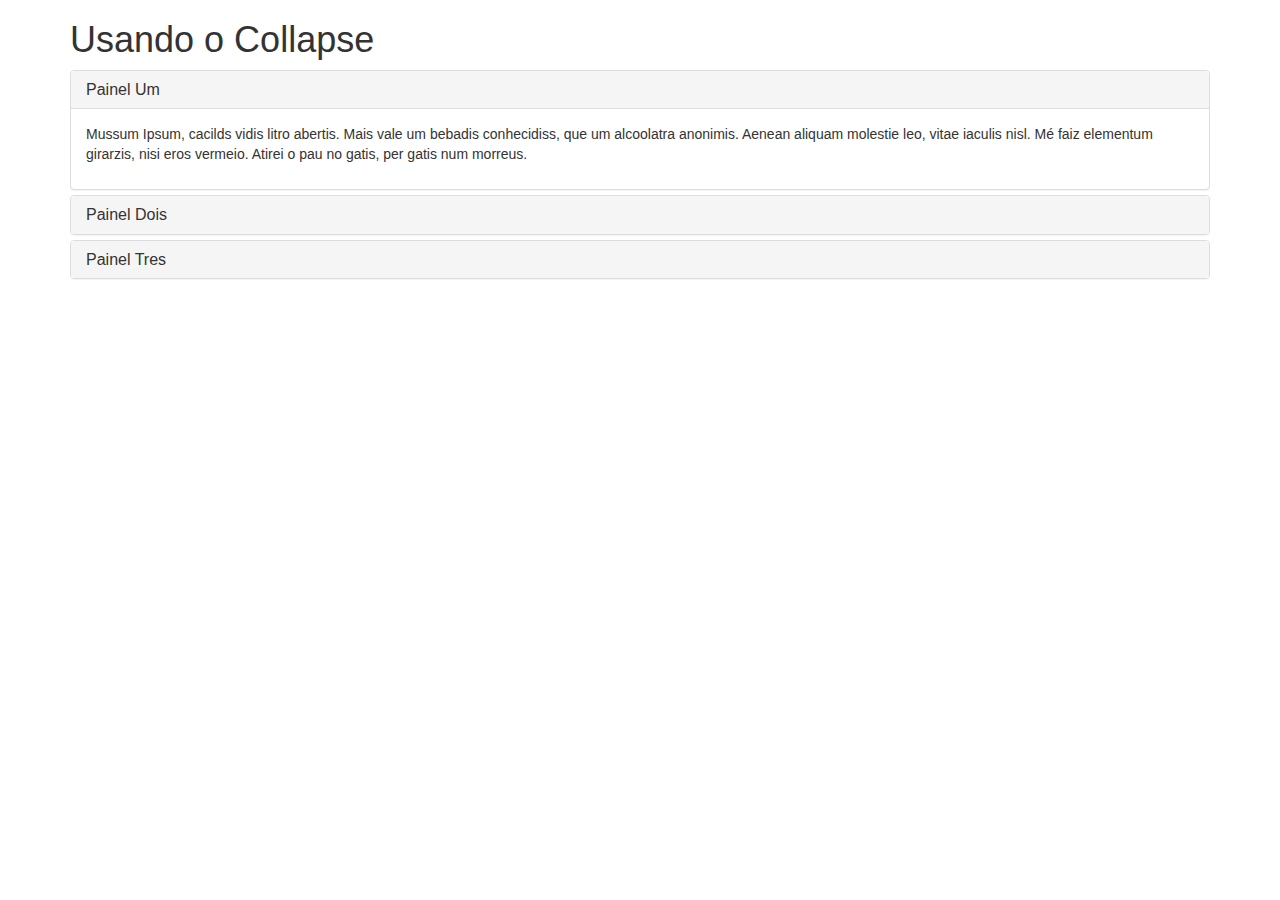
<file: collapse/index.html>
<!DOCTYPE html>
<html>
<head>
	<meta charset="utf-8">
	<meta name="viewport" content="width=device-width, initial-scale=1">
	<title>tabs</title>
	<link rel="stylesheet" href="https://maxcdn.bootstrapcdn.com/bootstrap/3.3.7/css/bootstrap.min.css" integrity="sha384-BVYiiSIFeK1dGmJRAkycuHAHRg32OmUcww7on3RYdg4Va+PmSTsz/K68vbdEjh4u" crossorigin="anonymous">
</head>
<body>

	<div class="container">
		<h1>Usando o Collapse</h1>

		<div class="panel-group" id="accordion">
			<div class="panel panel-default">	
				<div class="panel-heading">
					<h4 class="panel-title">
						<a href="#painelUm" data-toggle="collapse" data-parent="#accordion">Painel Um</a>
					</h4>
				</div>

				<div  class="panel-collapse collapse in" id="painelUm">
					<div class="panel-body">
						<p>
						Mussum Ipsum, cacilds vidis litro abertis. Mais vale um bebadis conhecidiss, que um alcoolatra anonimis. Aenean aliquam molestie leo, vitae iaculis nisl. Mé faiz elementum girarzis, nisi eros vermeio. Atirei o pau no gatis, per gatis num morreus.
						</p>
					</div>
				</div>	
			</div>

			<div class="panel panel-default">	
				<div class="panel-heading">
					<h4 class="panel-title">
						<a href="#painelDois" data-toggle="collapse" data-parent="#accordion">Painel Dois</a>
					</h4>
				</div>

				<div  class="panel-collapse collapse" id="painelDois">
					<div class="panel-body">
						<p>
						PAINEL DOIS - Mussum Ipsum, cacilds vidis litro abertis. Mais vale um bebadis conhecidiss, que um alcoolatra anonimis. Aenean aliquam molestie leo, vitae iaculis nisl. Mé faiz elementum girarzis, nisi eros vermeio. Atirei o pau no gatis, per gatis num morreus.
						</p>
					</div>
				</div>	
			</div>

			<div class="panel panel-default">	
				<div class="panel-heading">
					<h4 class="panel-title">
						<a href="#painelTres" data-toggle="collapse" data-parent="#accordion">Painel Tres</a>
					</h4>
				</div>

				<div  class="panel-collapse collapse" id="painelTres">
					<div class="panel-body">
						<p>
						PAINEL TRÊS - Mussum Ipsum, cacilds vidis litro abertis. Mais vale um bebadis conhecidiss, que um alcoolatra anonimis. Aenean aliquam molestie leo, vitae iaculis nisl. Mé faiz elementum girarzis, nisi eros vermeio. Atirei o pau no gatis, per gatis num morreus.
						</p>
					</div>
				</div>	
			</div>
		</div>

		

		
		

		
	</div>
	<script src="https://code.jquery.com/jquery-3.5.1.min.js"></script>
	<script src="../js/bootstrap.min.js"></script>
</body>
</html>
</file>
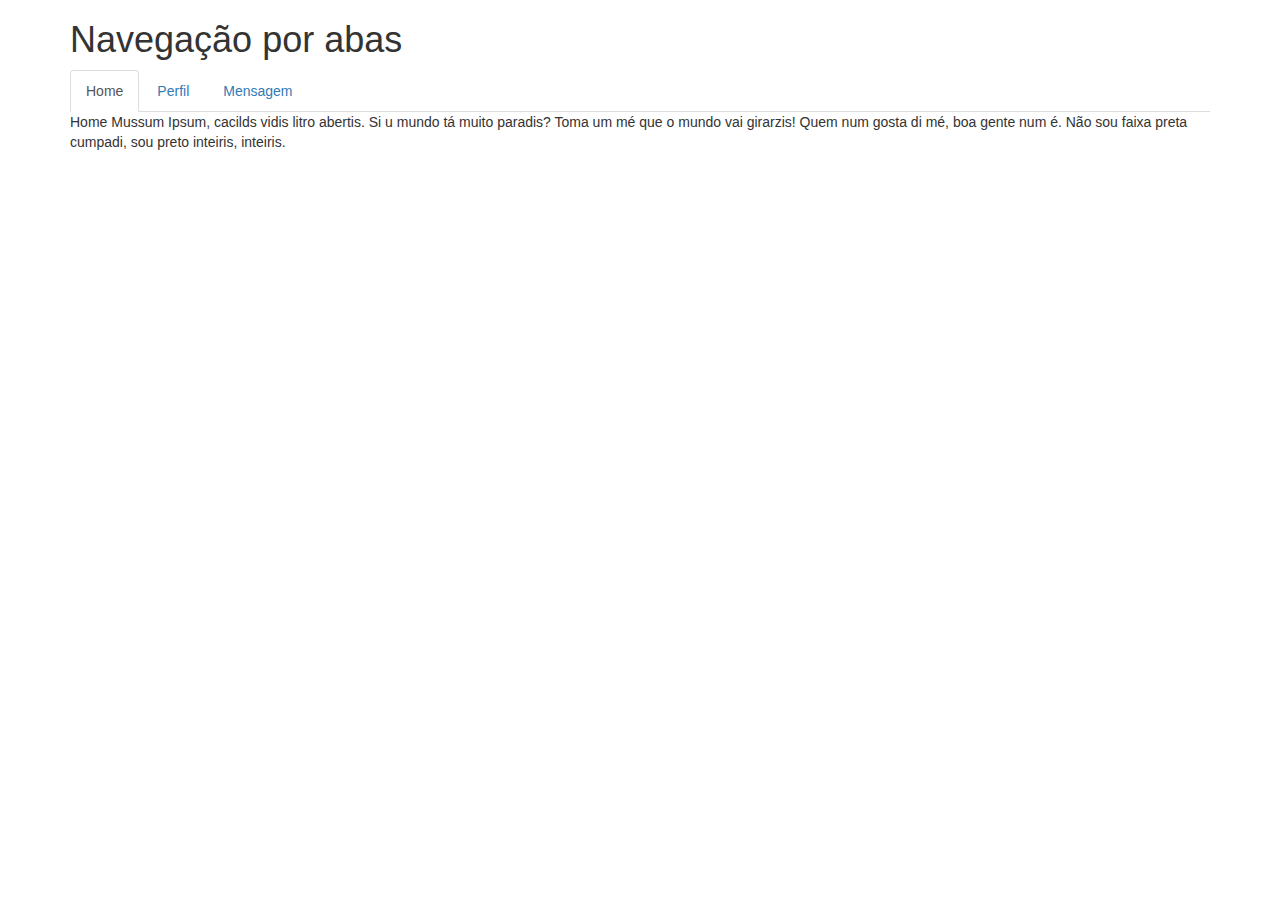
<file: nav-tabs/index.html>
<!DOCTYPE html>
<html>
<head>
	<meta charset="utf-8">
	<meta name="viewport" content="width=device-width, initial-scale=1">
	<title>tabs</title>
	<link rel="stylesheet" href="https://maxcdn.bootstrapcdn.com/bootstrap/3.3.7/css/bootstrap.min.css" integrity="sha384-BVYiiSIFeK1dGmJRAkycuHAHRg32OmUcww7on3RYdg4Va+PmSTsz/K68vbdEjh4u" crossorigin="anonymous">
</head>
<body>

	<div class="container">
		<h1>Navegação por abas</h1>

		<div class="navegacao-abas">
      <ul class="nav nav-tabs">
        <li class="active"><a href="#home" data-toggle="tab">Home</a></li>
        <li><a href="#perfil" data-toggle="tab">Perfil</a></li>
        <li><a href="#mensagem" data-toggle="tab">Mensagem</a></li>
      </ul>

			<div class="tab-content">
        <div class="tab-pane fade in active" id="home">
          Home Mussum Ipsum, cacilds vidis litro abertis. Si u mundo tá muito paradis? Toma um mé que o mundo vai girarzis! Quem num gosta di mé, boa gente num é. Não sou faixa preta cumpadi, sou preto inteiris, inteiris.
        </div>

        <div class="tab-pane fade" id="perfil">
          Perfil Mussum Ipsum, cacilds vidis litro abertis. Si u mundo tá muito paradis? Toma um mé que o mundo vai girarzis! Quem num gosta di mé, boa gente num é. Não sou faixa preta cumpadi, sou preto inteiris, inteiris.
        </div>

        <div class="tab-pane fade" id="mensagem">
          Mensagem Mussum Ipsum, cacilds vidis litro abertis. Si u mundo tá muito paradis? Toma um mé que o mundo vai girarzis! Quem num gosta di mé, boa gente num é. Não sou faixa preta cumpadi, sou preto inteiris, inteiris.
        </div>
      </div>
		</div>
	</div>
	<script src="https://code.jquery.com/jquery-3.5.1.min.js"></script>
	<script src="../js/bootstrap.min.js"></script>
</body>
</html>
</file>
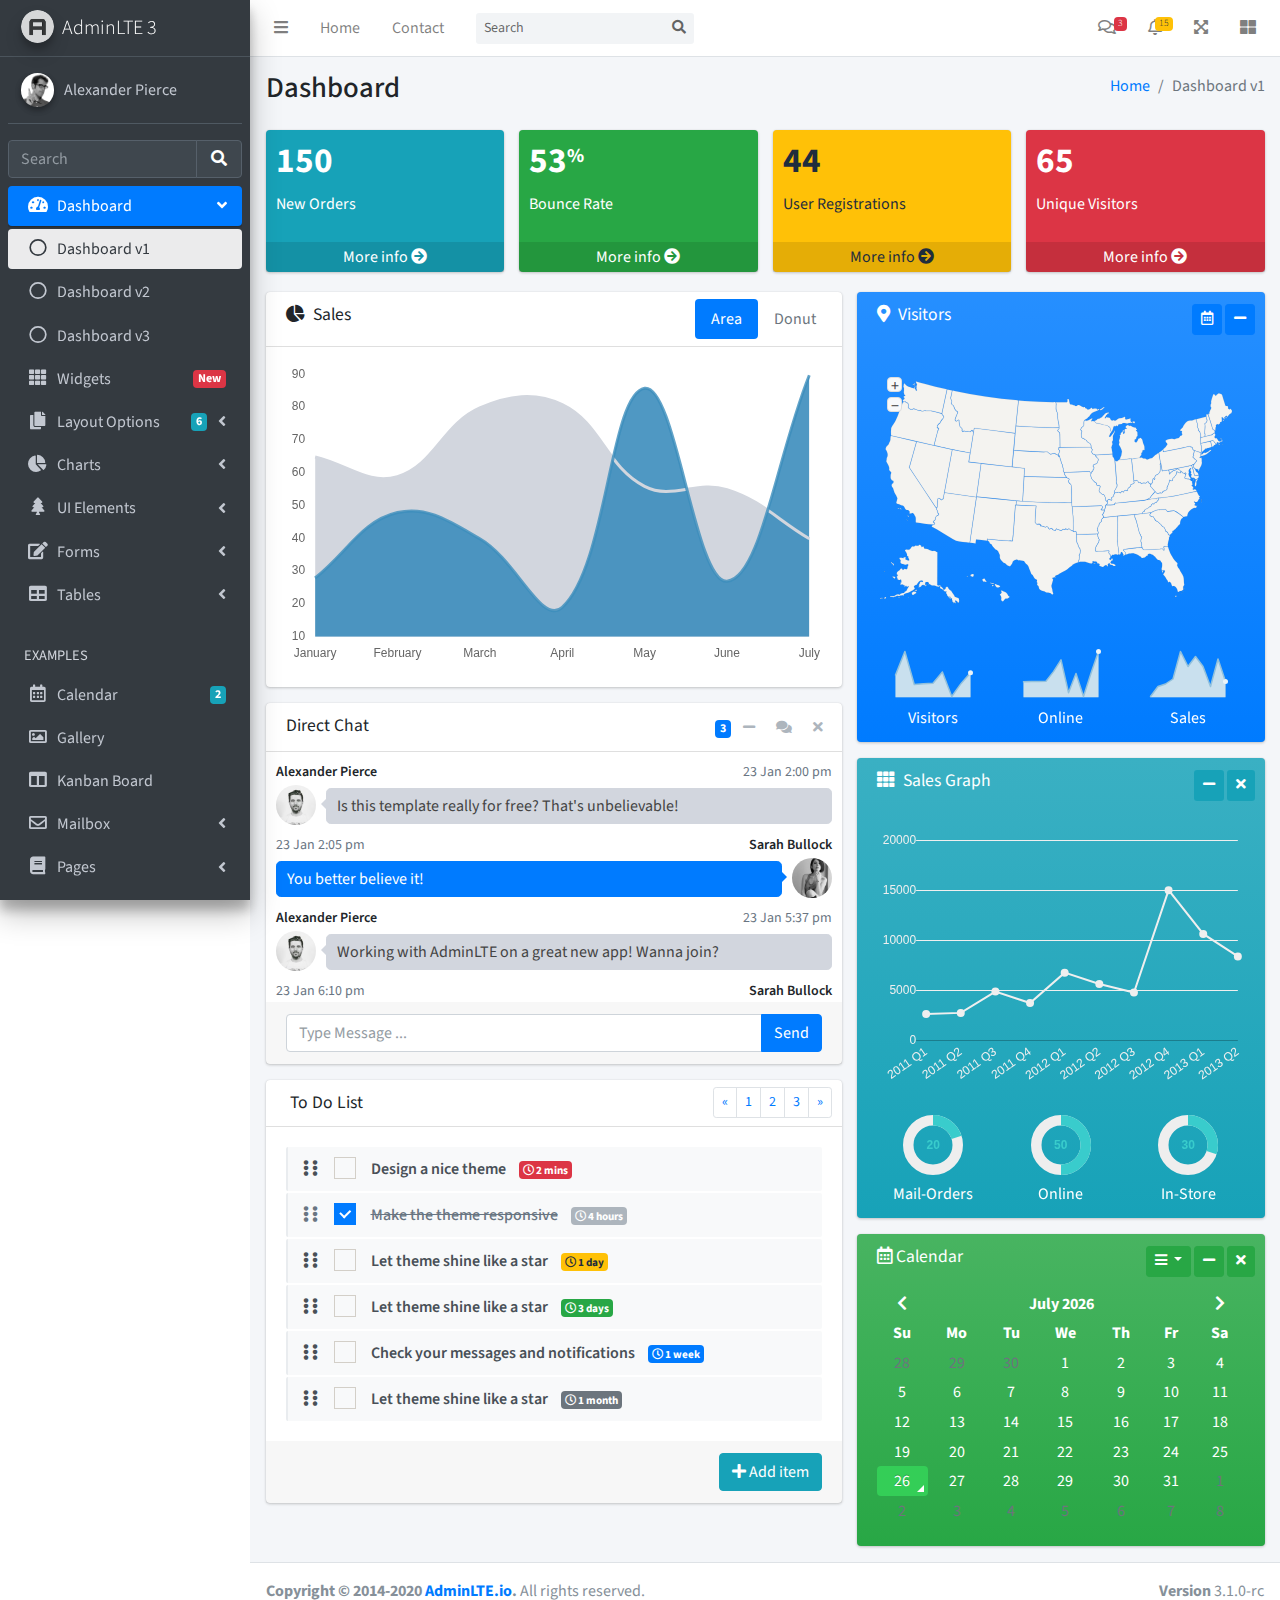
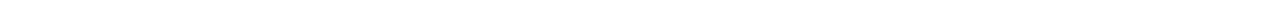
<file: almsaeed-studio/AdminLTE-3.1.0-rc/index.html>
<!DOCTYPE html>
<html lang="en">
<head>
  <meta charset="utf-8">
  <meta name="viewport" content="width=device-width, initial-scale=1">
  <title>AdminLTE 3 | Dashboard</title>

  <!-- Google Font: Source Sans Pro -->
  <link rel="stylesheet" href="https://fonts.googleapis.com/css?family=Source+Sans+Pro:300,400,400i,700&display=fallback">
  <!-- Font Awesome -->
  <link rel="stylesheet" href="plugins/fontawesome-free/css/all.min.css">
  <!-- Ionicons -->
  <link rel="stylesheet" href="https://code.ionicframework.com/ionicons/2.0.1/css/ionicons.min.css">
  <!-- Tempusdominus Bootstrap 4 -->
  <link rel="stylesheet" href="plugins/tempusdominus-bootstrap-4/css/tempusdominus-bootstrap-4.min.css">
  <!-- iCheck -->
  <link rel="stylesheet" href="plugins/icheck-bootstrap/icheck-bootstrap.min.css">
  <!-- JQVMap -->
  <link rel="stylesheet" href="plugins/jqvmap/jqvmap.min.css">
  <!-- Theme style -->
  <link rel="stylesheet" href="dist/css/adminlte.min.css">
  <!-- overlayScrollbars -->
  <link rel="stylesheet" href="plugins/overlayScrollbars/css/OverlayScrollbars.min.css">
  <!-- Daterange picker -->
  <link rel="stylesheet" href="plugins/daterangepicker/daterangepicker.css">
  <!-- summernote -->
  <link rel="stylesheet" href="plugins/summernote/summernote-bs4.min.css">
</head>
<body class="hold-transition sidebar-mini layout-fixed">
<div class="wrapper">

  <!-- Navbar -->
  <nav class="main-header navbar navbar-expand navbar-white navbar-light">
    <!-- Left navbar links -->
    <ul class="navbar-nav">
      <li class="nav-item">
        <a class="nav-link" data-widget="pushmenu" href="#" role="button"><i class="fas fa-bars"></i></a>
      </li>
      <li class="nav-item d-none d-sm-inline-block">
        <a href="index3.html" class="nav-link">Home</a>
      </li>
      <li class="nav-item d-none d-sm-inline-block">
        <a href="#" class="nav-link">Contact</a>
      </li>
    </ul>

    <!-- SEARCH FORM -->
    <form class="form-inline ml-3">
      <div class="input-group input-group-sm">
        <input class="form-control form-control-navbar" type="search" placeholder="Search" aria-label="Search">
        <div class="input-group-append">
          <button class="btn btn-navbar" type="submit">
            <i class="fas fa-search"></i>
          </button>
        </div>
      </div>
    </form>

    <!-- Right navbar links -->
    <ul class="navbar-nav ml-auto">
      <!-- Messages Dropdown Menu -->
      <li class="nav-item dropdown">
        <a class="nav-link" data-toggle="dropdown" href="#">
          <i class="far fa-comments"></i>
          <span class="badge badge-danger navbar-badge">3</span>
        </a>
        <div class="dropdown-menu dropdown-menu-lg dropdown-menu-right">
          <a href="#" class="dropdown-item">
            <!-- Message Start -->
            <div class="media">
              <img src="dist/img/user1-128x128.jpg" alt="User Avatar" class="img-size-50 mr-3 img-circle">
              <div class="media-body">
                <h3 class="dropdown-item-title">
                  Brad Diesel
                  <span class="float-right text-sm text-danger"><i class="fas fa-star"></i></span>
                </h3>
                <p class="text-sm">Call me whenever you can...</p>
                <p class="text-sm text-muted"><i class="far fa-clock mr-1"></i> 4 Hours Ago</p>
              </div>
            </div>
            <!-- Message End -->
          </a>
          <div class="dropdown-divider"></div>
          <a href="#" class="dropdown-item">
            <!-- Message Start -->
            <div class="media">
              <img src="dist/img/user8-128x128.jpg" alt="User Avatar" class="img-size-50 img-circle mr-3">
              <div class="media-body">
                <h3 class="dropdown-item-title">
                  John Pierce
                  <span class="float-right text-sm text-muted"><i class="fas fa-star"></i></span>
                </h3>
                <p class="text-sm">I got your message bro</p>
                <p class="text-sm text-muted"><i class="far fa-clock mr-1"></i> 4 Hours Ago</p>
              </div>
            </div>
            <!-- Message End -->
          </a>
          <div class="dropdown-divider"></div>
          <a href="#" class="dropdown-item">
            <!-- Message Start -->
            <div class="media">
              <img src="dist/img/user3-128x128.jpg" alt="User Avatar" class="img-size-50 img-circle mr-3">
              <div class="media-body">
                <h3 class="dropdown-item-title">
                  Nora Silvester
                  <span class="float-right text-sm text-warning"><i class="fas fa-star"></i></span>
                </h3>
                <p class="text-sm">The subject goes here</p>
                <p class="text-sm text-muted"><i class="far fa-clock mr-1"></i> 4 Hours Ago</p>
              </div>
            </div>
            <!-- Message End -->
          </a>
          <div class="dropdown-divider"></div>
          <a href="#" class="dropdown-item dropdown-footer">See All Messages</a>
        </div>
      </li>
      <!-- Notifications Dropdown Menu -->
      <li class="nav-item dropdown">
        <a class="nav-link" data-toggle="dropdown" href="#">
          <i class="far fa-bell"></i>
          <span class="badge badge-warning navbar-badge">15</span>
        </a>
        <div class="dropdown-menu dropdown-menu-lg dropdown-menu-right">
          <span class="dropdown-item dropdown-header">15 Notifications</span>
          <div class="dropdown-divider"></div>
          <a href="#" class="dropdown-item">
            <i class="fas fa-envelope mr-2"></i> 4 new messages
            <span class="float-right text-muted text-sm">3 mins</span>
          </a>
          <div class="dropdown-divider"></div>
          <a href="#" class="dropdown-item">
            <i class="fas fa-users mr-2"></i> 8 friend requests
            <span class="float-right text-muted text-sm">12 hours</span>
          </a>
          <div class="dropdown-divider"></div>
          <a href="#" class="dropdown-item">
            <i class="fas fa-file mr-2"></i> 3 new reports
            <span class="float-right text-muted text-sm">2 days</span>
          </a>
          <div class="dropdown-divider"></div>
          <a href="#" class="dropdown-item dropdown-footer">See All Notifications</a>
        </div>
      </li>
      <li class="nav-item">
        <a class="nav-link" data-widget="fullscreen" href="#" role="button">
          <i class="fas fa-expand-arrows-alt"></i>
        </a>
      </li>
      <li class="nav-item">
        <a class="nav-link" data-widget="control-sidebar" data-slide="true" href="#" role="button">
          <i class="fas fa-th-large"></i>
        </a>
      </li>
    </ul>
  </nav>
  <!-- /.navbar -->

  <!-- Main Sidebar Container -->
  <aside class="main-sidebar sidebar-dark-primary elevation-4">
    <!-- Brand Logo -->
    <a href="index3.html" class="brand-link">
      <img src="dist/img/AdminLTELogo.png" alt="AdminLTE Logo" class="brand-image img-circle elevation-3" style="opacity: .8">
      <span class="brand-text font-weight-light">AdminLTE 3</span>
    </a>

    <!-- Sidebar -->
    <div class="sidebar">
      <!-- Sidebar user panel (optional) -->
      <div class="user-panel mt-3 pb-3 mb-3 d-flex">
        <div class="image">
          <img src="dist/img/user2-160x160.jpg" class="img-circle elevation-2" alt="User Image">
        </div>
        <div class="info">
          <a href="#" class="d-block">Alexander Pierce</a>
        </div>
      </div>

      <!-- SidebarSearch Form -->
      <div class="form-inline">
        <div class="input-group" data-widget="sidebar-search">
          <input class="form-control form-control-sidebar" type="search" placeholder="Search" aria-label="Search">
          <div class="input-group-append">
            <button class="btn btn-sidebar">
              <i class="fas fa-search fa-fw"></i>
            </button>
          </div>
        </div>
      </div>

      <!-- Sidebar Menu -->
      <nav class="mt-2">
        <ul class="nav nav-pills nav-sidebar flex-column" data-widget="treeview" role="menu" data-accordion="false">
          <!-- Add icons to the links using the .nav-icon class
               with font-awesome or any other icon font library -->
          <li class="nav-item menu-open">
            <a href="#" class="nav-link active">
              <i class="nav-icon fas fa-tachometer-alt"></i>
              <p>
                Dashboard
                <i class="right fas fa-angle-left"></i>
              </p>
            </a>
            <ul class="nav nav-treeview">
              <li class="nav-item">
                <a href="./index.html" class="nav-link active">
                  <i class="far fa-circle nav-icon"></i>
                  <p>Dashboard v1</p>
                </a>
              </li>
              <li class="nav-item">
                <a href="./index2.html" class="nav-link">
                  <i class="far fa-circle nav-icon"></i>
                  <p>Dashboard v2</p>
                </a>
              </li>
              <li class="nav-item">
                <a href="./index3.html" class="nav-link">
                  <i class="far fa-circle nav-icon"></i>
                  <p>Dashboard v3</p>
                </a>
              </li>
            </ul>
          </li>
          <li class="nav-item">
            <a href="pages/widgets.html" class="nav-link">
              <i class="nav-icon fas fa-th"></i>
              <p>
                Widgets
                <span class="right badge badge-danger">New</span>
              </p>
            </a>
          </li>
          <li class="nav-item">
            <a href="#" class="nav-link">
              <i class="nav-icon fas fa-copy"></i>
              <p>
                Layout Options
                <i class="fas fa-angle-left right"></i>
                <span class="badge badge-info right">6</span>
              </p>
            </a>
            <ul class="nav nav-treeview">
              <li class="nav-item">
                <a href="pages/layout/top-nav.html" class="nav-link">
                  <i class="far fa-circle nav-icon"></i>
                  <p>Top Navigation</p>
                </a>
              </li>
              <li class="nav-item">
                <a href="pages/layout/top-nav-sidebar.html" class="nav-link">
                  <i class="far fa-circle nav-icon"></i>
                  <p>Top Navigation + Sidebar</p>
                </a>
              </li>
              <li class="nav-item">
                <a href="pages/layout/boxed.html" class="nav-link">
                  <i class="far fa-circle nav-icon"></i>
                  <p>Boxed</p>
                </a>
              </li>
              <li class="nav-item">
                <a href="pages/layout/fixed-sidebar.html" class="nav-link">
                  <i class="far fa-circle nav-icon"></i>
                  <p>Fixed Sidebar</p>
                </a>
              </li>
              <li class="nav-item">
                <a href="pages/layout/fixed-sidebar-custom.html" class="nav-link">
                  <i class="far fa-circle nav-icon"></i>
                  <p>Fixed Sidebar <small>+ Custom Area</small></p>
                </a>
              </li>
              <li class="nav-item">
                <a href="pages/layout/fixed-topnav.html" class="nav-link">
                  <i class="far fa-circle nav-icon"></i>
                  <p>Fixed Navbar</p>
                </a>
              </li>
              <li class="nav-item">
                <a href="pages/layout/fixed-footer.html" class="nav-link">
                  <i class="far fa-circle nav-icon"></i>
                  <p>Fixed Footer</p>
                </a>
              </li>
              <li class="nav-item">
                <a href="pages/layout/collapsed-sidebar.html" class="nav-link">
                  <i class="far fa-circle nav-icon"></i>
                  <p>Collapsed Sidebar</p>
                </a>
              </li>
            </ul>
          </li>
          <li class="nav-item">
            <a href="#" class="nav-link">
              <i class="nav-icon fas fa-chart-pie"></i>
              <p>
                Charts
                <i class="right fas fa-angle-left"></i>
              </p>
            </a>
            <ul class="nav nav-treeview">
              <li class="nav-item">
                <a href="pages/charts/chartjs.html" class="nav-link">
                  <i class="far fa-circle nav-icon"></i>
                  <p>ChartJS</p>
                </a>
              </li>
              <li class="nav-item">
                <a href="pages/charts/flot.html" class="nav-link">
                  <i class="far fa-circle nav-icon"></i>
                  <p>Flot</p>
                </a>
              </li>
              <li class="nav-item">
                <a href="pages/charts/inline.html" class="nav-link">
                  <i class="far fa-circle nav-icon"></i>
                  <p>Inline</p>
                </a>
              </li>
              <li class="nav-item">
                <a href="pages/charts/uplot.html" class="nav-link">
                  <i class="far fa-circle nav-icon"></i>
                  <p>uPlot</p>
                </a>
              </li>
            </ul>
          </li>
          <li class="nav-item">
            <a href="#" class="nav-link">
              <i class="nav-icon fas fa-tree"></i>
              <p>
                UI Elements
                <i class="fas fa-angle-left right"></i>
              </p>
            </a>
            <ul class="nav nav-treeview">
              <li class="nav-item">
                <a href="pages/UI/general.html" class="nav-link">
                  <i class="far fa-circle nav-icon"></i>
                  <p>General</p>
                </a>
              </li>
              <li class="nav-item">
                <a href="pages/UI/icons.html" class="nav-link">
                  <i class="far fa-circle nav-icon"></i>
                  <p>Icons</p>
                </a>
              </li>
              <li class="nav-item">
                <a href="pages/UI/buttons.html" class="nav-link">
                  <i class="far fa-circle nav-icon"></i>
                  <p>Buttons</p>
                </a>
              </li>
              <li class="nav-item">
                <a href="pages/UI/sliders.html" class="nav-link">
                  <i class="far fa-circle nav-icon"></i>
                  <p>Sliders</p>
                </a>
              </li>
              <li class="nav-item">
                <a href="pages/UI/modals.html" class="nav-link">
                  <i class="far fa-circle nav-icon"></i>
                  <p>Modals & Alerts</p>
                </a>
              </li>
              <li class="nav-item">
                <a href="pages/UI/navbar.html" class="nav-link">
                  <i class="far fa-circle nav-icon"></i>
                  <p>Navbar & Tabs</p>
                </a>
              </li>
              <li class="nav-item">
                <a href="pages/UI/timeline.html" class="nav-link">
                  <i class="far fa-circle nav-icon"></i>
                  <p>Timeline</p>
                </a>
              </li>
              <li class="nav-item">
                <a href="pages/UI/ribbons.html" class="nav-link">
                  <i class="far fa-circle nav-icon"></i>
                  <p>Ribbons</p>
                </a>
              </li>
            </ul>
          </li>
          <li class="nav-item">
            <a href="#" class="nav-link">
              <i class="nav-icon fas fa-edit"></i>
              <p>
                Forms
                <i class="fas fa-angle-left right"></i>
              </p>
            </a>
            <ul class="nav nav-treeview">
              <li class="nav-item">
                <a href="pages/forms/general.html" class="nav-link">
                  <i class="far fa-circle nav-icon"></i>
                  <p>General Elements</p>
                </a>
              </li>
              <li class="nav-item">
                <a href="pages/forms/advanced.html" class="nav-link">
                  <i class="far fa-circle nav-icon"></i>
                  <p>Advanced Elements</p>
                </a>
              </li>
              <li class="nav-item">
                <a href="pages/forms/editors.html" class="nav-link">
                  <i class="far fa-circle nav-icon"></i>
                  <p>Editors</p>
                </a>
              </li>
              <li class="nav-item">
                <a href="pages/forms/validation.html" class="nav-link">
                  <i class="far fa-circle nav-icon"></i>
                  <p>Validation</p>
                </a>
              </li>
            </ul>
          </li>
          <li class="nav-item">
            <a href="#" class="nav-link">
              <i class="nav-icon fas fa-table"></i>
              <p>
                Tables
                <i class="fas fa-angle-left right"></i>
              </p>
            </a>
            <ul class="nav nav-treeview">
              <li class="nav-item">
                <a href="pages/tables/simple.html" class="nav-link">
                  <i class="far fa-circle nav-icon"></i>
                  <p>Simple Tables</p>
                </a>
              </li>
              <li class="nav-item">
                <a href="pages/tables/data.html" class="nav-link">
                  <i class="far fa-circle nav-icon"></i>
                  <p>DataTables</p>
                </a>
              </li>
              <li class="nav-item">
                <a href="pages/tables/jsgrid.html" class="nav-link">
                  <i class="far fa-circle nav-icon"></i>
                  <p>jsGrid</p>
                </a>
              </li>
            </ul>
          </li>
          <li class="nav-header">EXAMPLES</li>
          <li class="nav-item">
            <a href="pages/calendar.html" class="nav-link">
              <i class="nav-icon far fa-calendar-alt"></i>
              <p>
                Calendar
                <span class="badge badge-info right">2</span>
              </p>
            </a>
          </li>
          <li class="nav-item">
            <a href="pages/gallery.html" class="nav-link">
              <i class="nav-icon far fa-image"></i>
              <p>
                Gallery
              </p>
            </a>
          </li>
          <li class="nav-item">
            <a href="pages/kanban.html" class="nav-link">
              <i class="nav-icon fas fa-columns"></i>
              <p>
                Kanban Board
              </p>
            </a>
          </li>
          <li class="nav-item">
            <a href="#" class="nav-link">
              <i class="nav-icon far fa-envelope"></i>
              <p>
                Mailbox
                <i class="fas fa-angle-left right"></i>
              </p>
            </a>
            <ul class="nav nav-treeview">
              <li class="nav-item">
                <a href="pages/mailbox/mailbox.html" class="nav-link">
                  <i class="far fa-circle nav-icon"></i>
                  <p>Inbox</p>
                </a>
              </li>
              <li class="nav-item">
                <a href="pages/mailbox/compose.html" class="nav-link">
                  <i class="far fa-circle nav-icon"></i>
                  <p>Compose</p>
                </a>
              </li>
              <li class="nav-item">
                <a href="pages/mailbox/read-mail.html" class="nav-link">
                  <i class="far fa-circle nav-icon"></i>
                  <p>Read</p>
                </a>
              </li>
            </ul>
          </li>
          <li class="nav-item">
            <a href="#" class="nav-link">
              <i class="nav-icon fas fa-book"></i>
              <p>
                Pages
                <i class="fas fa-angle-left right"></i>
              </p>
            </a>
            <ul class="nav nav-treeview">
              <li class="nav-item">
                <a href="pages/examples/invoice.html" class="nav-link">
                  <i class="far fa-circle nav-icon"></i>
                  <p>Invoice</p>
                </a>
              </li>
              <li class="nav-item">
                <a href="pages/examples/profile.html" class="nav-link">
                  <i class="far fa-circle nav-icon"></i>
                  <p>Profile</p>
                </a>
              </li>
              <li class="nav-item">
                <a href="pages/examples/e-commerce.html" class="nav-link">
                  <i class="far fa-circle nav-icon"></i>
                  <p>E-commerce</p>
                </a>
              </li>
              <li class="nav-item">
                <a href="pages/examples/projects.html" class="nav-link">
                  <i class="far fa-circle nav-icon"></i>
                  <p>Projects</p>
                </a>
              </li>
              <li class="nav-item">
                <a href="pages/examples/project-add.html" class="nav-link">
                  <i class="far fa-circle nav-icon"></i>
                  <p>Project Add</p>
                </a>
              </li>
              <li class="nav-item">
                <a href="pages/examples/project-edit.html" class="nav-link">
                  <i class="far fa-circle nav-icon"></i>
                  <p>Project Edit</p>
                </a>
              </li>
              <li class="nav-item">
                <a href="pages/examples/project-detail.html" class="nav-link">
                  <i class="far fa-circle nav-icon"></i>
                  <p>Project Detail</p>
                </a>
              </li>
              <li class="nav-item">
                <a href="pages/examples/contacts.html" class="nav-link">
                  <i class="far fa-circle nav-icon"></i>
                  <p>Contacts</p>
                </a>
              </li>
              <li class="nav-item">
                <a href="pages/examples/faq.html" class="nav-link">
                  <i class="far fa-circle nav-icon"></i>
                  <p>FAQ</p>
                </a>
              </li>
              <li class="nav-item">
                <a href="pages/examples/contact-us.html" class="nav-link">
                  <i class="far fa-circle nav-icon"></i>
                  <p>Contact us</p>
                </a>
              </li>
            </ul>
          </li>
          <li class="nav-item">
            <a href="#" class="nav-link">
              <i class="nav-icon far fa-plus-square"></i>
              <p>
                Extras
                <i class="fas fa-angle-left right"></i>
              </p>
            </a>
            <ul class="nav nav-treeview">
              <li class="nav-item">
                <a href="#" class="nav-link">
                  <i class="far fa-circle nav-icon"></i>
                  <p>
                    Login & Register v1
                    <i class="fas fa-angle-left right"></i>
                  </p>
                </a>
                <ul class="nav nav-treeview">
                  <li class="nav-item">
                    <a href="pages/examples/login.html" class="nav-link">
                      <i class="far fa-circle nav-icon"></i>
                      <p>Login v1</p>
                    </a>
                  </li>
                  <li class="nav-item">
                    <a href="pages/examples/register.html" class="nav-link">
                      <i class="far fa-circle nav-icon"></i>
                      <p>Register v1</p>
                    </a>
                  </li>
                  <li class="nav-item">
                    <a href="pages/examples/forgot-password.html" class="nav-link">
                      <i class="far fa-circle nav-icon"></i>
                      <p>Forgot Password v1</p>
                    </a>
                  </li>
                  <li class="nav-item">
                    <a href="pages/examples/recover-password.html" class="nav-link">
                      <i class="far fa-circle nav-icon"></i>
                      <p>Recover Password v1</p>
                    </a>
                  </li>
                </ul>
              </li>
              <li class="nav-item">
                <a href="#" class="nav-link">
                  <i class="far fa-circle nav-icon"></i>
                  <p>
                    Login & Register v2
                    <i class="fas fa-angle-left right"></i>
                  </p>
                </a>
                <ul class="nav nav-treeview">
                  <li class="nav-item">
                    <a href="pages/examples/login-v2.html" class="nav-link">
                      <i class="far fa-circle nav-icon"></i>
                      <p>Login v2</p>
                    </a>
                  </li>
                  <li class="nav-item">
                    <a href="pages/examples/register-v2.html" class="nav-link">
                      <i class="far fa-circle nav-icon"></i>
                      <p>Register v2</p>
                    </a>
                  </li>
                  <li class="nav-item">
                    <a href="pages/examples/forgot-password-v2.html" class="nav-link">
                      <i class="far fa-circle nav-icon"></i>
                      <p>Forgot Password v2</p>
                    </a>
                  </li>
                  <li class="nav-item">
                    <a href="pages/examples/recover-password-v2.html" class="nav-link">
                      <i class="far fa-circle nav-icon"></i>
                      <p>Recover Password v2</p>
                    </a>
                  </li>
                </ul>
              </li>
              <li class="nav-item">
                <a href="pages/examples/lockscreen.html" class="nav-link">
                  <i class="far fa-circle nav-icon"></i>
                  <p>Lockscreen</p>
                </a>
              </li>
              <li class="nav-item">
                <a href="pages/examples/legacy-user-menu.html" class="nav-link">
                  <i class="far fa-circle nav-icon"></i>
                  <p>Legacy User Menu</p>
                </a>
              </li>
              <li class="nav-item">
                <a href="pages/examples/language-menu.html" class="nav-link">
                  <i class="far fa-circle nav-icon"></i>
                  <p>Language Menu</p>
                </a>
              </li>
              <li class="nav-item">
                <a href="pages/examples/404.html" class="nav-link">
                  <i class="far fa-circle nav-icon"></i>
                  <p>Error 404</p>
                </a>
              </li>
              <li class="nav-item">
                <a href="pages/examples/500.html" class="nav-link">
                  <i class="far fa-circle nav-icon"></i>
                  <p>Error 500</p>
                </a>
              </li>
              <li class="nav-item">
                <a href="pages/examples/pace.html" class="nav-link">
                  <i class="far fa-circle nav-icon"></i>
                  <p>Pace</p>
                </a>
              </li>
              <li class="nav-item">
                <a href="pages/examples/blank.html" class="nav-link">
                  <i class="far fa-circle nav-icon"></i>
                  <p>Blank Page</p>
                </a>
              </li>
              <li class="nav-item">
                <a href="starter.html" class="nav-link">
                  <i class="far fa-circle nav-icon"></i>
                  <p>Starter Page</p>
                </a>
              </li>
            </ul>
          </li>
          <li class="nav-item">
            <a href="#" class="nav-link">
              <i class="nav-icon fas fa-search"></i>
              <p>
                Search
                <i class="fas fa-angle-left right"></i>
              </p>
            </a>
            <ul class="nav nav-treeview">
              <li class="nav-item">
                <a href="pages/search/simple.html" class="nav-link">
                  <i class="far fa-circle nav-icon"></i>
                  <p>Simple Search</p>
                </a>
              </li>
              <li class="nav-item">
                <a href="pages/search/enhanced.html" class="nav-link">
                  <i class="far fa-circle nav-icon"></i>
                  <p>Enhanced</p>
                </a>
              </li>
            </ul>
          </li>
          <li class="nav-header">MISCELLANEOUS</li>
          <li class="nav-item">
            <a href="iframe.html" class="nav-link">
              <i class="nav-icon fas fa-ellipsis-h"></i>
              <p>Tabbed IFrame Plugin</p>
            </a>
          </li>
          <li class="nav-item">
            <a href="https://adminlte.io/docs/3.1/" class="nav-link">
              <i class="nav-icon fas fa-file"></i>
              <p>Documentation</p>
            </a>
          </li>
          <li class="nav-header">MULTI LEVEL EXAMPLE</li>
          <li class="nav-item">
            <a href="#" class="nav-link">
              <i class="fas fa-circle nav-icon"></i>
              <p>Level 1</p>
            </a>
          </li>
          <li class="nav-item">
            <a href="#" class="nav-link">
              <i class="nav-icon fas fa-circle"></i>
              <p>
                Level 1
                <i class="right fas fa-angle-left"></i>
              </p>
            </a>
            <ul class="nav nav-treeview">
              <li class="nav-item">
                <a href="#" class="nav-link">
                  <i class="far fa-circle nav-icon"></i>
                  <p>Level 2</p>
                </a>
              </li>
              <li class="nav-item">
                <a href="#" class="nav-link">
                  <i class="far fa-circle nav-icon"></i>
                  <p>
                    Level 2
                    <i class="right fas fa-angle-left"></i>
                  </p>
                </a>
                <ul class="nav nav-treeview">
                  <li class="nav-item">
                    <a href="#" class="nav-link">
                      <i class="far fa-dot-circle nav-icon"></i>
                      <p>Level 3</p>
                    </a>
                  </li>
                  <li class="nav-item">
                    <a href="#" class="nav-link">
                      <i class="far fa-dot-circle nav-icon"></i>
                      <p>Level 3</p>
                    </a>
                  </li>
                  <li class="nav-item">
                    <a href="#" class="nav-link">
                      <i class="far fa-dot-circle nav-icon"></i>
                      <p>Level 3</p>
                    </a>
                  </li>
                </ul>
              </li>
              <li class="nav-item">
                <a href="#" class="nav-link">
                  <i class="far fa-circle nav-icon"></i>
                  <p>Level 2</p>
                </a>
              </li>
            </ul>
          </li>
          <li class="nav-item">
            <a href="#" class="nav-link">
              <i class="fas fa-circle nav-icon"></i>
              <p>Level 1</p>
            </a>
          </li>
          <li class="nav-header">LABELS</li>
          <li class="nav-item">
            <a href="#" class="nav-link">
              <i class="nav-icon far fa-circle text-danger"></i>
              <p class="text">Important</p>
            </a>
          </li>
          <li class="nav-item">
            <a href="#" class="nav-link">
              <i class="nav-icon far fa-circle text-warning"></i>
              <p>Warning</p>
            </a>
          </li>
          <li class="nav-item">
            <a href="#" class="nav-link">
              <i class="nav-icon far fa-circle text-info"></i>
              <p>Informational</p>
            </a>
          </li>
        </ul>
      </nav>
      <!-- /.sidebar-menu -->
    </div>
    <!-- /.sidebar -->
  </aside>

  <!-- Content Wrapper. Contains page content -->
  <div class="content-wrapper">
    <!-- Content Header (Page header) -->
    <div class="content-header">
      <div class="container-fluid">
        <div class="row mb-2">
          <div class="col-sm-6">
            <h1 class="m-0">Dashboard</h1>
          </div><!-- /.col -->
          <div class="col-sm-6">
            <ol class="breadcrumb float-sm-right">
              <li class="breadcrumb-item"><a href="#">Home</a></li>
              <li class="breadcrumb-item active">Dashboard v1</li>
            </ol>
          </div><!-- /.col -->
        </div><!-- /.row -->
      </div><!-- /.container-fluid -->
    </div>
    <!-- /.content-header -->

    <!-- Main content -->
    <section class="content">
      <div class="container-fluid">
        <!-- Small boxes (Stat box) -->
        <div class="row">
          <div class="col-lg-3 col-6">
            <!-- small box -->
            <div class="small-box bg-info">
              <div class="inner">
                <h3>150</h3>

                <p>New Orders</p>
              </div>
              <div class="icon">
                <i class="ion ion-bag"></i>
              </div>
              <a href="#" class="small-box-footer">More info <i class="fas fa-arrow-circle-right"></i></a>
            </div>
          </div>
          <!-- ./col -->
          <div class="col-lg-3 col-6">
            <!-- small box -->
            <div class="small-box bg-success">
              <div class="inner">
                <h3>53<sup style="font-size: 20px">%</sup></h3>

                <p>Bounce Rate</p>
              </div>
              <div class="icon">
                <i class="ion ion-stats-bars"></i>
              </div>
              <a href="#" class="small-box-footer">More info <i class="fas fa-arrow-circle-right"></i></a>
            </div>
          </div>
          <!-- ./col -->
          <div class="col-lg-3 col-6">
            <!-- small box -->
            <div class="small-box bg-warning">
              <div class="inner">
                <h3>44</h3>

                <p>User Registrations</p>
              </div>
              <div class="icon">
                <i class="ion ion-person-add"></i>
              </div>
              <a href="#" class="small-box-footer">More info <i class="fas fa-arrow-circle-right"></i></a>
            </div>
          </div>
          <!-- ./col -->
          <div class="col-lg-3 col-6">
            <!-- small box -->
            <div class="small-box bg-danger">
              <div class="inner">
                <h3>65</h3>

                <p>Unique Visitors</p>
              </div>
              <div class="icon">
                <i class="ion ion-pie-graph"></i>
              </div>
              <a href="#" class="small-box-footer">More info <i class="fas fa-arrow-circle-right"></i></a>
            </div>
          </div>
          <!-- ./col -->
        </div>
        <!-- /.row -->
        <!-- Main row -->
        <div class="row">
          <!-- Left col -->
          <section class="col-lg-7 connectedSortable">
            <!-- Custom tabs (Charts with tabs)-->
            <div class="card">
              <div class="card-header">
                <h3 class="card-title">
                  <i class="fas fa-chart-pie mr-1"></i>
                  Sales
                </h3>
                <div class="card-tools">
                  <ul class="nav nav-pills ml-auto">
                    <li class="nav-item">
                      <a class="nav-link active" href="#revenue-chart" data-toggle="tab">Area</a>
                    </li>
                    <li class="nav-item">
                      <a class="nav-link" href="#sales-chart" data-toggle="tab">Donut</a>
                    </li>
                  </ul>
                </div>
              </div><!-- /.card-header -->
              <div class="card-body">
                <div class="tab-content p-0">
                  <!-- Morris chart - Sales -->
                  <div class="chart tab-pane active" id="revenue-chart"
                       style="position: relative; height: 300px;">
                      <canvas id="revenue-chart-canvas" height="300" style="height: 300px;"></canvas>
                   </div>
                  <div class="chart tab-pane" id="sales-chart" style="position: relative; height: 300px;">
                    <canvas id="sales-chart-canvas" height="300" style="height: 300px;"></canvas>
                  </div>
                </div>
              </div><!-- /.card-body -->
            </div>
            <!-- /.card -->

            <!-- DIRECT CHAT -->
            <div class="card direct-chat direct-chat-primary">
              <div class="card-header">
                <h3 class="card-title">Direct Chat</h3>

                <div class="card-tools">
                  <span title="3 New Messages" class="badge badge-primary">3</span>
                  <button type="button" class="btn btn-tool" data-card-widget="collapse">
                    <i class="fas fa-minus"></i>
                  </button>
                  <button type="button" class="btn btn-tool" title="Contacts" data-widget="chat-pane-toggle">
                    <i class="fas fa-comments"></i>
                  </button>
                  <button type="button" class="btn btn-tool" data-card-widget="remove">
                    <i class="fas fa-times"></i>
                  </button>
                </div>
              </div>
              <!-- /.card-header -->
              <div class="card-body">
                <!-- Conversations are loaded here -->
                <div class="direct-chat-messages">
                  <!-- Message. Default to the left -->
                  <div class="direct-chat-msg">
                    <div class="direct-chat-infos clearfix">
                      <span class="direct-chat-name float-left">Alexander Pierce</span>
                      <span class="direct-chat-timestamp float-right">23 Jan 2:00 pm</span>
                    </div>
                    <!-- /.direct-chat-infos -->
                    <img class="direct-chat-img" src="dist/img/user1-128x128.jpg" alt="message user image">
                    <!-- /.direct-chat-img -->
                    <div class="direct-chat-text">
                      Is this template really for free? That's unbelievable!
                    </div>
                    <!-- /.direct-chat-text -->
                  </div>
                  <!-- /.direct-chat-msg -->

                  <!-- Message to the right -->
                  <div class="direct-chat-msg right">
                    <div class="direct-chat-infos clearfix">
                      <span class="direct-chat-name float-right">Sarah Bullock</span>
                      <span class="direct-chat-timestamp float-left">23 Jan 2:05 pm</span>
                    </div>
                    <!-- /.direct-chat-infos -->
                    <img class="direct-chat-img" src="dist/img/user3-128x128.jpg" alt="message user image">
                    <!-- /.direct-chat-img -->
                    <div class="direct-chat-text">
                      You better believe it!
                    </div>
                    <!-- /.direct-chat-text -->
                  </div>
                  <!-- /.direct-chat-msg -->

                  <!-- Message. Default to the left -->
                  <div class="direct-chat-msg">
                    <div class="direct-chat-infos clearfix">
                      <span class="direct-chat-name float-left">Alexander Pierce</span>
                      <span class="direct-chat-timestamp float-right">23 Jan 5:37 pm</span>
                    </div>
                    <!-- /.direct-chat-infos -->
                    <img class="direct-chat-img" src="dist/img/user1-128x128.jpg" alt="message user image">
                    <!-- /.direct-chat-img -->
                    <div class="direct-chat-text">
                      Working with AdminLTE on a great new app! Wanna join?
                    </div>
                    <!-- /.direct-chat-text -->
                  </div>
                  <!-- /.direct-chat-msg -->

                  <!-- Message to the right -->
                  <div class="direct-chat-msg right">
                    <div class="direct-chat-infos clearfix">
                      <span class="direct-chat-name float-right">Sarah Bullock</span>
                      <span class="direct-chat-timestamp float-left">23 Jan 6:10 pm</span>
                    </div>
                    <!-- /.direct-chat-infos -->
                    <img class="direct-chat-img" src="dist/img/user3-128x128.jpg" alt="message user image">
                    <!-- /.direct-chat-img -->
                    <div class="direct-chat-text">
                      I would love to.
                    </div>
                    <!-- /.direct-chat-text -->
                  </div>
                  <!-- /.direct-chat-msg -->

                </div>
                <!--/.direct-chat-messages-->

                <!-- Contacts are loaded here -->
                <div class="direct-chat-contacts">
                  <ul class="contacts-list">
                    <li>
                      <a href="#">
                        <img class="contacts-list-img" src="dist/img/user1-128x128.jpg" alt="User Avatar">

                        <div class="contacts-list-info">
                          <span class="contacts-list-name">
                            Count Dracula
                            <small class="contacts-list-date float-right">2/28/2015</small>
                          </span>
                          <span class="contacts-list-msg">How have you been? I was...</span>
                        </div>
                        <!-- /.contacts-list-info -->
                      </a>
                    </li>
                    <!-- End Contact Item -->
                    <li>
                      <a href="#">
                        <img class="contacts-list-img" src="dist/img/user7-128x128.jpg" alt="User Avatar">

                        <div class="contacts-list-info">
                          <span class="contacts-list-name">
                            Sarah Doe
                            <small class="contacts-list-date float-right">2/23/2015</small>
                          </span>
                          <span class="contacts-list-msg">I will be waiting for...</span>
                        </div>
                        <!-- /.contacts-list-info -->
                      </a>
                    </li>
                    <!-- End Contact Item -->
                    <li>
                      <a href="#">
                        <img class="contacts-list-img" src="dist/img/user3-128x128.jpg" alt="User Avatar">

                        <div class="contacts-list-info">
                          <span class="contacts-list-name">
                            Nadia Jolie
                            <small class="contacts-list-date float-right">2/20/2015</small>
                          </span>
                          <span class="contacts-list-msg">I'll call you back at...</span>
                        </div>
                        <!-- /.contacts-list-info -->
                      </a>
                    </li>
                    <!-- End Contact Item -->
                    <li>
                      <a href="#">
                        <img class="contacts-list-img" src="dist/img/user5-128x128.jpg" alt="User Avatar">

                        <div class="contacts-list-info">
                          <span class="contacts-list-name">
                            Nora S. Vans
                            <small class="contacts-list-date float-right">2/10/2015</small>
                          </span>
                          <span class="contacts-list-msg">Where is your new...</span>
                        </div>
                        <!-- /.contacts-list-info -->
                      </a>
                    </li>
                    <!-- End Contact Item -->
                    <li>
                      <a href="#">
                        <img class="contacts-list-img" src="dist/img/user6-128x128.jpg" alt="User Avatar">

                        <div class="contacts-list-info">
                          <span class="contacts-list-name">
                            John K.
                            <small class="contacts-list-date float-right">1/27/2015</small>
                          </span>
                          <span class="contacts-list-msg">Can I take a look at...</span>
                        </div>
                        <!-- /.contacts-list-info -->
                      </a>
                    </li>
                    <!-- End Contact Item -->
                    <li>
                      <a href="#">
                        <img class="contacts-list-img" src="dist/img/user8-128x128.jpg" alt="User Avatar">

                        <div class="contacts-list-info">
                          <span class="contacts-list-name">
                            Kenneth M.
                            <small class="contacts-list-date float-right">1/4/2015</small>
                          </span>
                          <span class="contacts-list-msg">Never mind I found...</span>
                        </div>
                        <!-- /.contacts-list-info -->
                      </a>
                    </li>
                    <!-- End Contact Item -->
                  </ul>
                  <!-- /.contacts-list -->
                </div>
                <!-- /.direct-chat-pane -->
              </div>
              <!-- /.card-body -->
              <div class="card-footer">
                <form action="#" method="post">
                  <div class="input-group">
                    <input type="text" name="message" placeholder="Type Message ..." class="form-control">
                    <span class="input-group-append">
                      <button type="button" class="btn btn-primary">Send</button>
                    </span>
                  </div>
                </form>
              </div>
              <!-- /.card-footer-->
            </div>
            <!--/.direct-chat -->

            <!-- TO DO List -->
            <div class="card">
              <div class="card-header">
                <h3 class="card-title">
                  <i class="ion ion-clipboard mr-1"></i>
                  To Do List
                </h3>

                <div class="card-tools">
                  <ul class="pagination pagination-sm">
                    <li class="page-item"><a href="#" class="page-link">&laquo;</a></li>
                    <li class="page-item"><a href="#" class="page-link">1</a></li>
                    <li class="page-item"><a href="#" class="page-link">2</a></li>
                    <li class="page-item"><a href="#" class="page-link">3</a></li>
                    <li class="page-item"><a href="#" class="page-link">&raquo;</a></li>
                  </ul>
                </div>
              </div>
              <!-- /.card-header -->
              <div class="card-body">
                <ul class="todo-list" data-widget="todo-list">
                  <li>
                    <!-- drag handle -->
                    <span class="handle">
                      <i class="fas fa-ellipsis-v"></i>
                      <i class="fas fa-ellipsis-v"></i>
                    </span>
                    <!-- checkbox -->
                    <div  class="icheck-primary d-inline ml-2">
                      <input type="checkbox" value="" name="todo1" id="todoCheck1">
                      <label for="todoCheck1"></label>
                    </div>
                    <!-- todo text -->
                    <span class="text">Design a nice theme</span>
                    <!-- Emphasis label -->
                    <small class="badge badge-danger"><i class="far fa-clock"></i> 2 mins</small>
                    <!-- General tools such as edit or delete-->
                    <div class="tools">
                      <i class="fas fa-edit"></i>
                      <i class="fas fa-trash-o"></i>
                    </div>
                  </li>
                  <li>
                    <span class="handle">
                      <i class="fas fa-ellipsis-v"></i>
                      <i class="fas fa-ellipsis-v"></i>
                    </span>
                    <div  class="icheck-primary d-inline ml-2">
                      <input type="checkbox" value="" name="todo2" id="todoCheck2" checked>
                      <label for="todoCheck2"></label>
                    </div>
                    <span class="text">Make the theme responsive</span>
                    <small class="badge badge-info"><i class="far fa-clock"></i> 4 hours</small>
                    <div class="tools">
                      <i class="fas fa-edit"></i>
                      <i class="fas fa-trash-o"></i>
                    </div>
                  </li>
                  <li>
                    <span class="handle">
                      <i class="fas fa-ellipsis-v"></i>
                      <i class="fas fa-ellipsis-v"></i>
                    </span>
                    <div  class="icheck-primary d-inline ml-2">
                      <input type="checkbox" value="" name="todo3" id="todoCheck3">
                      <label for="todoCheck3"></label>
                    </div>
                    <span class="text">Let theme shine like a star</span>
                    <small class="badge badge-warning"><i class="far fa-clock"></i> 1 day</small>
                    <div class="tools">
                      <i class="fas fa-edit"></i>
                      <i class="fas fa-trash-o"></i>
                    </div>
                  </li>
                  <li>
                    <span class="handle">
                      <i class="fas fa-ellipsis-v"></i>
                      <i class="fas fa-ellipsis-v"></i>
                    </span>
                    <div  class="icheck-primary d-inline ml-2">
                      <input type="checkbox" value="" name="todo4" id="todoCheck4">
                      <label for="todoCheck4"></label>
                    </div>
                    <span class="text">Let theme shine like a star</span>
                    <small class="badge badge-success"><i class="far fa-clock"></i> 3 days</small>
                    <div class="tools">
                      <i class="fas fa-edit"></i>
                      <i class="fas fa-trash-o"></i>
                    </div>
                  </li>
                  <li>
                    <span class="handle">
                      <i class="fas fa-ellipsis-v"></i>
                      <i class="fas fa-ellipsis-v"></i>
                    </span>
                    <div  class="icheck-primary d-inline ml-2">
                      <input type="checkbox" value="" name="todo5" id="todoCheck5">
                      <label for="todoCheck5"></label>
                    </div>
                    <span class="text">Check your messages and notifications</span>
                    <small class="badge badge-primary"><i class="far fa-clock"></i> 1 week</small>
                    <div class="tools">
                      <i class="fas fa-edit"></i>
                      <i class="fas fa-trash-o"></i>
                    </div>
                  </li>
                  <li>
                    <span class="handle">
                      <i class="fas fa-ellipsis-v"></i>
                      <i class="fas fa-ellipsis-v"></i>
                    </span>
                    <div  class="icheck-primary d-inline ml-2">
                      <input type="checkbox" value="" name="todo6" id="todoCheck6">
                      <label for="todoCheck6"></label>
                    </div>
                    <span class="text">Let theme shine like a star</span>
                    <small class="badge badge-secondary"><i class="far fa-clock"></i> 1 month</small>
                    <div class="tools">
                      <i class="fas fa-edit"></i>
                      <i class="fas fa-trash-o"></i>
                    </div>
                  </li>
                </ul>
              </div>
              <!-- /.card-body -->
              <div class="card-footer clearfix">
                <button type="button" class="btn btn-info float-right"><i class="fas fa-plus"></i> Add item</button>
              </div>
            </div>
            <!-- /.card -->
          </section>
          <!-- /.Left col -->
          <!-- right col (We are only adding the ID to make the widgets sortable)-->
          <section class="col-lg-5 connectedSortable">

            <!-- Map card -->
            <div class="card bg-gradient-primary">
              <div class="card-header border-0">
                <h3 class="card-title">
                  <i class="fas fa-map-marker-alt mr-1"></i>
                  Visitors
                </h3>
                <!-- card tools -->
                <div class="card-tools">
                  <button type="button" class="btn btn-primary btn-sm daterange" title="Date range">
                    <i class="far fa-calendar-alt"></i>
                  </button>
                  <button type="button" class="btn btn-primary btn-sm" data-card-widget="collapse" title="Collapse">
                    <i class="fas fa-minus"></i>
                  </button>
                </div>
                <!-- /.card-tools -->
              </div>
              <div class="card-body">
                <div id="world-map" style="height: 250px; width: 100%;"></div>
              </div>
              <!-- /.card-body-->
              <div class="card-footer bg-transparent">
                <div class="row">
                  <div class="col-4 text-center">
                    <div id="sparkline-1"></div>
                    <div class="text-white">Visitors</div>
                  </div>
                  <!-- ./col -->
                  <div class="col-4 text-center">
                    <div id="sparkline-2"></div>
                    <div class="text-white">Online</div>
                  </div>
                  <!-- ./col -->
                  <div class="col-4 text-center">
                    <div id="sparkline-3"></div>
                    <div class="text-white">Sales</div>
                  </div>
                  <!-- ./col -->
                </div>
                <!-- /.row -->
              </div>
            </div>
            <!-- /.card -->

            <!-- solid sales graph -->
            <div class="card bg-gradient-info">
              <div class="card-header border-0">
                <h3 class="card-title">
                  <i class="fas fa-th mr-1"></i>
                  Sales Graph
                </h3>

                <div class="card-tools">
                  <button type="button" class="btn bg-info btn-sm" data-card-widget="collapse">
                    <i class="fas fa-minus"></i>
                  </button>
                  <button type="button" class="btn bg-info btn-sm" data-card-widget="remove">
                    <i class="fas fa-times"></i>
                  </button>
                </div>
              </div>
              <div class="card-body">
                <canvas class="chart" id="line-chart" style="min-height: 250px; height: 250px; max-height: 250px; max-width: 100%;"></canvas>
              </div>
              <!-- /.card-body -->
              <div class="card-footer bg-transparent">
                <div class="row">
                  <div class="col-4 text-center">
                    <input type="text" class="knob" data-readonly="true" value="20" data-width="60" data-height="60"
                           data-fgColor="#39CCCC">

                    <div class="text-white">Mail-Orders</div>
                  </div>
                  <!-- ./col -->
                  <div class="col-4 text-center">
                    <input type="text" class="knob" data-readonly="true" value="50" data-width="60" data-height="60"
                           data-fgColor="#39CCCC">

                    <div class="text-white">Online</div>
                  </div>
                  <!-- ./col -->
                  <div class="col-4 text-center">
                    <input type="text" class="knob" data-readonly="true" value="30" data-width="60" data-height="60"
                           data-fgColor="#39CCCC">

                    <div class="text-white">In-Store</div>
                  </div>
                  <!-- ./col -->
                </div>
                <!-- /.row -->
              </div>
              <!-- /.card-footer -->
            </div>
            <!-- /.card -->

            <!-- Calendar -->
            <div class="card bg-gradient-success">
              <div class="card-header border-0">

                <h3 class="card-title">
                  <i class="far fa-calendar-alt"></i>
                  Calendar
                </h3>
                <!-- tools card -->
                <div class="card-tools">
                  <!-- button with a dropdown -->
                  <div class="btn-group">
                    <button type="button" class="btn btn-success btn-sm dropdown-toggle" data-toggle="dropdown" data-offset="-52">
                      <i class="fas fa-bars"></i>
                    </button>
                    <div class="dropdown-menu" role="menu">
                      <a href="#" class="dropdown-item">Add new event</a>
                      <a href="#" class="dropdown-item">Clear events</a>
                      <div class="dropdown-divider"></div>
                      <a href="#" class="dropdown-item">View calendar</a>
                    </div>
                  </div>
                  <button type="button" class="btn btn-success btn-sm" data-card-widget="collapse">
                    <i class="fas fa-minus"></i>
                  </button>
                  <button type="button" class="btn btn-success btn-sm" data-card-widget="remove">
                    <i class="fas fa-times"></i>
                  </button>
                </div>
                <!-- /. tools -->
              </div>
              <!-- /.card-header -->
              <div class="card-body pt-0">
                <!--The calendar -->
                <div id="calendar" style="width: 100%"></div>
              </div>
              <!-- /.card-body -->
            </div>
            <!-- /.card -->
          </section>
          <!-- right col -->
        </div>
        <!-- /.row (main row) -->
      </div><!-- /.container-fluid -->
    </section>
    <!-- /.content -->
  </div>
  <!-- /.content-wrapper -->
  <footer class="main-footer">
    <strong>Copyright &copy; 2014-2020 <a href="https://adminlte.io">AdminLTE.io</a>.</strong>
    All rights reserved.
    <div class="float-right d-none d-sm-inline-block">
      <b>Version</b> 3.1.0-rc
    </div>
  </footer>

  <!-- Control Sidebar -->
  <aside class="control-sidebar control-sidebar-dark">
    <!-- Control sidebar content goes here -->
  </aside>
  <!-- /.control-sidebar -->
</div>
<!-- ./wrapper -->

<!-- jQuery -->
<script src="plugins/jquery/jquery.min.js"></script>
<!-- jQuery UI 1.11.4 -->
<script src="plugins/jquery-ui/jquery-ui.min.js"></script>
<!-- Resolve conflict in jQuery UI tooltip with Bootstrap tooltip -->
<script>
  $.widget.bridge('uibutton', $.ui.button)
</script>
<!-- Bootstrap 4 -->
<script src="plugins/bootstrap/js/bootstrap.bundle.min.js"></script>
<!-- ChartJS -->
<script src="plugins/chart.js/Chart.min.js"></script>
<!-- Sparkline -->
<script src="plugins/sparklines/sparkline.js"></script>
<!-- JQVMap -->
<script src="plugins/jqvmap/jquery.vmap.min.js"></script>
<script src="plugins/jqvmap/maps/jquery.vmap.usa.js"></script>
<!-- jQuery Knob Chart -->
<script src="plugins/jquery-knob/jquery.knob.min.js"></script>
<!-- daterangepicker -->
<script src="plugins/moment/moment.min.js"></script>
<script src="plugins/daterangepicker/daterangepicker.js"></script>
<!-- Tempusdominus Bootstrap 4 -->
<script src="plugins/tempusdominus-bootstrap-4/js/tempusdominus-bootstrap-4.min.js"></script>
<!-- Summernote -->
<script src="plugins/summernote/summernote-bs4.min.js"></script>
<!-- overlayScrollbars -->
<script src="plugins/overlayScrollbars/js/jquery.overlayScrollbars.min.js"></script>
<!-- AdminLTE App -->
<script src="dist/js/adminlte.js"></script>
<!-- AdminLTE for demo purposes -->
<script src="dist/js/demo.js"></script>
<!-- AdminLTE dashboard demo (This is only for demo purposes) -->
<script src="dist/js/pages/dashboard.js"></script>
</body>
</html>
</file>
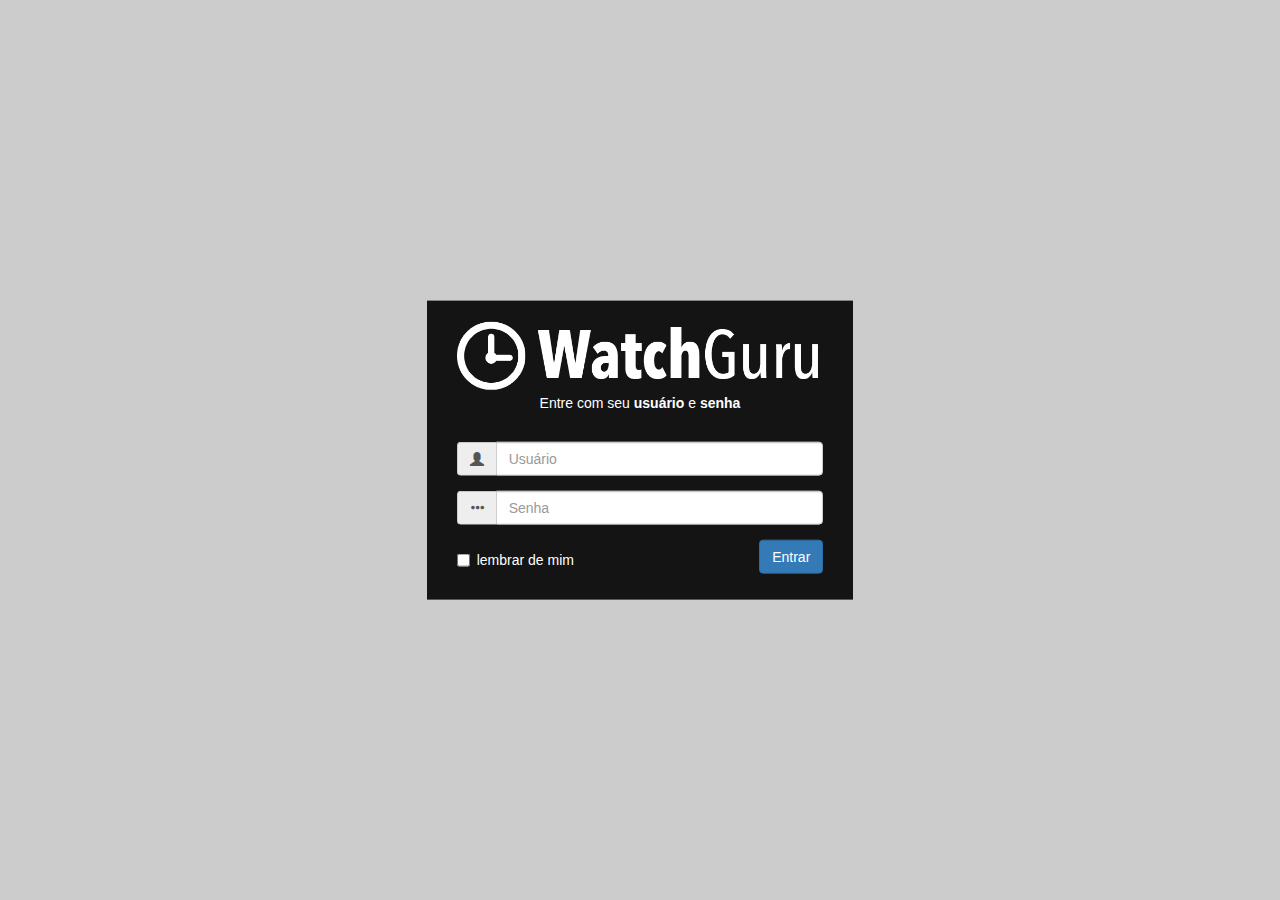
<file: login.html>
<!DOCTYPE html>
<html>
<head>
	<meta charset="utf-8">
	<meta name="viewport" content="width=device-width, initial-scale=1">
	<title>Login</title>
	<link rel="stylesheet" type="text/css" href="css/bootstrap.min.css">
	<link rel="stylesheet" type="text/css" href="css/login.css">
</head>
<body>
	<div class="login-form col-xs-10 col-sm-6 col-md-4 col-xs-offset-1 col-sm-offset-3 col-md-offset-4">

		<head>
			<h1><img class="img-responsive" src="img/watchguru.png"></h1>
			<h2 class="text-center">Entre com seu <b>usuário</b> e <b>senha</b></h2>
			<form>
				<div class="form-group">
					<div class="input-group">
						<div class="input-group-addon">
							<span class="glyphicon glyphicon-user">	
							</span>
						</div>
						<input type="text" name="usuario" class="form-control" placeholder="Usuário">
					</div>
				</div>

				<div class="form-group">
					<div class="input-group">
						<div class="input-group-addon">
							<span class="glyphicon glyphicon-option-horizontal">	
							</span>
						</div>
						<input type="password" name="senha" class="form-control" placeholder="Senha">
					</div>
				</div>

				<footer>
					<div class="checkbox pull-left">
						<label><input type="checkbox" name="lembrar">lembrar de mim</label>
					</div>
					<button type="submit" class="btn btn-primary pull-right">Entrar</button>
					
				</footer>

			</form>
		</head>
		
	</div>

	<script type="text/javascript" src="js/jquery-3.5.1.min.js"></script>
	<script type="text/javascript" src="js/bootstrap.min.js"></script>
</body>
</html>
</file>
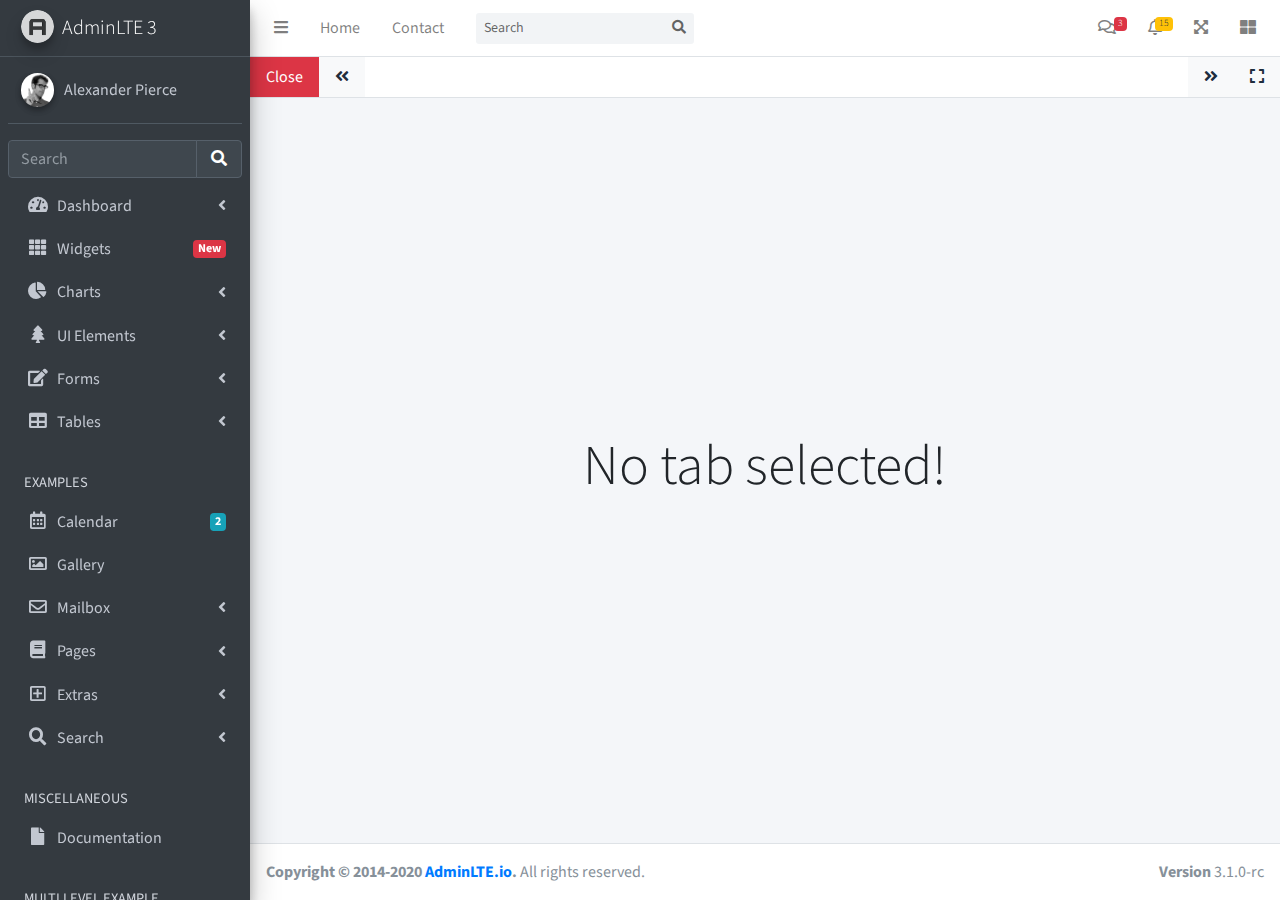
<file: almsaeed-studio/AdminLTE-3.1.0-rc/iframe.html>
<!DOCTYPE html>
<html lang="en">
<head>
  <meta charset="utf-8">
  <meta name="viewport" content="width=device-width, initial-scale=1">
  <title>AdminLTE 3 | Tabbed IFrames</title>

  <!-- Google Font: Source Sans Pro -->
  <link rel="stylesheet" href="https://fonts.googleapis.com/css?family=Source+Sans+Pro:300,400,400i,700&display=fallback">
  <!-- Font Awesome -->
  <link rel="stylesheet" href="plugins/fontawesome-free/css/all.min.css">
  <!-- Theme style -->
  <link rel="stylesheet" href="dist/css/adminlte.min.css">
  <!-- overlayScrollbars -->
  <link rel="stylesheet" href="plugins/overlayScrollbars/css/OverlayScrollbars.min.css">
</head>
<body class="hold-transition sidebar-mini layout-fixed" data-panel-auto-height-mode="height">
<div class="wrapper">

  <!-- Navbar -->
  <nav class="main-header navbar navbar-expand navbar-white navbar-light">
    <!-- Left navbar links -->
    <ul class="navbar-nav">
      <li class="nav-item">
        <a class="nav-link" data-widget="pushmenu" href="#" role="button"><i class="fas fa-bars"></i></a>
      </li>
      <li class="nav-item d-none d-sm-inline-block">
        <a href="index3.html" class="nav-link">Home</a>
      </li>
      <li class="nav-item d-none d-sm-inline-block">
        <a href="#" class="nav-link">Contact</a>
      </li>
    </ul>

    <!-- SEARCH FORM -->
    <form class="form-inline ml-3">
      <div class="input-group input-group-sm">
        <input class="form-control form-control-navbar" type="search" placeholder="Search" aria-label="Search">
        <div class="input-group-append">
          <button class="btn btn-navbar" type="submit">
            <i class="fas fa-search"></i>
          </button>
        </div>
      </div>
    </form>

    <!-- Right navbar links -->
    <ul class="navbar-nav ml-auto">
      <!-- Messages Dropdown Menu -->
      <li class="nav-item dropdown">
        <a class="nav-link" data-toggle="dropdown" href="#">
          <i class="far fa-comments"></i>
          <span class="badge badge-danger navbar-badge">3</span>
        </a>
        <div class="dropdown-menu dropdown-menu-lg dropdown-menu-right">
          <a href="#" class="dropdown-item">
            <!-- Message Start -->
            <div class="media">
              <img src="dist/img/user1-128x128.jpg" alt="User Avatar" class="img-size-50 mr-3 img-circle">
              <div class="media-body">
                <h3 class="dropdown-item-title">
                  Brad Diesel
                  <span class="float-right text-sm text-danger"><i class="fas fa-star"></i></span>
                </h3>
                <p class="text-sm">Call me whenever you can...</p>
                <p class="text-sm text-muted"><i class="far fa-clock mr-1"></i> 4 Hours Ago</p>
              </div>
            </div>
            <!-- Message End -->
          </a>
          <div class="dropdown-divider"></div>
          <a href="#" class="dropdown-item">
            <!-- Message Start -->
            <div class="media">
              <img src="dist/img/user8-128x128.jpg" alt="User Avatar" class="img-size-50 img-circle mr-3">
              <div class="media-body">
                <h3 class="dropdown-item-title">
                  John Pierce
                  <span class="float-right text-sm text-muted"><i class="fas fa-star"></i></span>
                </h3>
                <p class="text-sm">I got your message bro</p>
                <p class="text-sm text-muted"><i class="far fa-clock mr-1"></i> 4 Hours Ago</p>
              </div>
            </div>
            <!-- Message End -->
          </a>
          <div class="dropdown-divider"></div>
          <a href="#" class="dropdown-item">
            <!-- Message Start -->
            <div class="media">
              <img src="dist/img/user3-128x128.jpg" alt="User Avatar" class="img-size-50 img-circle mr-3">
              <div class="media-body">
                <h3 class="dropdown-item-title">
                  Nora Silvester
                  <span class="float-right text-sm text-warning"><i class="fas fa-star"></i></span>
                </h3>
                <p class="text-sm">The subject goes here</p>
                <p class="text-sm text-muted"><i class="far fa-clock mr-1"></i> 4 Hours Ago</p>
              </div>
            </div>
            <!-- Message End -->
          </a>
          <div class="dropdown-divider"></div>
          <a href="#" class="dropdown-item dropdown-footer">See All Messages</a>
        </div>
      </li>
      <!-- Notifications Dropdown Menu -->
      <li class="nav-item dropdown">
        <a class="nav-link" data-toggle="dropdown" href="#">
          <i class="far fa-bell"></i>
          <span class="badge badge-warning navbar-badge">15</span>
        </a>
        <div class="dropdown-menu dropdown-menu-lg dropdown-menu-right">
          <span class="dropdown-item dropdown-header">15 Notifications</span>
          <div class="dropdown-divider"></div>
          <a href="#" class="dropdown-item">
            <i class="fas fa-envelope mr-2"></i> 4 new messages
            <span class="float-right text-muted text-sm">3 mins</span>
          </a>
          <div class="dropdown-divider"></div>
          <a href="#" class="dropdown-item">
            <i class="fas fa-users mr-2"></i> 8 friend requests
            <span class="float-right text-muted text-sm">12 hours</span>
          </a>
          <div class="dropdown-divider"></div>
          <a href="#" class="dropdown-item">
            <i class="fas fa-file mr-2"></i> 3 new reports
            <span class="float-right text-muted text-sm">2 days</span>
          </a>
          <div class="dropdown-divider"></div>
          <a href="#" class="dropdown-item dropdown-footer">See All Notifications</a>
        </div>
      </li>
      <li class="nav-item">
        <a class="nav-link" data-widget="fullscreen" href="#" role="button">
          <i class="fas fa-expand-arrows-alt"></i>
        </a>
      </li>
      <li class="nav-item">
        <a class="nav-link" data-widget="control-sidebar" data-slide="true" href="#" role="button">
          <i class="fas fa-th-large"></i>
        </a>
      </li>
    </ul>
  </nav>
  <!-- /.navbar -->

  <!-- Main Sidebar Container -->
  <aside class="main-sidebar sidebar-dark-primary elevation-4">
    <!-- Brand Logo -->
    <a href="index3.html" class="brand-link">
      <img src="dist/img/AdminLTELogo.png" alt="AdminLTE Logo" class="brand-image img-circle elevation-3" style="opacity: .8">
      <span class="brand-text font-weight-light">AdminLTE 3</span>
    </a>

    <!-- Sidebar -->
    <div class="sidebar">
      <!-- Sidebar user panel (optional) -->
      <div class="user-panel mt-3 pb-3 mb-3 d-flex">
        <div class="image">
          <img src="dist/img/user2-160x160.jpg" class="img-circle elevation-2" alt="User Image">
        </div>
        <div class="info">
          <a href="#" class="d-block">Alexander Pierce</a>
        </div>
      </div>

      <!-- SidebarSearch Form -->
      <div class="form-inline">
        <div class="input-group" data-widget="sidebar-search">
          <input class="form-control form-control-sidebar" type="search" placeholder="Search" aria-label="Search">
          <div class="input-group-append">
            <button class="btn btn-sidebar">
              <i class="fas fa-search fa-fw"></i>
            </button>
          </div>
        </div>
      </div>

      <!-- Sidebar Menu -->
      <nav class="mt-2">
        <ul class="nav nav-pills nav-sidebar flex-column" data-widget="treeview" role="menu" data-accordion="false">
          <!-- Add icons to the links using the .nav-icon class
               with font-awesome or any other icon font library -->
          <li class="nav-item">
            <a href="#" class="nav-link">
              <i class="nav-icon fas fa-tachometer-alt"></i>
              <p>
                Dashboard
                <i class="right fas fa-angle-left"></i>
              </p>
            </a>
            <ul class="nav nav-treeview">
              <li class="nav-item">
                <a href="./index.html" class="nav-link">
                  <i class="far fa-circle nav-icon"></i>
                  <p>Dashboard v1</p>
                </a>
              </li>
              <li class="nav-item">
                <a href="./index2.html" class="nav-link">
                  <i class="far fa-circle nav-icon"></i>
                  <p>Dashboard v2</p>
                </a>
              </li>
              <li class="nav-item">
                <a href="./index3.html" class="nav-link">
                  <i class="far fa-circle nav-icon"></i>
                  <p>Dashboard v3</p>
                </a>
              </li>
            </ul>
          </li>
          <li class="nav-item">
            <a href="pages/widgets.html" class="nav-link">
              <i class="nav-icon fas fa-th"></i>
              <p>
                Widgets
                <span class="right badge badge-danger">New</span>
              </p>
            </a>
          </li>
          <li class="nav-item">
            <a href="#" class="nav-link">
              <i class="nav-icon fas fa-chart-pie"></i>
              <p>
                Charts
                <i class="right fas fa-angle-left"></i>
              </p>
            </a>
            <ul class="nav nav-treeview">
              <li class="nav-item">
                <a href="pages/charts/chartjs.html" class="nav-link">
                  <i class="far fa-circle nav-icon"></i>
                  <p>ChartJS</p>
                </a>
              </li>
              <li class="nav-item">
                <a href="pages/charts/flot.html" class="nav-link">
                  <i class="far fa-circle nav-icon"></i>
                  <p>Flot</p>
                </a>
              </li>
              <li class="nav-item">
                <a href="pages/charts/inline.html" class="nav-link">
                  <i class="far fa-circle nav-icon"></i>
                  <p>Inline</p>
                </a>
              </li>
            </ul>
          </li>
          <li class="nav-item">
            <a href="#" class="nav-link">
              <i class="nav-icon fas fa-tree"></i>
              <p>
                UI Elements
                <i class="fas fa-angle-left right"></i>
              </p>
            </a>
            <ul class="nav nav-treeview">
              <li class="nav-item">
                <a href="pages/UI/general.html" class="nav-link">
                  <i class="far fa-circle nav-icon"></i>
                  <p>General</p>
                </a>
              </li>
              <li class="nav-item">
                <a href="pages/UI/icons.html" class="nav-link">
                  <i class="far fa-circle nav-icon"></i>
                  <p>Icons</p>
                </a>
              </li>
              <li class="nav-item">
                <a href="pages/UI/buttons.html" class="nav-link">
                  <i class="far fa-circle nav-icon"></i>
                  <p>Buttons</p>
                </a>
              </li>
              <li class="nav-item">
                <a href="pages/UI/sliders.html" class="nav-link">
                  <i class="far fa-circle nav-icon"></i>
                  <p>Sliders</p>
                </a>
              </li>
              <li class="nav-item">
                <a href="pages/UI/modals.html" class="nav-link">
                  <i class="far fa-circle nav-icon"></i>
                  <p>Modals & Alerts</p>
                </a>
              </li>
              <li class="nav-item">
                <a href="pages/UI/navbar.html" class="nav-link">
                  <i class="far fa-circle nav-icon"></i>
                  <p>Navbar & Tabs</p>
                </a>
              </li>
              <li class="nav-item">
                <a href="pages/UI/timeline.html" class="nav-link">
                  <i class="far fa-circle nav-icon"></i>
                  <p>Timeline</p>
                </a>
              </li>
              <li class="nav-item">
                <a href="pages/UI/ribbons.html" class="nav-link">
                  <i class="far fa-circle nav-icon"></i>
                  <p>Ribbons</p>
                </a>
              </li>
            </ul>
          </li>
          <li class="nav-item">
            <a href="#" class="nav-link">
              <i class="nav-icon fas fa-edit"></i>
              <p>
                Forms
                <i class="fas fa-angle-left right"></i>
              </p>
            </a>
            <ul class="nav nav-treeview">
              <li class="nav-item">
                <a href="pages/forms/general.html" class="nav-link">
                  <i class="far fa-circle nav-icon"></i>
                  <p>General Elements</p>
                </a>
              </li>
              <li class="nav-item">
                <a href="pages/forms/advanced.html" class="nav-link">
                  <i class="far fa-circle nav-icon"></i>
                  <p>Advanced Elements</p>
                </a>
              </li>
              <li class="nav-item">
                <a href="pages/forms/editors.html" class="nav-link">
                  <i class="far fa-circle nav-icon"></i>
                  <p>Editors</p>
                </a>
              </li>
              <li class="nav-item">
                <a href="pages/forms/validation.html" class="nav-link">
                  <i class="far fa-circle nav-icon"></i>
                  <p>Validation</p>
                </a>
              </li>
            </ul>
          </li>
          <li class="nav-item">
            <a href="#" class="nav-link">
              <i class="nav-icon fas fa-table"></i>
              <p>
                Tables
                <i class="fas fa-angle-left right"></i>
              </p>
            </a>
            <ul class="nav nav-treeview">
              <li class="nav-item">
                <a href="pages/tables/simple.html" class="nav-link">
                  <i class="far fa-circle nav-icon"></i>
                  <p>Simple Tables</p>
                </a>
              </li>
              <li class="nav-item">
                <a href="pages/tables/data.html" class="nav-link">
                  <i class="far fa-circle nav-icon"></i>
                  <p>DataTables</p>
                </a>
              </li>
              <li class="nav-item">
                <a href="pages/tables/jsgrid.html" class="nav-link">
                  <i class="far fa-circle nav-icon"></i>
                  <p>jsGrid</p>
                </a>
              </li>
            </ul>
          </li>
          <li class="nav-header">EXAMPLES</li>
          <li class="nav-item">
            <a href="pages/calendar.html" class="nav-link">
              <i class="nav-icon far fa-calendar-alt"></i>
              <p>
                Calendar
                <span class="badge badge-info right">2</span>
              </p>
            </a>
          </li>
          <li class="nav-item">
            <a href="pages/gallery.html" class="nav-link">
              <i class="nav-icon far fa-image"></i>
              <p>
                Gallery
              </p>
            </a>
          </li>
          <li class="nav-item">
            <a href="#" class="nav-link">
              <i class="nav-icon far fa-envelope"></i>
              <p>
                Mailbox
                <i class="fas fa-angle-left right"></i>
              </p>
            </a>
            <ul class="nav nav-treeview">
              <li class="nav-item">
                <a href="pages/mailbox/mailbox.html" class="nav-link">
                  <i class="far fa-circle nav-icon"></i>
                  <p>Inbox</p>
                </a>
              </li>
              <li class="nav-item">
                <a href="pages/mailbox/compose.html" class="nav-link">
                  <i class="far fa-circle nav-icon"></i>
                  <p>Compose</p>
                </a>
              </li>
              <li class="nav-item">
                <a href="pages/mailbox/read-mail.html" class="nav-link">
                  <i class="far fa-circle nav-icon"></i>
                  <p>Read</p>
                </a>
              </li>
            </ul>
          </li>
          <li class="nav-item">
            <a href="#" class="nav-link">
              <i class="nav-icon fas fa-book"></i>
              <p>
                Pages
                <i class="fas fa-angle-left right"></i>
              </p>
            </a>
            <ul class="nav nav-treeview">
              <li class="nav-item">
                <a href="pages/examples/invoice.html" class="nav-link">
                  <i class="far fa-circle nav-icon"></i>
                  <p>Invoice</p>
                </a>
              </li>
              <li class="nav-item">
                <a href="pages/examples/profile.html" class="nav-link">
                  <i class="far fa-circle nav-icon"></i>
                  <p>Profile</p>
                </a>
              </li>
              <li class="nav-item">
                <a href="pages/examples/e-commerce.html" class="nav-link">
                  <i class="far fa-circle nav-icon"></i>
                  <p>E-commerce</p>
                </a>
              </li>
              <li class="nav-item">
                <a href="pages/examples/projects.html" class="nav-link">
                  <i class="far fa-circle nav-icon"></i>
                  <p>Projects</p>
                </a>
              </li>
              <li class="nav-item">
                <a href="pages/examples/project-add.html" class="nav-link">
                  <i class="far fa-circle nav-icon"></i>
                  <p>Project Add</p>
                </a>
              </li>
              <li class="nav-item">
                <a href="pages/examples/project-edit.html" class="nav-link">
                  <i class="far fa-circle nav-icon"></i>
                  <p>Project Edit</p>
                </a>
              </li>
              <li class="nav-item">
                <a href="pages/examples/project-detail.html" class="nav-link">
                  <i class="far fa-circle nav-icon"></i>
                  <p>Project Detail</p>
                </a>
              </li>
              <li class="nav-item">
                <a href="pages/examples/contacts.html" class="nav-link">
                  <i class="far fa-circle nav-icon"></i>
                  <p>Contacts</p>
                </a>
              </li>
              <li class="nav-item">
                <a href="pages/examples/faq.html" class="nav-link">
                  <i class="far fa-circle nav-icon"></i>
                  <p>FAQ</p>
                </a>
              </li>
              <li class="nav-item">
                <a href="pages/examples/contact-us.html" class="nav-link">
                  <i class="far fa-circle nav-icon"></i>
                  <p>Contact us</p>
                </a>
              </li>
            </ul>
          </li>
          <li class="nav-item">
            <a href="#" class="nav-link">
              <i class="nav-icon far fa-plus-square"></i>
              <p>
                Extras
                <i class="fas fa-angle-left right"></i>
              </p>
            </a>
            <ul class="nav nav-treeview">
              <li class="nav-item">
                <a href="#" class="nav-link">
                  <i class="far fa-circle nav-icon"></i>
                  <p>
                    Login & Register v1
                    <i class="fas fa-angle-left right"></i>
                  </p>
                </a>
                <ul class="nav nav-treeview">
                  <li class="nav-item">
                    <a href="pages/examples/login.html" class="nav-link">
                      <i class="far fa-circle nav-icon"></i>
                      <p>Login v1</p>
                    </a>
                  </li>
                  <li class="nav-item">
                    <a href="pages/examples/register.html" class="nav-link">
                      <i class="far fa-circle nav-icon"></i>
                      <p>Register v1</p>
                    </a>
                  </li>
                  <li class="nav-item">
                    <a href="pages/examples/forgot-password.html" class="nav-link">
                      <i class="far fa-circle nav-icon"></i>
                      <p>Forgot Password v1</p>
                    </a>
                  </li>
                  <li class="nav-item">
                    <a href="pages/examples/recover-password.html" class="nav-link">
                      <i class="far fa-circle nav-icon"></i>
                      <p>Recover Password v1</p>
                    </a>
                  </li>
                </ul>
              </li>
              <li class="nav-item">
                <a href="#" class="nav-link">
                  <i class="far fa-circle nav-icon"></i>
                  <p>
                    Login & Register v2
                    <i class="fas fa-angle-left right"></i>
                  </p>
                </a>
                <ul class="nav nav-treeview">
                  <li class="nav-item">
                    <a href="pages/examples/login-v2.html" class="nav-link">
                      <i class="far fa-circle nav-icon"></i>
                      <p>Login v2</p>
                    </a>
                  </li>
                  <li class="nav-item">
                    <a href="pages/examples/register-v2.html" class="nav-link">
                      <i class="far fa-circle nav-icon"></i>
                      <p>Register v2</p>
                    </a>
                  </li>
                  <li class="nav-item">
                    <a href="pages/examples/forgot-password-v2.html" class="nav-link">
                      <i class="far fa-circle nav-icon"></i>
                      <p>Forgot Password v2</p>
                    </a>
                  </li>
                  <li class="nav-item">
                    <a href="pages/examples/recover-password-v2.html" class="nav-link">
                      <i class="far fa-circle nav-icon"></i>
                      <p>Recover Password v2</p>
                    </a>
                  </li>
                </ul>
              </li>
              <li class="nav-item">
                <a href="pages/examples/lockscreen.html" class="nav-link">
                  <i class="far fa-circle nav-icon"></i>
                  <p>Lockscreen</p>
                </a>
              </li>
              <li class="nav-item">
                <a href="pages/examples/legacy-user-menu.html" class="nav-link">
                  <i class="far fa-circle nav-icon"></i>
                  <p>Legacy User Menu</p>
                </a>
              </li>
              <li class="nav-item">
                <a href="pages/examples/language-menu.html" class="nav-link">
                  <i class="far fa-circle nav-icon"></i>
                  <p>Language Menu</p>
                </a>
              </li>
              <li class="nav-item">
                <a href="pages/examples/404.html" class="nav-link">
                  <i class="far fa-circle nav-icon"></i>
                  <p>Error 404</p>
                </a>
              </li>
              <li class="nav-item">
                <a href="pages/examples/500.html" class="nav-link">
                  <i class="far fa-circle nav-icon"></i>
                  <p>Error 500</p>
                </a>
              </li>
              <li class="nav-item">
                <a href="pages/examples/pace.html" class="nav-link">
                  <i class="far fa-circle nav-icon"></i>
                  <p>Pace</p>
                </a>
              </li>
              <li class="nav-item">
                <a href="pages/examples/blank.html" class="nav-link">
                  <i class="far fa-circle nav-icon"></i>
                  <p>Blank Page</p>
                </a>
              </li>
              <li class="nav-item">
                <a href="starter.html" class="nav-link">
                  <i class="far fa-circle nav-icon"></i>
                  <p>Starter Page</p>
                </a>
              </li>
            </ul>
          </li>
          <li class="nav-item">
            <a href="#" class="nav-link">
              <i class="nav-icon fas fa-search"></i>
              <p>
                Search
                <i class="fas fa-angle-left right"></i>
              </p>
            </a>
            <ul class="nav nav-treeview">
              <li class="nav-item">
                <a href="pages/search/simple.html" class="nav-link">
                  <i class="far fa-circle nav-icon"></i>
                  <p>Simple Search</p>
                </a>
              </li>
              <li class="nav-item">
                <a href="pages/search/enhanced.html" class="nav-link">
                  <i class="far fa-circle nav-icon"></i>
                  <p>Enhanced</p>
                </a>
              </li>
            </ul>
          </li>
          <li class="nav-header">MISCELLANEOUS</li>
          <li class="nav-item">
            <a href="https://adminlte.io/docs/3.1/" class="nav-link">
              <i class="nav-icon fas fa-file"></i>
              <p>Documentation</p>
            </a>
          </li>
          <li class="nav-header">MULTI LEVEL EXAMPLE</li>
          <li class="nav-item">
            <a href="#" class="nav-link">
              <i class="fas fa-circle nav-icon"></i>
              <p>Level 1</p>
            </a>
          </li>
          <li class="nav-item">
            <a href="#" class="nav-link">
              <i class="nav-icon fas fa-circle"></i>
              <p>
                Level 1
                <i class="right fas fa-angle-left"></i>
              </p>
            </a>
            <ul class="nav nav-treeview">
              <li class="nav-item">
                <a href="#" class="nav-link">
                  <i class="far fa-circle nav-icon"></i>
                  <p>Level 2</p>
                </a>
              </li>
              <li class="nav-item">
                <a href="#" class="nav-link">
                  <i class="far fa-circle nav-icon"></i>
                  <p>
                    Level 2
                    <i class="right fas fa-angle-left"></i>
                  </p>
                </a>
                <ul class="nav nav-treeview">
                  <li class="nav-item">
                    <a href="#" class="nav-link">
                      <i class="far fa-dot-circle nav-icon"></i>
                      <p>Level 3</p>
                    </a>
                  </li>
                  <li class="nav-item">
                    <a href="#" class="nav-link">
                      <i class="far fa-dot-circle nav-icon"></i>
                      <p>Level 3</p>
                    </a>
                  </li>
                  <li class="nav-item">
                    <a href="#" class="nav-link">
                      <i class="far fa-dot-circle nav-icon"></i>
                      <p>Level 3</p>
                    </a>
                  </li>
                </ul>
              </li>
              <li class="nav-item">
                <a href="#" class="nav-link">
                  <i class="far fa-circle nav-icon"></i>
                  <p>Level 2</p>
                </a>
              </li>
            </ul>
          </li>
          <li class="nav-item">
            <a href="#" class="nav-link">
              <i class="fas fa-circle nav-icon"></i>
              <p>Level 1</p>
            </a>
          </li>
          <li class="nav-header">LABELS</li>
          <li class="nav-item">
            <a href="#" class="nav-link">
              <i class="nav-icon far fa-circle text-danger"></i>
              <p class="text">Important</p>
            </a>
          </li>
          <li class="nav-item">
            <a href="#" class="nav-link">
              <i class="nav-icon far fa-circle text-warning"></i>
              <p>Warning</p>
            </a>
          </li>
          <li class="nav-item">
            <a href="#" class="nav-link">
              <i class="nav-icon far fa-circle text-info"></i>
              <p>Informational</p>
            </a>
          </li>
        </ul>
      </nav>
      <!-- /.sidebar-menu -->
    </div>
    <!-- /.sidebar -->
  </aside>

  <!-- Content Wrapper. Contains page content -->
  <div class="content-wrapper iframe-mode" data-widget="iframe" data-loading-screen="750">
    <div class="nav navbar navbar-expand-lg navbar-white navbar-light border-bottom p-0">
      <a class="nav-link bg-danger" href="#" data-widget="iframe-close">Close</a>
      <a class="nav-link bg-light" href="#" data-widget="iframe-scrollleft"><i class="fas fa-angle-double-left"></i></a>
      <ul class="navbar-nav" role="tablist"></ul>
      <a class="nav-link bg-light" href="#" data-widget="iframe-scrollright"><i class="fas fa-angle-double-right"></i></a>
      <a class="nav-link bg-light" href="#" data-widget="iframe-fullscreen"><i class="fas fa-expand"></i></a>
    </div>
    <div class="tab-content">
      <div class="tab-empty">
        <h2 class="display-4">No tab selected!</h2>
      </div>
      <div class="tab-loading">
        <div>
          <h2 class="display-4">Tab is loading <i class="fa fa-sync fa-spin"></i></h2>
        </div>
      </div>
    </div>
  </div>
  <!-- /.content-wrapper -->
  <footer class="main-footer">
    <strong>Copyright &copy; 2014-2020 <a href="https://adminlte.io">AdminLTE.io</a>.</strong>
    All rights reserved.
    <div class="float-right d-none d-sm-inline-block">
      <b>Version</b> 3.1.0-rc
    </div>
  </footer>

  <!-- Control Sidebar -->
  <aside class="control-sidebar control-sidebar-dark">
    <!-- Control sidebar content goes here -->
  </aside>
  <!-- /.control-sidebar -->
</div>
<!-- ./wrapper -->

<!-- jQuery -->
<script src="plugins/jquery/jquery.min.js"></script>
<!-- jQuery UI 1.11.4 -->
<script src="plugins/jquery-ui/jquery-ui.min.js"></script>
<!-- Resolve conflict in jQuery UI tooltip with Bootstrap tooltip -->
<script>
  $.widget.bridge('uibutton', $.ui.button)
</script>
<!-- Bootstrap 4 -->
<script src="plugins/bootstrap/js/bootstrap.bundle.min.js"></script>
<!-- overlayScrollbars -->
<script src="plugins/overlayScrollbars/js/jquery.overlayScrollbars.min.js"></script>
<!-- AdminLTE App -->
<script src="dist/js/adminlte.js"></script>
<!-- AdminLTE for demo purposes -->
<script src="dist/js/demo.js"></script>
</body>
</html>
</file>
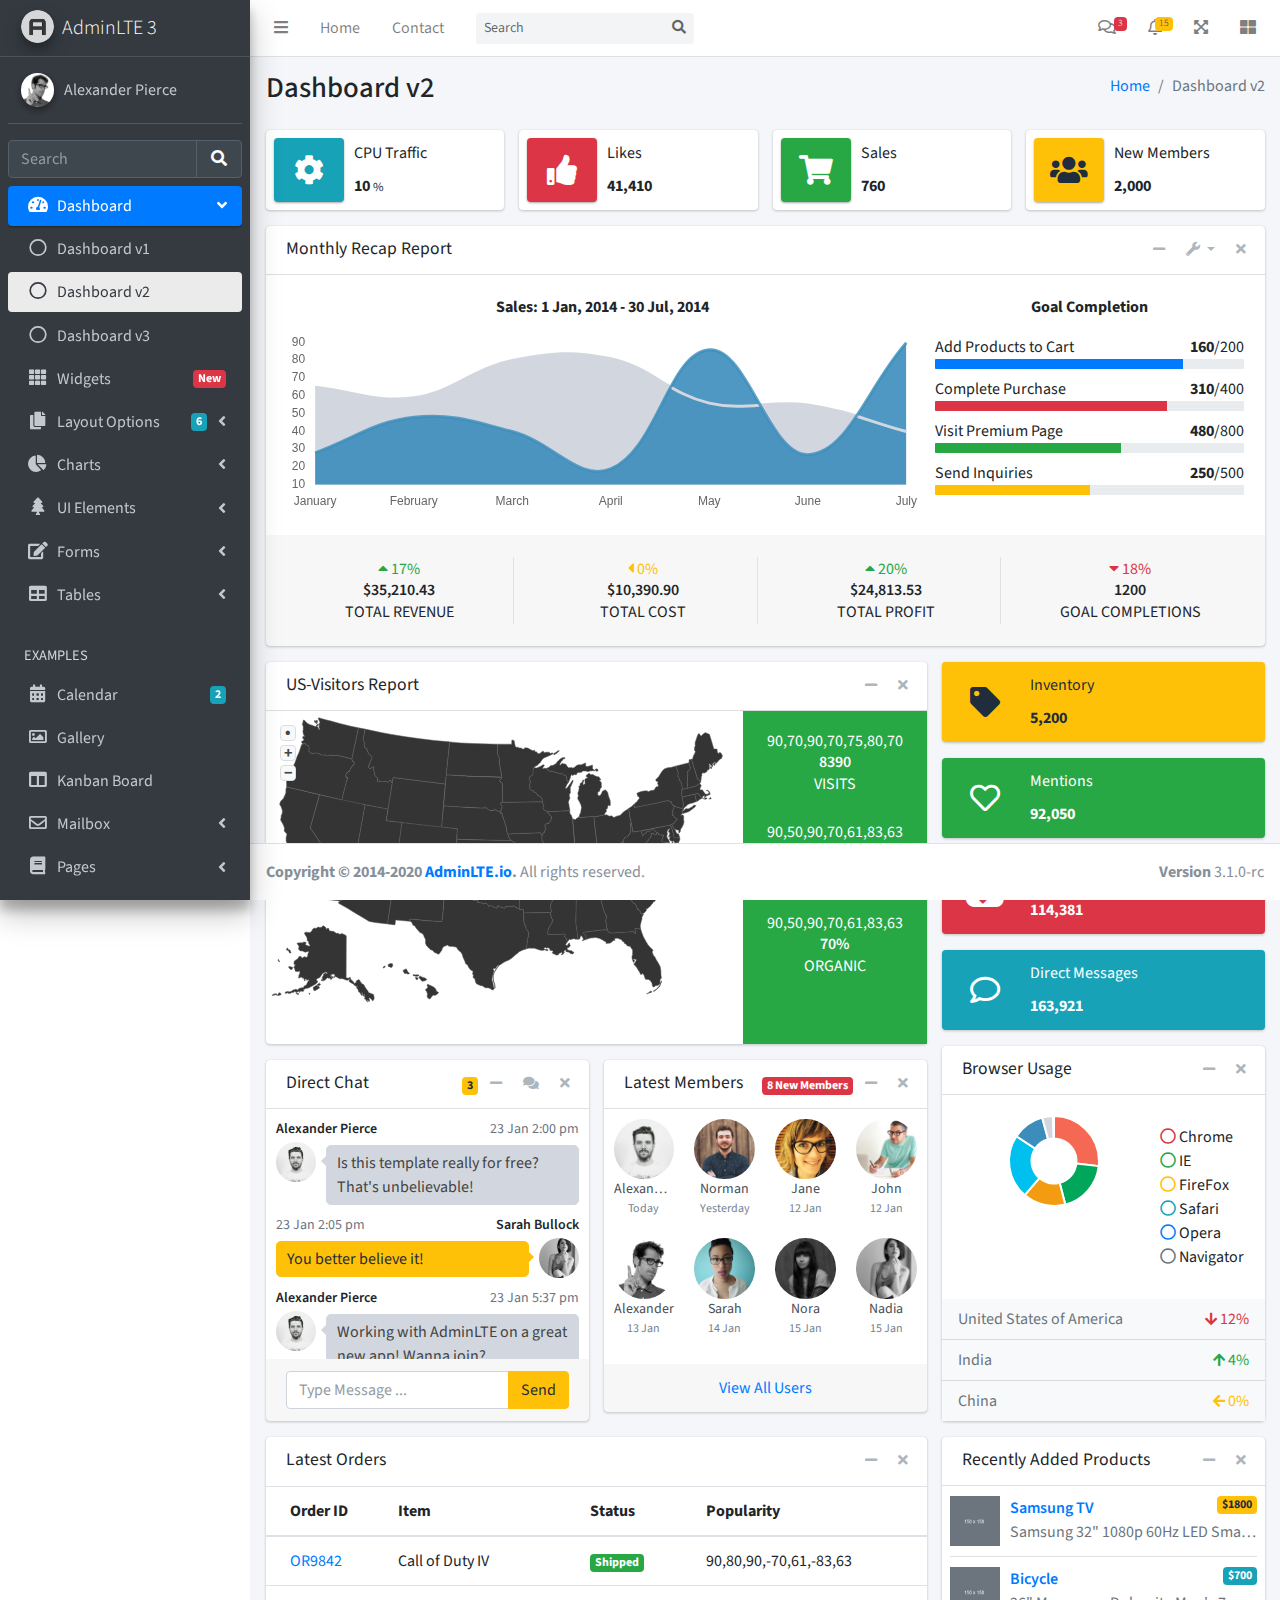
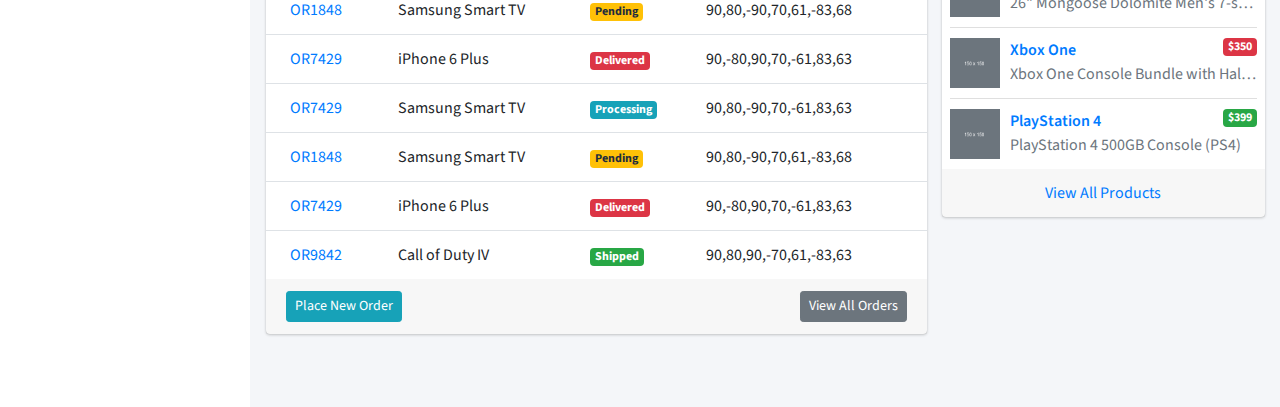
<file: almsaeed-studio/AdminLTE-3.1.0-rc/index2.html>
<!DOCTYPE html>
<html lang="en">
<head>
  <meta charset="utf-8">
  <meta name="viewport" content="width=device-width, initial-scale=1">
  <title>AdminLTE 3 | Dashboard 2</title>

  <!-- Google Font: Source Sans Pro -->
  <link rel="stylesheet" href="https://fonts.googleapis.com/css?family=Source+Sans+Pro:300,400,400i,700&display=fallback">
  <!-- Font Awesome Icons -->
  <link rel="stylesheet" href="plugins/fontawesome-free/css/all.min.css">
  <!-- overlayScrollbars -->
  <link rel="stylesheet" href="plugins/overlayScrollbars/css/OverlayScrollbars.min.css">
  <!-- Theme style -->
  <link rel="stylesheet" href="dist/css/adminlte.min.css">
</head>
<body class="hold-transition sidebar-mini layout-fixed layout-navbar-fixed layout-footer-fixed">
<div class="wrapper">
  <!-- Navbar -->
  <nav class="main-header navbar navbar-expand navbar-white navbar-light">
    <!-- Left navbar links -->
    <ul class="navbar-nav">
      <li class="nav-item">
        <a class="nav-link" data-widget="pushmenu" href="#" role="button"><i class="fas fa-bars"></i></a>
      </li>
      <li class="nav-item d-none d-sm-inline-block">
        <a href="index3.html" class="nav-link">Home</a>
      </li>
      <li class="nav-item d-none d-sm-inline-block">
        <a href="#" class="nav-link">Contact</a>
      </li>
    </ul>

    <!-- SEARCH FORM -->
    <form class="form-inline ml-3">
      <div class="input-group input-group-sm">
        <input class="form-control form-control-navbar" type="search" placeholder="Search" aria-label="Search">
        <div class="input-group-append">
          <button class="btn btn-navbar" type="submit">
            <i class="fas fa-search"></i>
          </button>
        </div>
      </div>
    </form>

    <!-- Right navbar links -->
    <ul class="navbar-nav ml-auto">
      <!-- Messages Dropdown Menu -->
      <li class="nav-item dropdown">
        <a class="nav-link" data-toggle="dropdown" href="#">
          <i class="far fa-comments"></i>
          <span class="badge badge-danger navbar-badge">3</span>
        </a>
        <div class="dropdown-menu dropdown-menu-lg dropdown-menu-right">
          <a href="#" class="dropdown-item">
            <!-- Message Start -->
            <div class="media">
              <img src="dist/img/user1-128x128.jpg" alt="User Avatar" class="img-size-50 mr-3 img-circle">
              <div class="media-body">
                <h3 class="dropdown-item-title">
                  Brad Diesel
                  <span class="float-right text-sm text-danger"><i class="fas fa-star"></i></span>
                </h3>
                <p class="text-sm">Call me whenever you can...</p>
                <p class="text-sm text-muted"><i class="far fa-clock mr-1"></i> 4 Hours Ago</p>
              </div>
            </div>
            <!-- Message End -->
          </a>
          <div class="dropdown-divider"></div>
          <a href="#" class="dropdown-item">
            <!-- Message Start -->
            <div class="media">
              <img src="dist/img/user8-128x128.jpg" alt="User Avatar" class="img-size-50 img-circle mr-3">
              <div class="media-body">
                <h3 class="dropdown-item-title">
                  John Pierce
                  <span class="float-right text-sm text-muted"><i class="fas fa-star"></i></span>
                </h3>
                <p class="text-sm">I got your message bro</p>
                <p class="text-sm text-muted"><i class="far fa-clock mr-1"></i> 4 Hours Ago</p>
              </div>
            </div>
            <!-- Message End -->
          </a>
          <div class="dropdown-divider"></div>
          <a href="#" class="dropdown-item">
            <!-- Message Start -->
            <div class="media">
              <img src="dist/img/user3-128x128.jpg" alt="User Avatar" class="img-size-50 img-circle mr-3">
              <div class="media-body">
                <h3 class="dropdown-item-title">
                  Nora Silvester
                  <span class="float-right text-sm text-warning"><i class="fas fa-star"></i></span>
                </h3>
                <p class="text-sm">The subject goes here</p>
                <p class="text-sm text-muted"><i class="far fa-clock mr-1"></i> 4 Hours Ago</p>
              </div>
            </div>
            <!-- Message End -->
          </a>
          <div class="dropdown-divider"></div>
          <a href="#" class="dropdown-item dropdown-footer">See All Messages</a>
        </div>
      </li>
      <!-- Notifications Dropdown Menu -->
      <li class="nav-item dropdown">
        <a class="nav-link" data-toggle="dropdown" href="#">
          <i class="far fa-bell"></i>
          <span class="badge badge-warning navbar-badge">15</span>
        </a>
        <div class="dropdown-menu dropdown-menu-lg dropdown-menu-right">
          <span class="dropdown-item dropdown-header">15 Notifications</span>
          <div class="dropdown-divider"></div>
          <a href="#" class="dropdown-item">
            <i class="fas fa-envelope mr-2"></i> 4 new messages
            <span class="float-right text-muted text-sm">3 mins</span>
          </a>
          <div class="dropdown-divider"></div>
          <a href="#" class="dropdown-item">
            <i class="fas fa-users mr-2"></i> 8 friend requests
            <span class="float-right text-muted text-sm">12 hours</span>
          </a>
          <div class="dropdown-divider"></div>
          <a href="#" class="dropdown-item">
            <i class="fas fa-file mr-2"></i> 3 new reports
            <span class="float-right text-muted text-sm">2 days</span>
          </a>
          <div class="dropdown-divider"></div>
          <a href="#" class="dropdown-item dropdown-footer">See All Notifications</a>
        </div>
      </li>
      <li class="nav-item">
        <a class="nav-link" data-widget="fullscreen" href="#" role="button">
          <i class="fas fa-expand-arrows-alt"></i>
        </a>
      </li>
      <li class="nav-item">
        <a class="nav-link" data-widget="control-sidebar" data-slide="true" href="#" role="button">
          <i class="fas fa-th-large"></i>
        </a>
      </li>
    </ul>
  </nav>
  <!-- /.navbar -->

  <!-- Main Sidebar Container -->
  <aside class="main-sidebar sidebar-dark-primary elevation-4">
    <!-- Brand Logo -->
    <a href="index3.html" class="brand-link">
      <img src="dist/img/AdminLTELogo.png" alt="AdminLTE Logo" class="brand-image img-circle elevation-3" style="opacity: .8">
      <span class="brand-text font-weight-light">AdminLTE 3</span>
    </a>

    <!-- Sidebar -->
    <div class="sidebar">
      <!-- Sidebar user panel (optional) -->
      <div class="user-panel mt-3 pb-3 mb-3 d-flex">
        <div class="image">
          <img src="dist/img/user2-160x160.jpg" class="img-circle elevation-2" alt="User Image">
        </div>
        <div class="info">
          <a href="#" class="d-block">Alexander Pierce</a>
        </div>
      </div>

      <!-- SidebarSearch Form -->
      <div class="form-inline">
        <div class="input-group" data-widget="sidebar-search">
          <input class="form-control form-control-sidebar" type="search" placeholder="Search" aria-label="Search">
          <div class="input-group-append">
            <button class="btn btn-sidebar">
              <i class="fas fa-search fa-fw"></i>
            </button>
          </div>
        </div>
      </div>

      <!-- Sidebar Menu -->
      <nav class="mt-2">
        <ul class="nav nav-pills nav-sidebar flex-column" data-widget="treeview" role="menu" data-accordion="false">
          <!-- Add icons to the links using the .nav-icon class
               with font-awesome or any other icon font library -->
          <li class="nav-item menu-open">
            <a href="#" class="nav-link active">
              <i class="nav-icon fas fa-tachometer-alt"></i>
              <p>
                Dashboard
                <i class="right fas fa-angle-left"></i>
              </p>
            </a>
            <ul class="nav nav-treeview">
              <li class="nav-item">
                <a href="./index.html" class="nav-link">
                  <i class="far fa-circle nav-icon"></i>
                  <p>Dashboard v1</p>
                </a>
              </li>
              <li class="nav-item">
                <a href="./index2.html" class="nav-link active">
                  <i class="far fa-circle nav-icon"></i>
                  <p>Dashboard v2</p>
                </a>
              </li>
              <li class="nav-item">
                <a href="./index3.html" class="nav-link">
                  <i class="far fa-circle nav-icon"></i>
                  <p>Dashboard v3</p>
                </a>
              </li>
            </ul>
          </li>
          <li class="nav-item">
            <a href="pages/widgets.html" class="nav-link">
              <i class="nav-icon fas fa-th"></i>
              <p>
                Widgets
                <span class="right badge badge-danger">New</span>
              </p>
            </a>
          </li>
          <li class="nav-item">
            <a href="#" class="nav-link">
              <i class="nav-icon fas fa-copy"></i>
              <p>
                Layout Options
                <i class="fas fa-angle-left right"></i>
                <span class="badge badge-info right">6</span>
              </p>
            </a>
            <ul class="nav nav-treeview">
              <li class="nav-item">
                <a href="pages/layout/top-nav.html" class="nav-link">
                  <i class="far fa-circle nav-icon"></i>
                  <p>Top Navigation</p>
                </a>
              </li>
              <li class="nav-item">
                <a href="pages/layout/top-nav-sidebar.html" class="nav-link">
                  <i class="far fa-circle nav-icon"></i>
                  <p>Top Navigation + Sidebar</p>
                </a>
              </li>
              <li class="nav-item">
                <a href="pages/layout/boxed.html" class="nav-link">
                  <i class="far fa-circle nav-icon"></i>
                  <p>Boxed</p>
                </a>
              </li>
              <li class="nav-item">
                <a href="pages/layout/fixed-sidebar.html" class="nav-link">
                  <i class="far fa-circle nav-icon"></i>
                  <p>Fixed Sidebar</p>
                </a>
              </li>
              <li class="nav-item">
                <a href="pages/layout/fixed-sidebar-custom.html" class="nav-link">
                  <i class="far fa-circle nav-icon"></i>
                  <p>Fixed Sidebar <small>+ Custom Area</small></p>
                </a>
              </li>
              <li class="nav-item">
                <a href="pages/layout/fixed-topnav.html" class="nav-link">
                  <i class="far fa-circle nav-icon"></i>
                  <p>Fixed Navbar</p>
                </a>
              </li>
              <li class="nav-item">
                <a href="pages/layout/fixed-footer.html" class="nav-link">
                  <i class="far fa-circle nav-icon"></i>
                  <p>Fixed Footer</p>
                </a>
              </li>
              <li class="nav-item">
                <a href="pages/layout/collapsed-sidebar.html" class="nav-link">
                  <i class="far fa-circle nav-icon"></i>
                  <p>Collapsed Sidebar</p>
                </a>
              </li>
            </ul>
          </li>
          <li class="nav-item">
            <a href="#" class="nav-link">
              <i class="nav-icon fas fa-chart-pie"></i>
              <p>
                Charts
                <i class="right fas fa-angle-left"></i>
              </p>
            </a>
            <ul class="nav nav-treeview">
              <li class="nav-item">
                <a href="pages/charts/chartjs.html" class="nav-link">
                  <i class="far fa-circle nav-icon"></i>
                  <p>ChartJS</p>
                </a>
              </li>
              <li class="nav-item">
                <a href="pages/charts/flot.html" class="nav-link">
                  <i class="far fa-circle nav-icon"></i>
                  <p>Flot</p>
                </a>
              </li>
              <li class="nav-item">
                <a href="pages/charts/inline.html" class="nav-link">
                  <i class="far fa-circle nav-icon"></i>
                  <p>Inline</p>
                </a>
              </li>
              <li class="nav-item">
                <a href="pages/charts/uplot.html" class="nav-link">
                  <i class="far fa-circle nav-icon"></i>
                  <p>uPlot</p>
                </a>
              </li>
            </ul>
          </li>
          <li class="nav-item">
            <a href="#" class="nav-link">
              <i class="nav-icon fas fa-tree"></i>
              <p>
                UI Elements
                <i class="fas fa-angle-left right"></i>
              </p>
            </a>
            <ul class="nav nav-treeview">
              <li class="nav-item">
                <a href="pages/UI/general.html" class="nav-link">
                  <i class="far fa-circle nav-icon"></i>
                  <p>General</p>
                </a>
              </li>
              <li class="nav-item">
                <a href="pages/UI/icons.html" class="nav-link">
                  <i class="far fa-circle nav-icon"></i>
                  <p>Icons</p>
                </a>
              </li>
              <li class="nav-item">
                <a href="pages/UI/buttons.html" class="nav-link">
                  <i class="far fa-circle nav-icon"></i>
                  <p>Buttons</p>
                </a>
              </li>
              <li class="nav-item">
                <a href="pages/UI/sliders.html" class="nav-link">
                  <i class="far fa-circle nav-icon"></i>
                  <p>Sliders</p>
                </a>
              </li>
              <li class="nav-item">
                <a href="pages/UI/modals.html" class="nav-link">
                  <i class="far fa-circle nav-icon"></i>
                  <p>Modals & Alerts</p>
                </a>
              </li>
              <li class="nav-item">
                <a href="pages/UI/navbar.html" class="nav-link">
                  <i class="far fa-circle nav-icon"></i>
                  <p>Navbar & Tabs</p>
                </a>
              </li>
              <li class="nav-item">
                <a href="pages/UI/timeline.html" class="nav-link">
                  <i class="far fa-circle nav-icon"></i>
                  <p>Timeline</p>
                </a>
              </li>
              <li class="nav-item">
                <a href="pages/UI/ribbons.html" class="nav-link">
                  <i class="far fa-circle nav-icon"></i>
                  <p>Ribbons</p>
                </a>
              </li>
            </ul>
          </li>
          <li class="nav-item">
            <a href="#" class="nav-link">
              <i class="nav-icon fas fa-edit"></i>
              <p>
                Forms
                <i class="fas fa-angle-left right"></i>
              </p>
            </a>
            <ul class="nav nav-treeview">
              <li class="nav-item">
                <a href="pages/forms/general.html" class="nav-link">
                  <i class="far fa-circle nav-icon"></i>
                  <p>General Elements</p>
                </a>
              </li>
              <li class="nav-item">
                <a href="pages/forms/advanced.html" class="nav-link">
                  <i class="far fa-circle nav-icon"></i>
                  <p>Advanced Elements</p>
                </a>
              </li>
              <li class="nav-item">
                <a href="pages/forms/editors.html" class="nav-link">
                  <i class="far fa-circle nav-icon"></i>
                  <p>Editors</p>
                </a>
              </li>
              <li class="nav-item">
                <a href="pages/forms/validation.html" class="nav-link">
                  <i class="far fa-circle nav-icon"></i>
                  <p>Validation</p>
                </a>
              </li>
            </ul>
          </li>
          <li class="nav-item">
            <a href="#" class="nav-link">
              <i class="nav-icon fas fa-table"></i>
              <p>
                Tables
                <i class="fas fa-angle-left right"></i>
              </p>
            </a>
            <ul class="nav nav-treeview">
              <li class="nav-item">
                <a href="pages/tables/simple.html" class="nav-link">
                  <i class="far fa-circle nav-icon"></i>
                  <p>Simple Tables</p>
                </a>
              </li>
              <li class="nav-item">
                <a href="pages/tables/data.html" class="nav-link">
                  <i class="far fa-circle nav-icon"></i>
                  <p>DataTables</p>
                </a>
              </li>
              <li class="nav-item">
                <a href="pages/tables/jsgrid.html" class="nav-link">
                  <i class="far fa-circle nav-icon"></i>
                  <p>jsGrid</p>
                </a>
              </li>
            </ul>
          </li>
          <li class="nav-header">EXAMPLES</li>
          <li class="nav-item">
            <a href="pages/calendar.html" class="nav-link">
              <i class="nav-icon fas fa-calendar-alt"></i>
              <p>
                Calendar
                <span class="badge badge-info right">2</span>
              </p>
            </a>
          </li>
          <li class="nav-item">
            <a href="pages/gallery.html" class="nav-link">
              <i class="nav-icon far fa-image"></i>
              <p>
                Gallery
              </p>
            </a>
          </li>
          <li class="nav-item">
            <a href="pages/kanban.html" class="nav-link">
              <i class="nav-icon fas fa-columns"></i>
              <p>
                Kanban Board
              </p>
            </a>
          </li>
          <li class="nav-item">
            <a href="#" class="nav-link">
              <i class="nav-icon far fa-envelope"></i>
              <p>
                Mailbox
                <i class="fas fa-angle-left right"></i>
              </p>
            </a>
            <ul class="nav nav-treeview">
              <li class="nav-item">
                <a href="pages/mailbox/mailbox.html" class="nav-link">
                  <i class="far fa-circle nav-icon"></i>
                  <p>Inbox</p>
                </a>
              </li>
              <li class="nav-item">
                <a href="pages/mailbox/compose.html" class="nav-link">
                  <i class="far fa-circle nav-icon"></i>
                  <p>Compose</p>
                </a>
              </li>
              <li class="nav-item">
                <a href="pages/mailbox/read-mail.html" class="nav-link">
                  <i class="far fa-circle nav-icon"></i>
                  <p>Read</p>
                </a>
              </li>
            </ul>
          </li>
          <li class="nav-item">
            <a href="#" class="nav-link">
              <i class="nav-icon fas fa-book"></i>
              <p>
                Pages
                <i class="fas fa-angle-left right"></i>
              </p>
            </a>
            <ul class="nav nav-treeview">
              <li class="nav-item">
                <a href="pages/examples/invoice.html" class="nav-link">
                  <i class="far fa-circle nav-icon"></i>
                  <p>Invoice</p>
                </a>
              </li>
              <li class="nav-item">
                <a href="pages/examples/profile.html" class="nav-link">
                  <i class="far fa-circle nav-icon"></i>
                  <p>Profile</p>
                </a>
              </li>
              <li class="nav-item">
                <a href="pages/examples/e-commerce.html" class="nav-link">
                  <i class="far fa-circle nav-icon"></i>
                  <p>E-commerce</p>
                </a>
              </li>
              <li class="nav-item">
                <a href="pages/examples/projects.html" class="nav-link">
                  <i class="far fa-circle nav-icon"></i>
                  <p>Projects</p>
                </a>
              </li>
              <li class="nav-item">
                <a href="pages/examples/project-add.html" class="nav-link">
                  <i class="far fa-circle nav-icon"></i>
                  <p>Project Add</p>
                </a>
              </li>
              <li class="nav-item">
                <a href="pages/examples/project-edit.html" class="nav-link">
                  <i class="far fa-circle nav-icon"></i>
                  <p>Project Edit</p>
                </a>
              </li>
              <li class="nav-item">
                <a href="pages/examples/project-detail.html" class="nav-link">
                  <i class="far fa-circle nav-icon"></i>
                  <p>Project Detail</p>
                </a>
              </li>
              <li class="nav-item">
                <a href="pages/examples/contacts.html" class="nav-link">
                  <i class="far fa-circle nav-icon"></i>
                  <p>Contacts</p>
                </a>
              </li>
              <li class="nav-item">
                <a href="pages/examples/faq.html" class="nav-link">
                  <i class="far fa-circle nav-icon"></i>
                  <p>FAQ</p>
                </a>
              </li>
              <li class="nav-item">
                <a href="pages/examples/contact-us.html" class="nav-link">
                  <i class="far fa-circle nav-icon"></i>
                  <p>Contact us</p>
                </a>
              </li>
            </ul>
          </li>
          <li class="nav-item">
            <a href="#" class="nav-link">
              <i class="nav-icon far fa-plus-square"></i>
              <p>
                Extras
                <i class="fas fa-angle-left right"></i>
              </p>
            </a>
            <ul class="nav nav-treeview">
              <li class="nav-item">
                <a href="#" class="nav-link">
                  <i class="far fa-circle nav-icon"></i>
                  <p>
                    Login & Register v1
                    <i class="fas fa-angle-left right"></i>
                  </p>
                </a>
                <ul class="nav nav-treeview">
                  <li class="nav-item">
                    <a href="pages/examples/login.html" class="nav-link">
                      <i class="far fa-circle nav-icon"></i>
                      <p>Login v1</p>
                    </a>
                  </li>
                  <li class="nav-item">
                    <a href="pages/examples/register.html" class="nav-link">
                      <i class="far fa-circle nav-icon"></i>
                      <p>Register v1</p>
                    </a>
                  </li>
                  <li class="nav-item">
                    <a href="pages/examples/forgot-password.html" class="nav-link">
                      <i class="far fa-circle nav-icon"></i>
                      <p>Forgot Password v1</p>
                    </a>
                  </li>
                  <li class="nav-item">
                    <a href="pages/examples/recover-password.html" class="nav-link">
                      <i class="far fa-circle nav-icon"></i>
                      <p>Recover Password v1</p>
                    </a>
                  </li>
                </ul>
              </li>
              <li class="nav-item">
                <a href="#" class="nav-link">
                  <i class="far fa-circle nav-icon"></i>
                  <p>
                    Login & Register v2
                    <i class="fas fa-angle-left right"></i>
                  </p>
                </a>
                <ul class="nav nav-treeview">
                  <li class="nav-item">
                    <a href="pages/examples/login-v2.html" class="nav-link">
                      <i class="far fa-circle nav-icon"></i>
                      <p>Login v2</p>
                    </a>
                  </li>
                  <li class="nav-item">
                    <a href="pages/examples/register-v2.html" class="nav-link">
                      <i class="far fa-circle nav-icon"></i>
                      <p>Register v2</p>
                    </a>
                  </li>
                  <li class="nav-item">
                    <a href="pages/examples/forgot-password-v2.html" class="nav-link">
                      <i class="far fa-circle nav-icon"></i>
                      <p>Forgot Password v2</p>
                    </a>
                  </li>
                  <li class="nav-item">
                    <a href="pages/examples/recover-password-v2.html" class="nav-link">
                      <i class="far fa-circle nav-icon"></i>
                      <p>Recover Password v2</p>
                    </a>
                  </li>
                </ul>
              </li>
              <li class="nav-item">
                <a href="pages/examples/lockscreen.html" class="nav-link">
                  <i class="far fa-circle nav-icon"></i>
                  <p>Lockscreen</p>
                </a>
              </li>
              <li class="nav-item">
                <a href="pages/examples/legacy-user-menu.html" class="nav-link">
                  <i class="far fa-circle nav-icon"></i>
                  <p>Legacy User Menu</p>
                </a>
              </li>
              <li class="nav-item">
                <a href="pages/examples/language-menu.html" class="nav-link">
                  <i class="far fa-circle nav-icon"></i>
                  <p>Language Menu</p>
                </a>
              </li>
              <li class="nav-item">
                <a href="pages/examples/404.html" class="nav-link">
                  <i class="far fa-circle nav-icon"></i>
                  <p>Error 404</p>
                </a>
              </li>
              <li class="nav-item">
                <a href="pages/examples/500.html" class="nav-link">
                  <i class="far fa-circle nav-icon"></i>
                  <p>Error 500</p>
                </a>
              </li>
              <li class="nav-item">
                <a href="pages/examples/pace.html" class="nav-link">
                  <i class="far fa-circle nav-icon"></i>
                  <p>Pace</p>
                </a>
              </li>
              <li class="nav-item">
                <a href="pages/examples/blank.html" class="nav-link">
                  <i class="far fa-circle nav-icon"></i>
                  <p>Blank Page</p>
                </a>
              </li>
              <li class="nav-item">
                <a href="starter.html" class="nav-link">
                  <i class="far fa-circle nav-icon"></i>
                  <p>Starter Page</p>
                </a>
              </li>
            </ul>
          </li>
          <li class="nav-item">
            <a href="#" class="nav-link">
              <i class="nav-icon fas fa-search"></i>
              <p>
                Search
                <i class="fas fa-angle-left right"></i>
              </p>
            </a>
            <ul class="nav nav-treeview">
              <li class="nav-item">
                <a href="pages/search/simple.html" class="nav-link">
                  <i class="far fa-circle nav-icon"></i>
                  <p>Simple Search</p>
                </a>
              </li>
              <li class="nav-item">
                <a href="pages/search/enhanced.html" class="nav-link">
                  <i class="far fa-circle nav-icon"></i>
                  <p>Enhanced</p>
                </a>
              </li>
            </ul>
          </li>
          <li class="nav-header">MISCELLANEOUS</li>
          <li class="nav-item">
            <a href="iframe.html" class="nav-link">
              <i class="nav-icon fas fa-ellipsis-h"></i>
              <p>Tabbed IFrame Plugin</p>
            </a>
          </li>
          <li class="nav-item">
            <a href="https://adminlte.io/docs/3.1/" class="nav-link">
              <i class="nav-icon fas fa-file"></i>
              <p>Documentation</p>
            </a>
          </li>
          <li class="nav-header">MULTI LEVEL EXAMPLE</li>
          <li class="nav-item">
            <a href="#" class="nav-link">
              <i class="fas fa-circle nav-icon"></i>
              <p>Level 1</p>
            </a>
          </li>
          <li class="nav-item">
            <a href="#" class="nav-link">
              <i class="nav-icon fas fa-circle"></i>
              <p>
                Level 1
                <i class="right fas fa-angle-left"></i>
              </p>
            </a>
            <ul class="nav nav-treeview">
              <li class="nav-item">
                <a href="#" class="nav-link">
                  <i class="far fa-circle nav-icon"></i>
                  <p>Level 2</p>
                </a>
              </li>
              <li class="nav-item">
                <a href="#" class="nav-link">
                  <i class="far fa-circle nav-icon"></i>
                  <p>
                    Level 2
                    <i class="right fas fa-angle-left"></i>
                  </p>
                </a>
                <ul class="nav nav-treeview">
                  <li class="nav-item">
                    <a href="#" class="nav-link">
                      <i class="far fa-dot-circle nav-icon"></i>
                      <p>Level 3</p>
                    </a>
                  </li>
                  <li class="nav-item">
                    <a href="#" class="nav-link">
                      <i class="far fa-dot-circle nav-icon"></i>
                      <p>Level 3</p>
                    </a>
                  </li>
                  <li class="nav-item">
                    <a href="#" class="nav-link">
                      <i class="far fa-dot-circle nav-icon"></i>
                      <p>Level 3</p>
                    </a>
                  </li>
                </ul>
              </li>
              <li class="nav-item">
                <a href="#" class="nav-link">
                  <i class="far fa-circle nav-icon"></i>
                  <p>Level 2</p>
                </a>
              </li>
            </ul>
          </li>
          <li class="nav-item">
            <a href="#" class="nav-link">
              <i class="fas fa-circle nav-icon"></i>
              <p>Level 1</p>
            </a>
          </li>
          <li class="nav-header">LABELS</li>
          <li class="nav-item">
            <a href="#" class="nav-link">
              <i class="nav-icon far fa-circle text-danger"></i>
              <p class="text">Important</p>
            </a>
          </li>
          <li class="nav-item">
            <a href="#" class="nav-link">
              <i class="nav-icon far fa-circle text-warning"></i>
              <p>Warning</p>
            </a>
          </li>
          <li class="nav-item">
            <a href="#" class="nav-link">
              <i class="nav-icon far fa-circle text-info"></i>
              <p>Informational</p>
            </a>
          </li>
        </ul>
      </nav>
      <!-- /.sidebar-menu -->
    </div>
    <!-- /.sidebar -->
  </aside>

  <!-- Content Wrapper. Contains page content -->
  <div class="content-wrapper">
    <!-- Content Header (Page header) -->
    <div class="content-header">
      <div class="container-fluid">
        <div class="row mb-2">
          <div class="col-sm-6">
            <h1 class="m-0">Dashboard v2</h1>
          </div><!-- /.col -->
          <div class="col-sm-6">
            <ol class="breadcrumb float-sm-right">
              <li class="breadcrumb-item"><a href="#">Home</a></li>
              <li class="breadcrumb-item active">Dashboard v2</li>
            </ol>
          </div><!-- /.col -->
        </div><!-- /.row -->
      </div><!-- /.container-fluid -->
    </div>
    <!-- /.content-header -->

    <!-- Main content -->
    <section class="content">
      <div class="container-fluid">
        <!-- Info boxes -->
        <div class="row">
          <div class="col-12 col-sm-6 col-md-3">
            <div class="info-box">
              <span class="info-box-icon bg-info elevation-1"><i class="fas fa-cog"></i></span>

              <div class="info-box-content">
                <span class="info-box-text">CPU Traffic</span>
                <span class="info-box-number">
                  10
                  <small>%</small>
                </span>
              </div>
              <!-- /.info-box-content -->
            </div>
            <!-- /.info-box -->
          </div>
          <!-- /.col -->
          <div class="col-12 col-sm-6 col-md-3">
            <div class="info-box mb-3">
              <span class="info-box-icon bg-danger elevation-1"><i class="fas fa-thumbs-up"></i></span>

              <div class="info-box-content">
                <span class="info-box-text">Likes</span>
                <span class="info-box-number">41,410</span>
              </div>
              <!-- /.info-box-content -->
            </div>
            <!-- /.info-box -->
          </div>
          <!-- /.col -->

          <!-- fix for small devices only -->
          <div class="clearfix hidden-md-up"></div>

          <div class="col-12 col-sm-6 col-md-3">
            <div class="info-box mb-3">
              <span class="info-box-icon bg-success elevation-1"><i class="fas fa-shopping-cart"></i></span>

              <div class="info-box-content">
                <span class="info-box-text">Sales</span>
                <span class="info-box-number">760</span>
              </div>
              <!-- /.info-box-content -->
            </div>
            <!-- /.info-box -->
          </div>
          <!-- /.col -->
          <div class="col-12 col-sm-6 col-md-3">
            <div class="info-box mb-3">
              <span class="info-box-icon bg-warning elevation-1"><i class="fas fa-users"></i></span>

              <div class="info-box-content">
                <span class="info-box-text">New Members</span>
                <span class="info-box-number">2,000</span>
              </div>
              <!-- /.info-box-content -->
            </div>
            <!-- /.info-box -->
          </div>
          <!-- /.col -->
        </div>
        <!-- /.row -->

        <div class="row">
          <div class="col-md-12">
            <div class="card">
              <div class="card-header">
                <h5 class="card-title">Monthly Recap Report</h5>

                <div class="card-tools">
                  <button type="button" class="btn btn-tool" data-card-widget="collapse">
                    <i class="fas fa-minus"></i>
                  </button>
                  <div class="btn-group">
                    <button type="button" class="btn btn-tool dropdown-toggle" data-toggle="dropdown">
                      <i class="fas fa-wrench"></i>
                    </button>
                    <div class="dropdown-menu dropdown-menu-right" role="menu">
                      <a href="#" class="dropdown-item">Action</a>
                      <a href="#" class="dropdown-item">Another action</a>
                      <a href="#" class="dropdown-item">Something else here</a>
                      <a class="dropdown-divider"></a>
                      <a href="#" class="dropdown-item">Separated link</a>
                    </div>
                  </div>
                  <button type="button" class="btn btn-tool" data-card-widget="remove">
                    <i class="fas fa-times"></i>
                  </button>
                </div>
              </div>
              <!-- /.card-header -->
              <div class="card-body">
                <div class="row">
                  <div class="col-md-8">
                    <p class="text-center">
                      <strong>Sales: 1 Jan, 2014 - 30 Jul, 2014</strong>
                    </p>

                    <div class="chart">
                      <!-- Sales Chart Canvas -->
                      <canvas id="salesChart" height="180" style="height: 180px;"></canvas>
                    </div>
                    <!-- /.chart-responsive -->
                  </div>
                  <!-- /.col -->
                  <div class="col-md-4">
                    <p class="text-center">
                      <strong>Goal Completion</strong>
                    </p>

                    <div class="progress-group">
                      Add Products to Cart
                      <span class="float-right"><b>160</b>/200</span>
                      <div class="progress progress-sm">
                        <div class="progress-bar bg-primary" style="width: 80%"></div>
                      </div>
                    </div>
                    <!-- /.progress-group -->

                    <div class="progress-group">
                      Complete Purchase
                      <span class="float-right"><b>310</b>/400</span>
                      <div class="progress progress-sm">
                        <div class="progress-bar bg-danger" style="width: 75%"></div>
                      </div>
                    </div>

                    <!-- /.progress-group -->
                    <div class="progress-group">
                      <span class="progress-text">Visit Premium Page</span>
                      <span class="float-right"><b>480</b>/800</span>
                      <div class="progress progress-sm">
                        <div class="progress-bar bg-success" style="width: 60%"></div>
                      </div>
                    </div>

                    <!-- /.progress-group -->
                    <div class="progress-group">
                      Send Inquiries
                      <span class="float-right"><b>250</b>/500</span>
                      <div class="progress progress-sm">
                        <div class="progress-bar bg-warning" style="width: 50%"></div>
                      </div>
                    </div>
                    <!-- /.progress-group -->
                  </div>
                  <!-- /.col -->
                </div>
                <!-- /.row -->
              </div>
              <!-- ./card-body -->
              <div class="card-footer">
                <div class="row">
                  <div class="col-sm-3 col-6">
                    <div class="description-block border-right">
                      <span class="description-percentage text-success"><i class="fas fa-caret-up"></i> 17%</span>
                      <h5 class="description-header">$35,210.43</h5>
                      <span class="description-text">TOTAL REVENUE</span>
                    </div>
                    <!-- /.description-block -->
                  </div>
                  <!-- /.col -->
                  <div class="col-sm-3 col-6">
                    <div class="description-block border-right">
                      <span class="description-percentage text-warning"><i class="fas fa-caret-left"></i> 0%</span>
                      <h5 class="description-header">$10,390.90</h5>
                      <span class="description-text">TOTAL COST</span>
                    </div>
                    <!-- /.description-block -->
                  </div>
                  <!-- /.col -->
                  <div class="col-sm-3 col-6">
                    <div class="description-block border-right">
                      <span class="description-percentage text-success"><i class="fas fa-caret-up"></i> 20%</span>
                      <h5 class="description-header">$24,813.53</h5>
                      <span class="description-text">TOTAL PROFIT</span>
                    </div>
                    <!-- /.description-block -->
                  </div>
                  <!-- /.col -->
                  <div class="col-sm-3 col-6">
                    <div class="description-block">
                      <span class="description-percentage text-danger"><i class="fas fa-caret-down"></i> 18%</span>
                      <h5 class="description-header">1200</h5>
                      <span class="description-text">GOAL COMPLETIONS</span>
                    </div>
                    <!-- /.description-block -->
                  </div>
                </div>
                <!-- /.row -->
              </div>
              <!-- /.card-footer -->
            </div>
            <!-- /.card -->
          </div>
          <!-- /.col -->
        </div>
        <!-- /.row -->

        <!-- Main row -->
        <div class="row">
          <!-- Left col -->
          <div class="col-md-8">
            <!-- MAP & BOX PANE -->
            <div class="card">
              <div class="card-header">
                <h3 class="card-title">US-Visitors Report</h3>

                <div class="card-tools">
                  <button type="button" class="btn btn-tool" data-card-widget="collapse">
                    <i class="fas fa-minus"></i>
                  </button>
                  <button type="button" class="btn btn-tool" data-card-widget="remove">
                    <i class="fas fa-times"></i>
                  </button>
                </div>
              </div>
              <!-- /.card-header -->
              <div class="card-body p-0">
                <div class="d-md-flex">
                  <div class="p-1 flex-fill" style="overflow: hidden">
                    <!-- Map will be created here -->
                    <div id="world-map-markers" style="height: 325px; overflow: hidden">
                      <div class="map"></div>
                    </div>
                  </div>
                  <div class="card-pane-right bg-success pt-2 pb-2 pl-4 pr-4">
                    <div class="description-block mb-4">
                      <div class="sparkbar pad" data-color="#fff">90,70,90,70,75,80,70</div>
                      <h5 class="description-header">8390</h5>
                      <span class="description-text">Visits</span>
                    </div>
                    <!-- /.description-block -->
                    <div class="description-block mb-4">
                      <div class="sparkbar pad" data-color="#fff">90,50,90,70,61,83,63</div>
                      <h5 class="description-header">30%</h5>
                      <span class="description-text">Referrals</span>
                    </div>
                    <!-- /.description-block -->
                    <div class="description-block">
                      <div class="sparkbar pad" data-color="#fff">90,50,90,70,61,83,63</div>
                      <h5 class="description-header">70%</h5>
                      <span class="description-text">Organic</span>
                    </div>
                    <!-- /.description-block -->
                  </div><!-- /.card-pane-right -->
                </div><!-- /.d-md-flex -->
              </div>
              <!-- /.card-body -->
            </div>
            <!-- /.card -->
            <div class="row">
              <div class="col-md-6">
                <!-- DIRECT CHAT -->
                <div class="card direct-chat direct-chat-warning">
                  <div class="card-header">
                    <h3 class="card-title">Direct Chat</h3>

                    <div class="card-tools">
                      <span title="3 New Messages" class="badge badge-warning">3</span>
                      <button type="button" class="btn btn-tool" data-card-widget="collapse">
                        <i class="fas fa-minus"></i>
                      </button>
                      <button type="button" class="btn btn-tool" title="Contacts" data-widget="chat-pane-toggle">
                        <i class="fas fa-comments"></i>
                      </button>
                      <button type="button" class="btn btn-tool" data-card-widget="remove">
                        <i class="fas fa-times"></i>
                      </button>
                    </div>
                  </div>
                  <!-- /.card-header -->
                  <div class="card-body">
                    <!-- Conversations are loaded here -->
                    <div class="direct-chat-messages">
                      <!-- Message. Default to the left -->
                      <div class="direct-chat-msg">
                        <div class="direct-chat-infos clearfix">
                          <span class="direct-chat-name float-left">Alexander Pierce</span>
                          <span class="direct-chat-timestamp float-right">23 Jan 2:00 pm</span>
                        </div>
                        <!-- /.direct-chat-infos -->
                        <img class="direct-chat-img" src="dist/img/user1-128x128.jpg" alt="message user image">
                        <!-- /.direct-chat-img -->
                        <div class="direct-chat-text">
                          Is this template really for free? That's unbelievable!
                        </div>
                        <!-- /.direct-chat-text -->
                      </div>
                      <!-- /.direct-chat-msg -->

                      <!-- Message to the right -->
                      <div class="direct-chat-msg right">
                        <div class="direct-chat-infos clearfix">
                          <span class="direct-chat-name float-right">Sarah Bullock</span>
                          <span class="direct-chat-timestamp float-left">23 Jan 2:05 pm</span>
                        </div>
                        <!-- /.direct-chat-infos -->
                        <img class="direct-chat-img" src="dist/img/user3-128x128.jpg" alt="message user image">
                        <!-- /.direct-chat-img -->
                        <div class="direct-chat-text">
                          You better believe it!
                        </div>
                        <!-- /.direct-chat-text -->
                      </div>
                      <!-- /.direct-chat-msg -->

                      <!-- Message. Default to the left -->
                      <div class="direct-chat-msg">
                        <div class="direct-chat-infos clearfix">
                          <span class="direct-chat-name float-left">Alexander Pierce</span>
                          <span class="direct-chat-timestamp float-right">23 Jan 5:37 pm</span>
                        </div>
                        <!-- /.direct-chat-infos -->
                        <img class="direct-chat-img" src="dist/img/user1-128x128.jpg" alt="message user image">
                        <!-- /.direct-chat-img -->
                        <div class="direct-chat-text">
                          Working with AdminLTE on a great new app! Wanna join?
                        </div>
                        <!-- /.direct-chat-text -->
                      </div>
                      <!-- /.direct-chat-msg -->

                      <!-- Message to the right -->
                      <div class="direct-chat-msg right">
                        <div class="direct-chat-infos clearfix">
                          <span class="direct-chat-name float-right">Sarah Bullock</span>
                          <span class="direct-chat-timestamp float-left">23 Jan 6:10 pm</span>
                        </div>
                        <!-- /.direct-chat-infos -->
                        <img class="direct-chat-img" src="dist/img/user3-128x128.jpg" alt="message user image">
                        <!-- /.direct-chat-img -->
                        <div class="direct-chat-text">
                          I would love to.
                        </div>
                        <!-- /.direct-chat-text -->
                      </div>
                      <!-- /.direct-chat-msg -->

                    </div>
                    <!--/.direct-chat-messages-->

                    <!-- Contacts are loaded here -->
                    <div class="direct-chat-contacts">
                      <ul class="contacts-list">
                        <li>
                          <a href="#">
                            <img class="contacts-list-img" src="dist/img/user1-128x128.jpg" alt="User Avatar">

                            <div class="contacts-list-info">
                              <span class="contacts-list-name">
                                Count Dracula
                                <small class="contacts-list-date float-right">2/28/2015</small>
                              </span>
                              <span class="contacts-list-msg">How have you been? I was...</span>
                            </div>
                            <!-- /.contacts-list-info -->
                          </a>
                        </li>
                        <!-- End Contact Item -->
                        <li>
                          <a href="#">
                            <img class="contacts-list-img" src="dist/img/user7-128x128.jpg" alt="User Avatar">

                            <div class="contacts-list-info">
                              <span class="contacts-list-name">
                                Sarah Doe
                                <small class="contacts-list-date float-right">2/23/2015</small>
                              </span>
                              <span class="contacts-list-msg">I will be waiting for...</span>
                            </div>
                            <!-- /.contacts-list-info -->
                          </a>
                        </li>
                        <!-- End Contact Item -->
                        <li>
                          <a href="#">
                            <img class="contacts-list-img" src="dist/img/user3-128x128.jpg" alt="User Avatar">

                            <div class="contacts-list-info">
                              <span class="contacts-list-name">
                                Nadia Jolie
                                <small class="contacts-list-date float-right">2/20/2015</small>
                              </span>
                              <span class="contacts-list-msg">I'll call you back at...</span>
                            </div>
                            <!-- /.contacts-list-info -->
                          </a>
                        </li>
                        <!-- End Contact Item -->
                        <li>
                          <a href="#">
                            <img class="contacts-list-img" src="dist/img/user5-128x128.jpg" alt="User Avatar">

                            <div class="contacts-list-info">
                              <span class="contacts-list-name">
                                Nora S. Vans
                                <small class="contacts-list-date float-right">2/10/2015</small>
                              </span>
                              <span class="contacts-list-msg">Where is your new...</span>
                            </div>
                            <!-- /.contacts-list-info -->
                          </a>
                        </li>
                        <!-- End Contact Item -->
                        <li>
                          <a href="#">
                            <img class="contacts-list-img" src="dist/img/user6-128x128.jpg" alt="User Avatar">

                            <div class="contacts-list-info">
                              <span class="contacts-list-name">
                                John K.
                                <small class="contacts-list-date float-right">1/27/2015</small>
                              </span>
                              <span class="contacts-list-msg">Can I take a look at...</span>
                            </div>
                            <!-- /.contacts-list-info -->
                          </a>
                        </li>
                        <!-- End Contact Item -->
                        <li>
                          <a href="#">
                            <img class="contacts-list-img" src="dist/img/user8-128x128.jpg" alt="User Avatar">

                            <div class="contacts-list-info">
                              <span class="contacts-list-name">
                                Kenneth M.
                                <small class="contacts-list-date float-right">1/4/2015</small>
                              </span>
                              <span class="contacts-list-msg">Never mind I found...</span>
                            </div>
                            <!-- /.contacts-list-info -->
                          </a>
                        </li>
                        <!-- End Contact Item -->
                      </ul>
                      <!-- /.contacts-list -->
                    </div>
                    <!-- /.direct-chat-pane -->
                  </div>
                  <!-- /.card-body -->
                  <div class="card-footer">
                    <form action="#" method="post">
                      <div class="input-group">
                        <input type="text" name="message" placeholder="Type Message ..." class="form-control">
                        <span class="input-group-append">
                          <button type="button" class="btn btn-warning">Send</button>
                        </span>
                      </div>
                    </form>
                  </div>
                  <!-- /.card-footer-->
                </div>
                <!--/.direct-chat -->
              </div>
              <!-- /.col -->

              <div class="col-md-6">
                <!-- USERS LIST -->
                <div class="card">
                  <div class="card-header">
                    <h3 class="card-title">Latest Members</h3>

                    <div class="card-tools">
                      <span class="badge badge-danger">8 New Members</span>
                      <button type="button" class="btn btn-tool" data-card-widget="collapse">
                        <i class="fas fa-minus"></i>
                      </button>
                      <button type="button" class="btn btn-tool" data-card-widget="remove">
                        <i class="fas fa-times"></i>
                      </button>
                    </div>
                  </div>
                  <!-- /.card-header -->
                  <div class="card-body p-0">
                    <ul class="users-list clearfix">
                      <li>
                        <img src="dist/img/user1-128x128.jpg" alt="User Image">
                        <a class="users-list-name" href="#">Alexander Pierce</a>
                        <span class="users-list-date">Today</span>
                      </li>
                      <li>
                        <img src="dist/img/user8-128x128.jpg" alt="User Image">
                        <a class="users-list-name" href="#">Norman</a>
                        <span class="users-list-date">Yesterday</span>
                      </li>
                      <li>
                        <img src="dist/img/user7-128x128.jpg" alt="User Image">
                        <a class="users-list-name" href="#">Jane</a>
                        <span class="users-list-date">12 Jan</span>
                      </li>
                      <li>
                        <img src="dist/img/user6-128x128.jpg" alt="User Image">
                        <a class="users-list-name" href="#">John</a>
                        <span class="users-list-date">12 Jan</span>
                      </li>
                      <li>
                        <img src="dist/img/user2-160x160.jpg" alt="User Image">
                        <a class="users-list-name" href="#">Alexander</a>
                        <span class="users-list-date">13 Jan</span>
                      </li>
                      <li>
                        <img src="dist/img/user5-128x128.jpg" alt="User Image">
                        <a class="users-list-name" href="#">Sarah</a>
                        <span class="users-list-date">14 Jan</span>
                      </li>
                      <li>
                        <img src="dist/img/user4-128x128.jpg" alt="User Image">
                        <a class="users-list-name" href="#">Nora</a>
                        <span class="users-list-date">15 Jan</span>
                      </li>
                      <li>
                        <img src="dist/img/user3-128x128.jpg" alt="User Image">
                        <a class="users-list-name" href="#">Nadia</a>
                        <span class="users-list-date">15 Jan</span>
                      </li>
                    </ul>
                    <!-- /.users-list -->
                  </div>
                  <!-- /.card-body -->
                  <div class="card-footer text-center">
                    <a href="javascript:">View All Users</a>
                  </div>
                  <!-- /.card-footer -->
                </div>
                <!--/.card -->
              </div>
              <!-- /.col -->
            </div>
            <!-- /.row -->

            <!-- TABLE: LATEST ORDERS -->
            <div class="card">
              <div class="card-header border-transparent">
                <h3 class="card-title">Latest Orders</h3>

                <div class="card-tools">
                  <button type="button" class="btn btn-tool" data-card-widget="collapse">
                    <i class="fas fa-minus"></i>
                  </button>
                  <button type="button" class="btn btn-tool" data-card-widget="remove">
                    <i class="fas fa-times"></i>
                  </button>
                </div>
              </div>
              <!-- /.card-header -->
              <div class="card-body p-0">
                <div class="table-responsive">
                  <table class="table m-0">
                    <thead>
                    <tr>
                      <th>Order ID</th>
                      <th>Item</th>
                      <th>Status</th>
                      <th>Popularity</th>
                    </tr>
                    </thead>
                    <tbody>
                    <tr>
                      <td><a href="pages/examples/invoice.html">OR9842</a></td>
                      <td>Call of Duty IV</td>
                      <td><span class="badge badge-success">Shipped</span></td>
                      <td>
                        <div class="sparkbar" data-color="#00a65a" data-height="20">90,80,90,-70,61,-83,63</div>
                      </td>
                    </tr>
                    <tr>
                      <td><a href="pages/examples/invoice.html">OR1848</a></td>
                      <td>Samsung Smart TV</td>
                      <td><span class="badge badge-warning">Pending</span></td>
                      <td>
                        <div class="sparkbar" data-color="#f39c12" data-height="20">90,80,-90,70,61,-83,68</div>
                      </td>
                    </tr>
                    <tr>
                      <td><a href="pages/examples/invoice.html">OR7429</a></td>
                      <td>iPhone 6 Plus</td>
                      <td><span class="badge badge-danger">Delivered</span></td>
                      <td>
                        <div class="sparkbar" data-color="#f56954" data-height="20">90,-80,90,70,-61,83,63</div>
                      </td>
                    </tr>
                    <tr>
                      <td><a href="pages/examples/invoice.html">OR7429</a></td>
                      <td>Samsung Smart TV</td>
                      <td><span class="badge badge-info">Processing</span></td>
                      <td>
                        <div class="sparkbar" data-color="#00c0ef" data-height="20">90,80,-90,70,-61,83,63</div>
                      </td>
                    </tr>
                    <tr>
                      <td><a href="pages/examples/invoice.html">OR1848</a></td>
                      <td>Samsung Smart TV</td>
                      <td><span class="badge badge-warning">Pending</span></td>
                      <td>
                        <div class="sparkbar" data-color="#f39c12" data-height="20">90,80,-90,70,61,-83,68</div>
                      </td>
                    </tr>
                    <tr>
                      <td><a href="pages/examples/invoice.html">OR7429</a></td>
                      <td>iPhone 6 Plus</td>
                      <td><span class="badge badge-danger">Delivered</span></td>
                      <td>
                        <div class="sparkbar" data-color="#f56954" data-height="20">90,-80,90,70,-61,83,63</div>
                      </td>
                    </tr>
                    <tr>
                      <td><a href="pages/examples/invoice.html">OR9842</a></td>
                      <td>Call of Duty IV</td>
                      <td><span class="badge badge-success">Shipped</span></td>
                      <td>
                        <div class="sparkbar" data-color="#00a65a" data-height="20">90,80,90,-70,61,-83,63</div>
                      </td>
                    </tr>
                    </tbody>
                  </table>
                </div>
                <!-- /.table-responsive -->
              </div>
              <!-- /.card-body -->
              <div class="card-footer clearfix">
                <a href="javascript:void(0)" class="btn btn-sm btn-info float-left">Place New Order</a>
                <a href="javascript:void(0)" class="btn btn-sm btn-secondary float-right">View All Orders</a>
              </div>
              <!-- /.card-footer -->
            </div>
            <!-- /.card -->
          </div>
          <!-- /.col -->

          <div class="col-md-4">
            <!-- Info Boxes Style 2 -->
            <div class="info-box mb-3 bg-warning">
              <span class="info-box-icon"><i class="fas fa-tag"></i></span>

              <div class="info-box-content">
                <span class="info-box-text">Inventory</span>
                <span class="info-box-number">5,200</span>
              </div>
              <!-- /.info-box-content -->
            </div>
            <!-- /.info-box -->
            <div class="info-box mb-3 bg-success">
              <span class="info-box-icon"><i class="far fa-heart"></i></span>

              <div class="info-box-content">
                <span class="info-box-text">Mentions</span>
                <span class="info-box-number">92,050</span>
              </div>
              <!-- /.info-box-content -->
            </div>
            <!-- /.info-box -->
            <div class="info-box mb-3 bg-danger">
              <span class="info-box-icon"><i class="fas fa-cloud-download-alt"></i></span>

              <div class="info-box-content">
                <span class="info-box-text">Downloads</span>
                <span class="info-box-number">114,381</span>
              </div>
              <!-- /.info-box-content -->
            </div>
            <!-- /.info-box -->
            <div class="info-box mb-3 bg-info">
              <span class="info-box-icon"><i class="far fa-comment"></i></span>

              <div class="info-box-content">
                <span class="info-box-text">Direct Messages</span>
                <span class="info-box-number">163,921</span>
              </div>
              <!-- /.info-box-content -->
            </div>
            <!-- /.info-box -->

            <div class="card">
              <div class="card-header">
                <h3 class="card-title">Browser Usage</h3>

                <div class="card-tools">
                  <button type="button" class="btn btn-tool" data-card-widget="collapse">
                    <i class="fas fa-minus"></i>
                  </button>
                  <button type="button" class="btn btn-tool" data-card-widget="remove">
                    <i class="fas fa-times"></i>
                  </button>
                </div>
              </div>
              <!-- /.card-header -->
              <div class="card-body">
                <div class="row">
                  <div class="col-md-8">
                    <div class="chart-responsive">
                      <canvas id="pieChart" height="150"></canvas>
                    </div>
                    <!-- ./chart-responsive -->
                  </div>
                  <!-- /.col -->
                  <div class="col-md-4">
                    <ul class="chart-legend clearfix">
                      <li><i class="far fa-circle text-danger"></i> Chrome</li>
                      <li><i class="far fa-circle text-success"></i> IE</li>
                      <li><i class="far fa-circle text-warning"></i> FireFox</li>
                      <li><i class="far fa-circle text-info"></i> Safari</li>
                      <li><i class="far fa-circle text-primary"></i> Opera</li>
                      <li><i class="far fa-circle text-secondary"></i> Navigator</li>
                    </ul>
                  </div>
                  <!-- /.col -->
                </div>
                <!-- /.row -->
              </div>
              <!-- /.card-body -->
              <div class="card-footer bg-light p-0">
                <ul class="nav nav-pills flex-column">
                  <li class="nav-item">
                    <a href="#" class="nav-link">
                      United States of America
                      <span class="float-right text-danger">
                        <i class="fas fa-arrow-down text-sm"></i>
                        12%</span>
                    </a>
                  </li>
                  <li class="nav-item">
                    <a href="#" class="nav-link">
                      India
                      <span class="float-right text-success">
                        <i class="fas fa-arrow-up text-sm"></i> 4%
                      </span>
                    </a>
                  </li>
                  <li class="nav-item">
                    <a href="#" class="nav-link">
                      China
                      <span class="float-right text-warning">
                        <i class="fas fa-arrow-left text-sm"></i> 0%
                      </span>
                    </a>
                  </li>
                </ul>
              </div>
              <!-- /.footer -->
            </div>
            <!-- /.card -->

            <!-- PRODUCT LIST -->
            <div class="card">
              <div class="card-header">
                <h3 class="card-title">Recently Added Products</h3>

                <div class="card-tools">
                  <button type="button" class="btn btn-tool" data-card-widget="collapse">
                    <i class="fas fa-minus"></i>
                  </button>
                  <button type="button" class="btn btn-tool" data-card-widget="remove">
                    <i class="fas fa-times"></i>
                  </button>
                </div>
              </div>
              <!-- /.card-header -->
              <div class="card-body p-0">
                <ul class="products-list product-list-in-card pl-2 pr-2">
                  <li class="item">
                    <div class="product-img">
                      <img src="dist/img/default-150x150.png" alt="Product Image" class="img-size-50">
                    </div>
                    <div class="product-info">
                      <a href="javascript:void(0)" class="product-title">Samsung TV
                        <span class="badge badge-warning float-right">$1800</span></a>
                      <span class="product-description">
                        Samsung 32" 1080p 60Hz LED Smart HDTV.
                      </span>
                    </div>
                  </li>
                  <!-- /.item -->
                  <li class="item">
                    <div class="product-img">
                      <img src="dist/img/default-150x150.png" alt="Product Image" class="img-size-50">
                    </div>
                    <div class="product-info">
                      <a href="javascript:void(0)" class="product-title">Bicycle
                        <span class="badge badge-info float-right">$700</span></a>
                      <span class="product-description">
                        26" Mongoose Dolomite Men's 7-speed, Navy Blue.
                      </span>
                    </div>
                  </li>
                  <!-- /.item -->
                  <li class="item">
                    <div class="product-img">
                      <img src="dist/img/default-150x150.png" alt="Product Image" class="img-size-50">
                    </div>
                    <div class="product-info">
                      <a href="javascript:void(0)" class="product-title">
                        Xbox One <span class="badge badge-danger float-right">
                        $350
                      </span>
                      </a>
                      <span class="product-description">
                        Xbox One Console Bundle with Halo Master Chief Collection.
                      </span>
                    </div>
                  </li>
                  <!-- /.item -->
                  <li class="item">
                    <div class="product-img">
                      <img src="dist/img/default-150x150.png" alt="Product Image" class="img-size-50">
                    </div>
                    <div class="product-info">
                      <a href="javascript:void(0)" class="product-title">PlayStation 4
                        <span class="badge badge-success float-right">$399</span></a>
                      <span class="product-description">
                        PlayStation 4 500GB Console (PS4)
                      </span>
                    </div>
                  </li>
                  <!-- /.item -->
                </ul>
              </div>
              <!-- /.card-body -->
              <div class="card-footer text-center">
                <a href="javascript:void(0)" class="uppercase">View All Products</a>
              </div>
              <!-- /.card-footer -->
            </div>
            <!-- /.card -->
          </div>
          <!-- /.col -->
        </div>
        <!-- /.row -->
      </div><!--/. container-fluid -->
    </section>
    <!-- /.content -->
  </div>
  <!-- /.content-wrapper -->

  <!-- Control Sidebar -->
  <aside class="control-sidebar control-sidebar-dark">
    <!-- Control sidebar content goes here -->
  </aside>
  <!-- /.control-sidebar -->

  <!-- Main Footer -->
  <footer class="main-footer">
    <strong>Copyright &copy; 2014-2020 <a href="https://adminlte.io">AdminLTE.io</a>.</strong>
    All rights reserved.
    <div class="float-right d-none d-sm-inline-block">
      <b>Version</b> 3.1.0-rc
    </div>
  </footer>
</div>
<!-- ./wrapper -->

<!-- REQUIRED SCRIPTS -->
<!-- jQuery -->
<script src="plugins/jquery/jquery.min.js"></script>
<!-- Bootstrap -->
<script src="plugins/bootstrap/js/bootstrap.bundle.min.js"></script>
<!-- overlayScrollbars -->
<script src="plugins/overlayScrollbars/js/jquery.overlayScrollbars.min.js"></script>
<!-- AdminLTE App -->
<script src="dist/js/adminlte.js"></script>

<!-- PAGE PLUGINS -->
<!-- jQuery Mapael -->
<script src="plugins/jquery-mousewheel/jquery.mousewheel.js"></script>
<script src="plugins/raphael/raphael.min.js"></script>
<script src="plugins/jquery-mapael/jquery.mapael.min.js"></script>
<script src="plugins/jquery-mapael/maps/usa_states.min.js"></script>
<!-- ChartJS -->
<script src="plugins/chart.js/Chart.min.js"></script>

<!-- AdminLTE for demo purposes -->
<script src="dist/js/demo.js"></script>
<!-- AdminLTE dashboard demo (This is only for demo purposes) -->
<script src="dist/js/pages/dashboard2.js"></script>
</body>
</html>
</file>
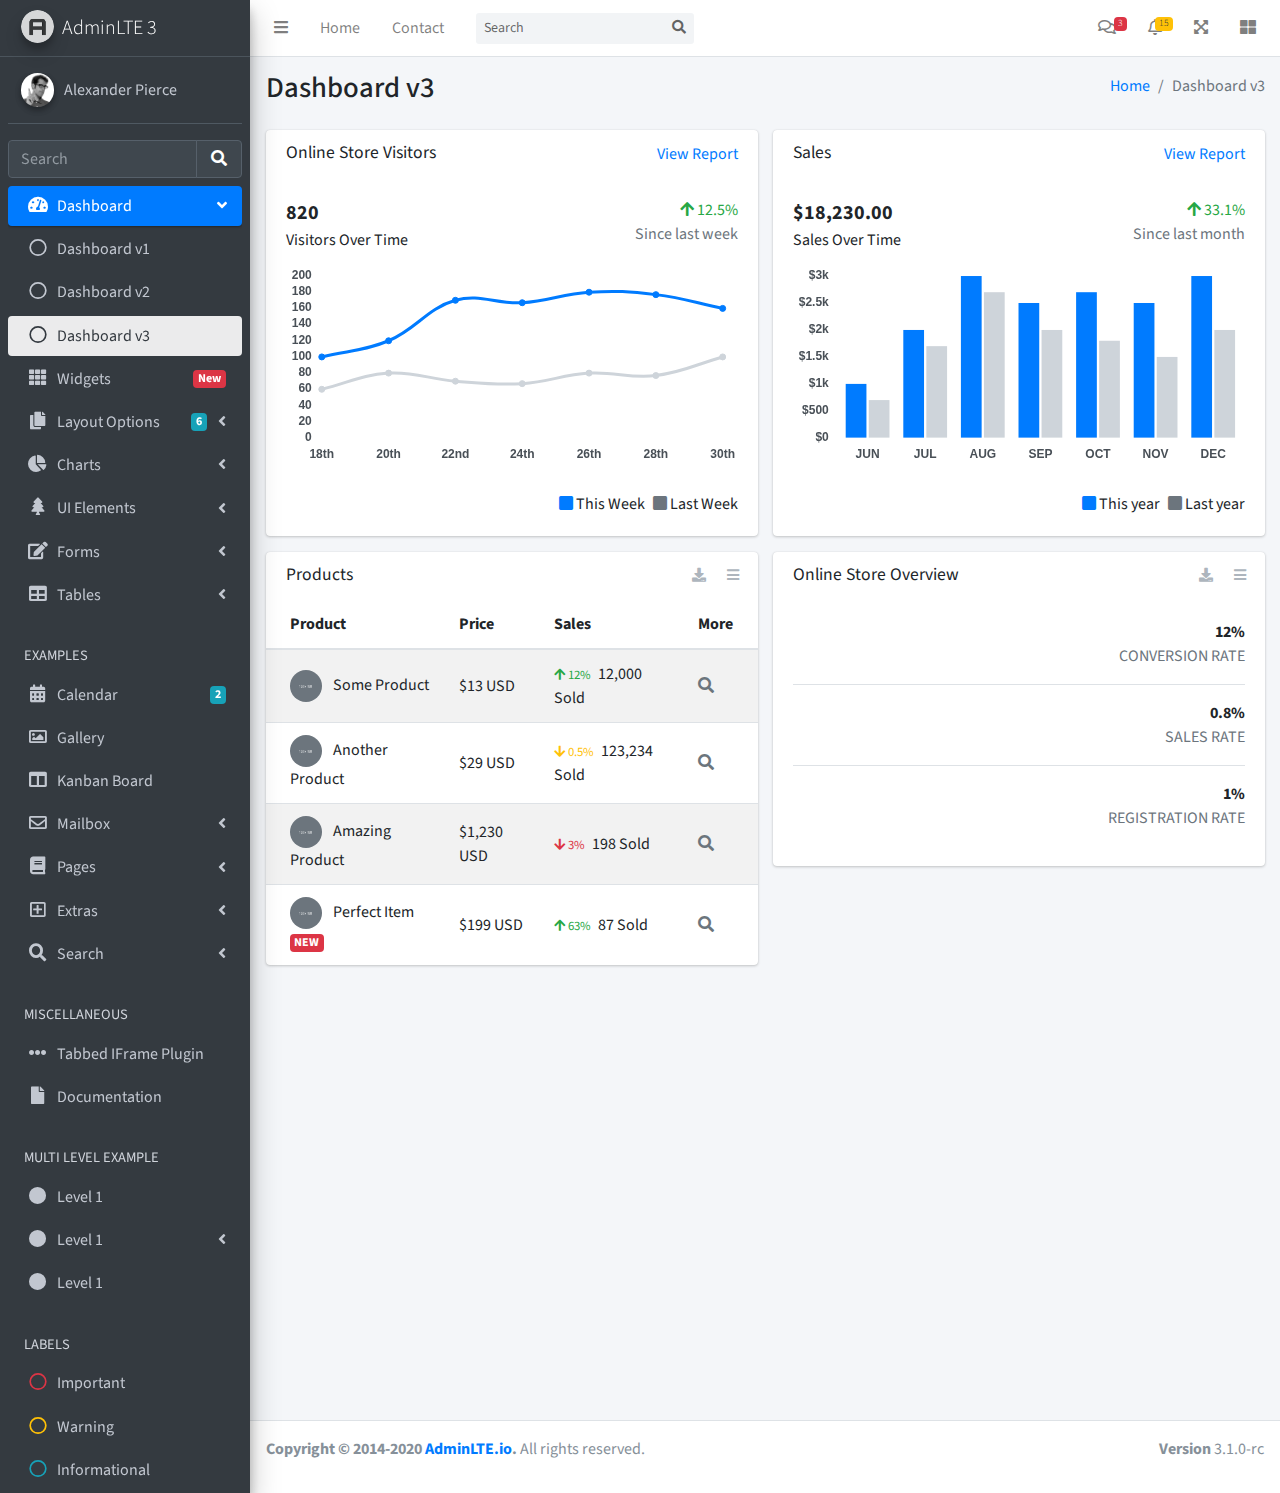
<file: almsaeed-studio/AdminLTE-3.1.0-rc/index3.html>
<!DOCTYPE html>
<html lang="en">
<head>
  <meta charset="utf-8">
  <meta name="viewport" content="width=device-width, initial-scale=1">
  <title>AdminLTE 3 | Dashboard 3</title>

  <!-- Google Font: Source Sans Pro -->
  <link rel="stylesheet" href="https://fonts.googleapis.com/css?family=Source+Sans+Pro:300,400,400i,700&display=fallback">
  <!-- Font Awesome Icons -->
  <link rel="stylesheet" href="plugins/fontawesome-free/css/all.min.css">
  <!-- IonIcons -->
  <link rel="stylesheet" href="https://code.ionicframework.com/ionicons/2.0.1/css/ionicons.min.css">
  <!-- Theme style -->
  <link rel="stylesheet" href="dist/css/adminlte.min.css">
</head>
<!--
`body` tag options:

  Apply one or more of the following classes to to the body tag
  to get the desired effect

  * sidebar-collapse
  * sidebar-mini
-->
<body class="hold-transition sidebar-mini">
<div class="wrapper">
  <!-- Navbar -->
  <nav class="main-header navbar navbar-expand navbar-white navbar-light">
    <!-- Left navbar links -->
    <ul class="navbar-nav">
      <li class="nav-item">
        <a class="nav-link" data-widget="pushmenu" href="#" role="button"><i class="fas fa-bars"></i></a>
      </li>
      <li class="nav-item d-none d-sm-inline-block">
        <a href="index3.html" class="nav-link">Home</a>
      </li>
      <li class="nav-item d-none d-sm-inline-block">
        <a href="#" class="nav-link">Contact</a>
      </li>
    </ul>

    <!-- SEARCH FORM -->
    <form class="form-inline ml-3">
      <div class="input-group input-group-sm">
        <input class="form-control form-control-navbar" type="search" placeholder="Search" aria-label="Search">
        <div class="input-group-append">
          <button class="btn btn-navbar" type="submit">
            <i class="fas fa-search"></i>
          </button>
        </div>
      </div>
    </form>

    <!-- Right navbar links -->
    <ul class="navbar-nav ml-auto">
      <!-- Messages Dropdown Menu -->
      <li class="nav-item dropdown">
        <a class="nav-link" data-toggle="dropdown" href="#">
          <i class="far fa-comments"></i>
          <span class="badge badge-danger navbar-badge">3</span>
        </a>
        <div class="dropdown-menu dropdown-menu-lg dropdown-menu-right">
          <a href="#" class="dropdown-item">
            <!-- Message Start -->
            <div class="media">
              <img src="dist/img/user1-128x128.jpg" alt="User Avatar" class="img-size-50 mr-3 img-circle">
              <div class="media-body">
                <h3 class="dropdown-item-title">
                  Brad Diesel
                  <span class="float-right text-sm text-danger"><i class="fas fa-star"></i></span>
                </h3>
                <p class="text-sm">Call me whenever you can...</p>
                <p class="text-sm text-muted"><i class="far fa-clock mr-1"></i> 4 Hours Ago</p>
              </div>
            </div>
            <!-- Message End -->
          </a>
          <div class="dropdown-divider"></div>
          <a href="#" class="dropdown-item">
            <!-- Message Start -->
            <div class="media">
              <img src="dist/img/user8-128x128.jpg" alt="User Avatar" class="img-size-50 img-circle mr-3">
              <div class="media-body">
                <h3 class="dropdown-item-title">
                  John Pierce
                  <span class="float-right text-sm text-muted"><i class="fas fa-star"></i></span>
                </h3>
                <p class="text-sm">I got your message bro</p>
                <p class="text-sm text-muted"><i class="far fa-clock mr-1"></i> 4 Hours Ago</p>
              </div>
            </div>
            <!-- Message End -->
          </a>
          <div class="dropdown-divider"></div>
          <a href="#" class="dropdown-item">
            <!-- Message Start -->
            <div class="media">
              <img src="dist/img/user3-128x128.jpg" alt="User Avatar" class="img-size-50 img-circle mr-3">
              <div class="media-body">
                <h3 class="dropdown-item-title">
                  Nora Silvester
                  <span class="float-right text-sm text-warning"><i class="fas fa-star"></i></span>
                </h3>
                <p class="text-sm">The subject goes here</p>
                <p class="text-sm text-muted"><i class="far fa-clock mr-1"></i> 4 Hours Ago</p>
              </div>
            </div>
            <!-- Message End -->
          </a>
          <div class="dropdown-divider"></div>
          <a href="#" class="dropdown-item dropdown-footer">See All Messages</a>
        </div>
      </li>
      <!-- Notifications Dropdown Menu -->
      <li class="nav-item dropdown">
        <a class="nav-link" data-toggle="dropdown" href="#">
          <i class="far fa-bell"></i>
          <span class="badge badge-warning navbar-badge">15</span>
        </a>
        <div class="dropdown-menu dropdown-menu-lg dropdown-menu-right">
          <span class="dropdown-item dropdown-header">15 Notifications</span>
          <div class="dropdown-divider"></div>
          <a href="#" class="dropdown-item">
            <i class="fas fa-envelope mr-2"></i> 4 new messages
            <span class="float-right text-muted text-sm">3 mins</span>
          </a>
          <div class="dropdown-divider"></div>
          <a href="#" class="dropdown-item">
            <i class="fas fa-users mr-2"></i> 8 friend requests
            <span class="float-right text-muted text-sm">12 hours</span>
          </a>
          <div class="dropdown-divider"></div>
          <a href="#" class="dropdown-item">
            <i class="fas fa-file mr-2"></i> 3 new reports
            <span class="float-right text-muted text-sm">2 days</span>
          </a>
          <div class="dropdown-divider"></div>
          <a href="#" class="dropdown-item dropdown-footer">See All Notifications</a>
        </div>
      </li>
      <li class="nav-item">
        <a class="nav-link" data-widget="fullscreen" href="#" role="button">
          <i class="fas fa-expand-arrows-alt"></i>
        </a>
      </li>
      <li class="nav-item">
        <a class="nav-link" data-widget="control-sidebar" data-slide="true" href="#" role="button">
          <i class="fas fa-th-large"></i>
        </a>
      </li>
    </ul>
  </nav>
  <!-- /.navbar -->

  <!-- Main Sidebar Container -->
  <aside class="main-sidebar sidebar-dark-primary elevation-4">
    <!-- Brand Logo -->
    <a href="index3.html" class="brand-link">
      <img src="dist/img/AdminLTELogo.png" alt="AdminLTE Logo" class="brand-image img-circle elevation-3" style="opacity: .8">
      <span class="brand-text font-weight-light">AdminLTE 3</span>
    </a>

    <!-- Sidebar -->
    <div class="sidebar">
      <!-- Sidebar user panel (optional) -->
      <div class="user-panel mt-3 pb-3 mb-3 d-flex">
        <div class="image">
          <img src="dist/img/user2-160x160.jpg" class="img-circle elevation-2" alt="User Image">
        </div>
        <div class="info">
          <a href="#" class="d-block">Alexander Pierce</a>
        </div>
      </div>

      <!-- SidebarSearch Form -->
      <div class="form-inline">
        <div class="input-group" data-widget="sidebar-search">
          <input class="form-control form-control-sidebar" type="search" placeholder="Search" aria-label="Search">
          <div class="input-group-append">
            <button class="btn btn-sidebar">
              <i class="fas fa-search fa-fw"></i>
            </button>
          </div>
        </div>
      </div>

      <!-- Sidebar Menu -->
      <nav class="mt-2">
        <ul class="nav nav-pills nav-sidebar flex-column" data-widget="treeview" role="menu" data-accordion="false">
          <!-- Add icons to the links using the .nav-icon class
               with font-awesome or any other icon font library -->
          <li class="nav-item menu-open">
            <a href="#" class="nav-link active">
              <i class="nav-icon fas fa-tachometer-alt"></i>
              <p>
                Dashboard
                <i class="right fas fa-angle-left"></i>
              </p>
            </a>
            <ul class="nav nav-treeview">
              <li class="nav-item">
                <a href="./index.html" class="nav-link">
                  <i class="far fa-circle nav-icon"></i>
                  <p>Dashboard v1</p>
                </a>
              </li>
              <li class="nav-item">
                <a href="./index2.html" class="nav-link">
                  <i class="far fa-circle nav-icon"></i>
                  <p>Dashboard v2</p>
                </a>
              </li>
              <li class="nav-item">
                <a href="./index3.html" class="nav-link active">
                  <i class="far fa-circle nav-icon"></i>
                  <p>Dashboard v3</p>
                </a>
              </li>
            </ul>
          </li>
          <li class="nav-item">
            <a href="pages/widgets.html" class="nav-link">
              <i class="nav-icon fas fa-th"></i>
              <p>
                Widgets
                <span class="right badge badge-danger">New</span>
              </p>
            </a>
          </li>
          <li class="nav-item">
            <a href="#" class="nav-link">
              <i class="nav-icon fas fa-copy"></i>
              <p>
                Layout Options
                <i class="fas fa-angle-left right"></i>
                <span class="badge badge-info right">6</span>
              </p>
            </a>
            <ul class="nav nav-treeview">
              <li class="nav-item">
                <a href="pages/layout/top-nav.html" class="nav-link">
                  <i class="far fa-circle nav-icon"></i>
                  <p>Top Navigation</p>
                </a>
              </li>
              <li class="nav-item">
                <a href="pages/layout/top-nav-sidebar.html" class="nav-link">
                  <i class="far fa-circle nav-icon"></i>
                  <p>Top Navigation + Sidebar</p>
                </a>
              </li>
              <li class="nav-item">
                <a href="pages/layout/boxed.html" class="nav-link">
                  <i class="far fa-circle nav-icon"></i>
                  <p>Boxed</p>
                </a>
              </li>
              <li class="nav-item">
                <a href="pages/layout/fixed-sidebar.html" class="nav-link">
                  <i class="far fa-circle nav-icon"></i>
                  <p>Fixed Sidebar</p>
                </a>
              </li>
              <li class="nav-item">
                <a href="pages/layout/fixed-sidebar-custom.html" class="nav-link">
                  <i class="far fa-circle nav-icon"></i>
                  <p>Fixed Sidebar <small>+ Custom Area</small></p>
                </a>
              </li>
              <li class="nav-item">
                <a href="pages/layout/fixed-topnav.html" class="nav-link">
                  <i class="far fa-circle nav-icon"></i>
                  <p>Fixed Navbar</p>
                </a>
              </li>
              <li class="nav-item">
                <a href="pages/layout/fixed-footer.html" class="nav-link">
                  <i class="far fa-circle nav-icon"></i>
                  <p>Fixed Footer</p>
                </a>
              </li>
              <li class="nav-item">
                <a href="pages/layout/collapsed-sidebar.html" class="nav-link">
                  <i class="far fa-circle nav-icon"></i>
                  <p>Collapsed Sidebar</p>
                </a>
              </li>
            </ul>
          </li>
          <li class="nav-item">
            <a href="#" class="nav-link">
              <i class="nav-icon fas fa-chart-pie"></i>
              <p>
                Charts
                <i class="right fas fa-angle-left"></i>
              </p>
            </a>
            <ul class="nav nav-treeview">
              <li class="nav-item">
                <a href="pages/charts/chartjs.html" class="nav-link">
                  <i class="far fa-circle nav-icon"></i>
                  <p>ChartJS</p>
                </a>
              </li>
              <li class="nav-item">
                <a href="pages/charts/flot.html" class="nav-link">
                  <i class="far fa-circle nav-icon"></i>
                  <p>Flot</p>
                </a>
              </li>
              <li class="nav-item">
                <a href="pages/charts/inline.html" class="nav-link">
                  <i class="far fa-circle nav-icon"></i>
                  <p>Inline</p>
                </a>
              </li>
              <li class="nav-item">
                <a href="pages/charts/uplot.html" class="nav-link">
                  <i class="far fa-circle nav-icon"></i>
                  <p>uPlot</p>
                </a>
              </li>
            </ul>
          </li>
          <li class="nav-item">
            <a href="#" class="nav-link">
              <i class="nav-icon fas fa-tree"></i>
              <p>
                UI Elements
                <i class="fas fa-angle-left right"></i>
              </p>
            </a>
            <ul class="nav nav-treeview">
              <li class="nav-item">
                <a href="pages/UI/general.html" class="nav-link">
                  <i class="far fa-circle nav-icon"></i>
                  <p>General</p>
                </a>
              </li>
              <li class="nav-item">
                <a href="pages/UI/icons.html" class="nav-link">
                  <i class="far fa-circle nav-icon"></i>
                  <p>Icons</p>
                </a>
              </li>
              <li class="nav-item">
                <a href="pages/UI/buttons.html" class="nav-link">
                  <i class="far fa-circle nav-icon"></i>
                  <p>Buttons</p>
                </a>
              </li>
              <li class="nav-item">
                <a href="pages/UI/sliders.html" class="nav-link">
                  <i class="far fa-circle nav-icon"></i>
                  <p>Sliders</p>
                </a>
              </li>
              <li class="nav-item">
                <a href="pages/UI/modals.html" class="nav-link">
                  <i class="far fa-circle nav-icon"></i>
                  <p>Modals & Alerts</p>
                </a>
              </li>
              <li class="nav-item">
                <a href="pages/UI/navbar.html" class="nav-link">
                  <i class="far fa-circle nav-icon"></i>
                  <p>Navbar & Tabs</p>
                </a>
              </li>
              <li class="nav-item">
                <a href="pages/UI/timeline.html" class="nav-link">
                  <i class="far fa-circle nav-icon"></i>
                  <p>Timeline</p>
                </a>
              </li>
              <li class="nav-item">
                <a href="pages/UI/ribbons.html" class="nav-link">
                  <i class="far fa-circle nav-icon"></i>
                  <p>Ribbons</p>
                </a>
              </li>
            </ul>
          </li>
          <li class="nav-item">
            <a href="#" class="nav-link">
              <i class="nav-icon fas fa-edit"></i>
              <p>
                Forms
                <i class="fas fa-angle-left right"></i>
              </p>
            </a>
            <ul class="nav nav-treeview">
              <li class="nav-item">
                <a href="pages/forms/general.html" class="nav-link">
                  <i class="far fa-circle nav-icon"></i>
                  <p>General Elements</p>
                </a>
              </li>
              <li class="nav-item">
                <a href="pages/forms/advanced.html" class="nav-link">
                  <i class="far fa-circle nav-icon"></i>
                  <p>Advanced Elements</p>
                </a>
              </li>
              <li class="nav-item">
                <a href="pages/forms/editors.html" class="nav-link">
                  <i class="far fa-circle nav-icon"></i>
                  <p>Editors</p>
                </a>
              </li>
              <li class="nav-item">
                <a href="pages/forms/validation.html" class="nav-link">
                  <i class="far fa-circle nav-icon"></i>
                  <p>Validation</p>
                </a>
              </li>
            </ul>
          </li>
          <li class="nav-item">
            <a href="#" class="nav-link">
              <i class="nav-icon fas fa-table"></i>
              <p>
                Tables
                <i class="fas fa-angle-left right"></i>
              </p>
            </a>
            <ul class="nav nav-treeview">
              <li class="nav-item">
                <a href="pages/tables/simple.html" class="nav-link">
                  <i class="far fa-circle nav-icon"></i>
                  <p>Simple Tables</p>
                </a>
              </li>
              <li class="nav-item">
                <a href="pages/tables/data.html" class="nav-link">
                  <i class="far fa-circle nav-icon"></i>
                  <p>DataTables</p>
                </a>
              </li>
              <li class="nav-item">
                <a href="pages/tables/jsgrid.html" class="nav-link">
                  <i class="far fa-circle nav-icon"></i>
                  <p>jsGrid</p>
                </a>
              </li>
            </ul>
          </li>
          <li class="nav-header">EXAMPLES</li>
          <li class="nav-item">
            <a href="pages/calendar.html" class="nav-link">
              <i class="nav-icon fas fa-calendar-alt"></i>
              <p>
                Calendar
                <span class="badge badge-info right">2</span>
              </p>
            </a>
          </li>
          <li class="nav-item">
            <a href="pages/gallery.html" class="nav-link">
              <i class="nav-icon far fa-image"></i>
              <p>
                Gallery
              </p>
            </a>
          </li>
          <li class="nav-item">
            <a href="pages/kanban.html" class="nav-link">
              <i class="nav-icon fas fa-columns"></i>
              <p>
                Kanban Board
              </p>
            </a>
          </li>
          <li class="nav-item">
            <a href="#" class="nav-link">
              <i class="nav-icon far fa-envelope"></i>
              <p>
                Mailbox
                <i class="fas fa-angle-left right"></i>
              </p>
            </a>
            <ul class="nav nav-treeview">
              <li class="nav-item">
                <a href="pages/mailbox/mailbox.html" class="nav-link">
                  <i class="far fa-circle nav-icon"></i>
                  <p>Inbox</p>
                </a>
              </li>
              <li class="nav-item">
                <a href="pages/mailbox/compose.html" class="nav-link">
                  <i class="far fa-circle nav-icon"></i>
                  <p>Compose</p>
                </a>
              </li>
              <li class="nav-item">
                <a href="pages/mailbox/read-mail.html" class="nav-link">
                  <i class="far fa-circle nav-icon"></i>
                  <p>Read</p>
                </a>
              </li>
            </ul>
          </li>
          <li class="nav-item">
            <a href="#" class="nav-link">
              <i class="nav-icon fas fa-book"></i>
              <p>
                Pages
                <i class="fas fa-angle-left right"></i>
              </p>
            </a>
            <ul class="nav nav-treeview">
              <li class="nav-item">
                <a href="pages/examples/invoice.html" class="nav-link">
                  <i class="far fa-circle nav-icon"></i>
                  <p>Invoice</p>
                </a>
              </li>
              <li class="nav-item">
                <a href="pages/examples/profile.html" class="nav-link">
                  <i class="far fa-circle nav-icon"></i>
                  <p>Profile</p>
                </a>
              </li>
              <li class="nav-item">
                <a href="pages/examples/e-commerce.html" class="nav-link">
                  <i class="far fa-circle nav-icon"></i>
                  <p>E-commerce</p>
                </a>
              </li>
              <li class="nav-item">
                <a href="pages/examples/projects.html" class="nav-link">
                  <i class="far fa-circle nav-icon"></i>
                  <p>Projects</p>
                </a>
              </li>
              <li class="nav-item">
                <a href="pages/examples/project-add.html" class="nav-link">
                  <i class="far fa-circle nav-icon"></i>
                  <p>Project Add</p>
                </a>
              </li>
              <li class="nav-item">
                <a href="pages/examples/project-edit.html" class="nav-link">
                  <i class="far fa-circle nav-icon"></i>
                  <p>Project Edit</p>
                </a>
              </li>
              <li class="nav-item">
                <a href="pages/examples/project-detail.html" class="nav-link">
                  <i class="far fa-circle nav-icon"></i>
                  <p>Project Detail</p>
                </a>
              </li>
              <li class="nav-item">
                <a href="pages/examples/contacts.html" class="nav-link">
                  <i class="far fa-circle nav-icon"></i>
                  <p>Contacts</p>
                </a>
              </li>
              <li class="nav-item">
                <a href="pages/examples/faq.html" class="nav-link">
                  <i class="far fa-circle nav-icon"></i>
                  <p>FAQ</p>
                </a>
              </li>
              <li class="nav-item">
                <a href="pages/examples/contact-us.html" class="nav-link">
                  <i class="far fa-circle nav-icon"></i>
                  <p>Contact us</p>
                </a>
              </li>
            </ul>
          </li>
          <li class="nav-item">
            <a href="#" class="nav-link">
              <i class="nav-icon far fa-plus-square"></i>
              <p>
                Extras
                <i class="fas fa-angle-left right"></i>
              </p>
            </a>
            <ul class="nav nav-treeview">
              <li class="nav-item">
                <a href="#" class="nav-link">
                  <i class="far fa-circle nav-icon"></i>
                  <p>
                    Login & Register v1
                    <i class="fas fa-angle-left right"></i>
                  </p>
                </a>
                <ul class="nav nav-treeview">
                  <li class="nav-item">
                    <a href="pages/examples/login.html" class="nav-link">
                      <i class="far fa-circle nav-icon"></i>
                      <p>Login v1</p>
                    </a>
                  </li>
                  <li class="nav-item">
                    <a href="pages/examples/register.html" class="nav-link">
                      <i class="far fa-circle nav-icon"></i>
                      <p>Register v1</p>
                    </a>
                  </li>
                  <li class="nav-item">
                    <a href="pages/examples/forgot-password.html" class="nav-link">
                      <i class="far fa-circle nav-icon"></i>
                      <p>Forgot Password v1</p>
                    </a>
                  </li>
                  <li class="nav-item">
                    <a href="pages/examples/recover-password.html" class="nav-link">
                      <i class="far fa-circle nav-icon"></i>
                      <p>Recover Password v1</p>
                    </a>
                  </li>
                </ul>
              </li>
              <li class="nav-item">
                <a href="#" class="nav-link">
                  <i class="far fa-circle nav-icon"></i>
                  <p>
                    Login & Register v2
                    <i class="fas fa-angle-left right"></i>
                  </p>
                </a>
                <ul class="nav nav-treeview">
                  <li class="nav-item">
                    <a href="pages/examples/login-v2.html" class="nav-link">
                      <i class="far fa-circle nav-icon"></i>
                      <p>Login v2</p>
                    </a>
                  </li>
                  <li class="nav-item">
                    <a href="pages/examples/register-v2.html" class="nav-link">
                      <i class="far fa-circle nav-icon"></i>
                      <p>Register v2</p>
                    </a>
                  </li>
                  <li class="nav-item">
                    <a href="pages/examples/forgot-password-v2.html" class="nav-link">
                      <i class="far fa-circle nav-icon"></i>
                      <p>Forgot Password v2</p>
                    </a>
                  </li>
                  <li class="nav-item">
                    <a href="pages/examples/recover-password-v2.html" class="nav-link">
                      <i class="far fa-circle nav-icon"></i>
                      <p>Recover Password v2</p>
                    </a>
                  </li>
                </ul>
              </li>
              <li class="nav-item">
                <a href="pages/examples/lockscreen.html" class="nav-link">
                  <i class="far fa-circle nav-icon"></i>
                  <p>Lockscreen</p>
                </a>
              </li>
              <li class="nav-item">
                <a href="pages/examples/legacy-user-menu.html" class="nav-link">
                  <i class="far fa-circle nav-icon"></i>
                  <p>Legacy User Menu</p>
                </a>
              </li>
              <li class="nav-item">
                <a href="pages/examples/language-menu.html" class="nav-link">
                  <i class="far fa-circle nav-icon"></i>
                  <p>Language Menu</p>
                </a>
              </li>
              <li class="nav-item">
                <a href="pages/examples/404.html" class="nav-link">
                  <i class="far fa-circle nav-icon"></i>
                  <p>Error 404</p>
                </a>
              </li>
              <li class="nav-item">
                <a href="pages/examples/500.html" class="nav-link">
                  <i class="far fa-circle nav-icon"></i>
                  <p>Error 500</p>
                </a>
              </li>
              <li class="nav-item">
                <a href="pages/examples/pace.html" class="nav-link">
                  <i class="far fa-circle nav-icon"></i>
                  <p>Pace</p>
                </a>
              </li>
              <li class="nav-item">
                <a href="pages/examples/blank.html" class="nav-link">
                  <i class="far fa-circle nav-icon"></i>
                  <p>Blank Page</p>
                </a>
              </li>
              <li class="nav-item">
                <a href="starter.html" class="nav-link">
                  <i class="far fa-circle nav-icon"></i>
                  <p>Starter Page</p>
                </a>
              </li>
            </ul>
          </li>
          <li class="nav-item">
            <a href="#" class="nav-link">
              <i class="nav-icon fas fa-search"></i>
              <p>
                Search
                <i class="fas fa-angle-left right"></i>
              </p>
            </a>
            <ul class="nav nav-treeview">
              <li class="nav-item">
                <a href="pages/search/simple.html" class="nav-link">
                  <i class="far fa-circle nav-icon"></i>
                  <p>Simple Search</p>
                </a>
              </li>
              <li class="nav-item">
                <a href="pages/search/enhanced.html" class="nav-link">
                  <i class="far fa-circle nav-icon"></i>
                  <p>Enhanced</p>
                </a>
              </li>
            </ul>
          </li>
          <li class="nav-header">MISCELLANEOUS</li>
          <li class="nav-item">
            <a href="iframe.html" class="nav-link">
              <i class="nav-icon fas fa-ellipsis-h"></i>
              <p>Tabbed IFrame Plugin</p>
            </a>
          </li>
          <li class="nav-item">
            <a href="https://adminlte.io/docs/3.1/" class="nav-link">
              <i class="nav-icon fas fa-file"></i>
              <p>Documentation</p>
            </a>
          </li>
          <li class="nav-header">MULTI LEVEL EXAMPLE</li>
          <li class="nav-item">
            <a href="#" class="nav-link">
              <i class="fas fa-circle nav-icon"></i>
              <p>Level 1</p>
            </a>
          </li>
          <li class="nav-item">
            <a href="#" class="nav-link">
              <i class="nav-icon fas fa-circle"></i>
              <p>
                Level 1
                <i class="right fas fa-angle-left"></i>
              </p>
            </a>
            <ul class="nav nav-treeview">
              <li class="nav-item">
                <a href="#" class="nav-link">
                  <i class="far fa-circle nav-icon"></i>
                  <p>Level 2</p>
                </a>
              </li>
              <li class="nav-item">
                <a href="#" class="nav-link">
                  <i class="far fa-circle nav-icon"></i>
                  <p>
                    Level 2
                    <i class="right fas fa-angle-left"></i>
                  </p>
                </a>
                <ul class="nav nav-treeview">
                  <li class="nav-item">
                    <a href="#" class="nav-link">
                      <i class="far fa-dot-circle nav-icon"></i>
                      <p>Level 3</p>
                    </a>
                  </li>
                  <li class="nav-item">
                    <a href="#" class="nav-link">
                      <i class="far fa-dot-circle nav-icon"></i>
                      <p>Level 3</p>
                    </a>
                  </li>
                  <li class="nav-item">
                    <a href="#" class="nav-link">
                      <i class="far fa-dot-circle nav-icon"></i>
                      <p>Level 3</p>
                    </a>
                  </li>
                </ul>
              </li>
              <li class="nav-item">
                <a href="#" class="nav-link">
                  <i class="far fa-circle nav-icon"></i>
                  <p>Level 2</p>
                </a>
              </li>
            </ul>
          </li>
          <li class="nav-item">
            <a href="#" class="nav-link">
              <i class="fas fa-circle nav-icon"></i>
              <p>Level 1</p>
            </a>
          </li>
          <li class="nav-header">LABELS</li>
          <li class="nav-item">
            <a href="#" class="nav-link">
              <i class="nav-icon far fa-circle text-danger"></i>
              <p class="text">Important</p>
            </a>
          </li>
          <li class="nav-item">
            <a href="#" class="nav-link">
              <i class="nav-icon far fa-circle text-warning"></i>
              <p>Warning</p>
            </a>
          </li>
          <li class="nav-item">
            <a href="#" class="nav-link">
              <i class="nav-icon far fa-circle text-info"></i>
              <p>Informational</p>
            </a>
          </li>
        </ul>
      </nav>
      <!-- /.sidebar-menu -->
    </div>
    <!-- /.sidebar -->
  </aside>

  <!-- Content Wrapper. Contains page content -->
  <div class="content-wrapper">
    <!-- Content Header (Page header) -->
    <div class="content-header">
      <div class="container-fluid">
        <div class="row mb-2">
          <div class="col-sm-6">
            <h1 class="m-0">Dashboard v3</h1>
          </div><!-- /.col -->
          <div class="col-sm-6">
            <ol class="breadcrumb float-sm-right">
              <li class="breadcrumb-item"><a href="#">Home</a></li>
              <li class="breadcrumb-item active">Dashboard v3</li>
            </ol>
          </div><!-- /.col -->
        </div><!-- /.row -->
      </div><!-- /.container-fluid -->
    </div>
    <!-- /.content-header -->

    <!-- Main content -->
    <div class="content">
      <div class="container-fluid">
        <div class="row">
          <div class="col-lg-6">
            <div class="card">
              <div class="card-header border-0">
                <div class="d-flex justify-content-between">
                  <h3 class="card-title">Online Store Visitors</h3>
                  <a href="javascript:void(0);">View Report</a>
                </div>
              </div>
              <div class="card-body">
                <div class="d-flex">
                  <p class="d-flex flex-column">
                    <span class="text-bold text-lg">820</span>
                    <span>Visitors Over Time</span>
                  </p>
                  <p class="ml-auto d-flex flex-column text-right">
                    <span class="text-success">
                      <i class="fas fa-arrow-up"></i> 12.5%
                    </span>
                    <span class="text-muted">Since last week</span>
                  </p>
                </div>
                <!-- /.d-flex -->

                <div class="position-relative mb-4">
                  <canvas id="visitors-chart" height="200"></canvas>
                </div>

                <div class="d-flex flex-row justify-content-end">
                  <span class="mr-2">
                    <i class="fas fa-square text-primary"></i> This Week
                  </span>

                  <span>
                    <i class="fas fa-square text-gray"></i> Last Week
                  </span>
                </div>
              </div>
            </div>
            <!-- /.card -->

            <div class="card">
              <div class="card-header border-0">
                <h3 class="card-title">Products</h3>
                <div class="card-tools">
                  <a href="#" class="btn btn-tool btn-sm">
                    <i class="fas fa-download"></i>
                  </a>
                  <a href="#" class="btn btn-tool btn-sm">
                    <i class="fas fa-bars"></i>
                  </a>
                </div>
              </div>
              <div class="card-body table-responsive p-0">
                <table class="table table-striped table-valign-middle">
                  <thead>
                  <tr>
                    <th>Product</th>
                    <th>Price</th>
                    <th>Sales</th>
                    <th>More</th>
                  </tr>
                  </thead>
                  <tbody>
                  <tr>
                    <td>
                      <img src="dist/img/default-150x150.png" alt="Product 1" class="img-circle img-size-32 mr-2">
                      Some Product
                    </td>
                    <td>$13 USD</td>
                    <td>
                      <small class="text-success mr-1">
                        <i class="fas fa-arrow-up"></i>
                        12%
                      </small>
                      12,000 Sold
                    </td>
                    <td>
                      <a href="#" class="text-muted">
                        <i class="fas fa-search"></i>
                      </a>
                    </td>
                  </tr>
                  <tr>
                    <td>
                      <img src="dist/img/default-150x150.png" alt="Product 1" class="img-circle img-size-32 mr-2">
                      Another Product
                    </td>
                    <td>$29 USD</td>
                    <td>
                      <small class="text-warning mr-1">
                        <i class="fas fa-arrow-down"></i>
                        0.5%
                      </small>
                      123,234 Sold
                    </td>
                    <td>
                      <a href="#" class="text-muted">
                        <i class="fas fa-search"></i>
                      </a>
                    </td>
                  </tr>
                  <tr>
                    <td>
                      <img src="dist/img/default-150x150.png" alt="Product 1" class="img-circle img-size-32 mr-2">
                      Amazing Product
                    </td>
                    <td>$1,230 USD</td>
                    <td>
                      <small class="text-danger mr-1">
                        <i class="fas fa-arrow-down"></i>
                        3%
                      </small>
                      198 Sold
                    </td>
                    <td>
                      <a href="#" class="text-muted">
                        <i class="fas fa-search"></i>
                      </a>
                    </td>
                  </tr>
                  <tr>
                    <td>
                      <img src="dist/img/default-150x150.png" alt="Product 1" class="img-circle img-size-32 mr-2">
                      Perfect Item
                      <span class="badge bg-danger">NEW</span>
                    </td>
                    <td>$199 USD</td>
                    <td>
                      <small class="text-success mr-1">
                        <i class="fas fa-arrow-up"></i>
                        63%
                      </small>
                      87 Sold
                    </td>
                    <td>
                      <a href="#" class="text-muted">
                        <i class="fas fa-search"></i>
                      </a>
                    </td>
                  </tr>
                  </tbody>
                </table>
              </div>
            </div>
            <!-- /.card -->
          </div>
          <!-- /.col-md-6 -->
          <div class="col-lg-6">
            <div class="card">
              <div class="card-header border-0">
                <div class="d-flex justify-content-between">
                  <h3 class="card-title">Sales</h3>
                  <a href="javascript:void(0);">View Report</a>
                </div>
              </div>
              <div class="card-body">
                <div class="d-flex">
                  <p class="d-flex flex-column">
                    <span class="text-bold text-lg">$18,230.00</span>
                    <span>Sales Over Time</span>
                  </p>
                  <p class="ml-auto d-flex flex-column text-right">
                    <span class="text-success">
                      <i class="fas fa-arrow-up"></i> 33.1%
                    </span>
                    <span class="text-muted">Since last month</span>
                  </p>
                </div>
                <!-- /.d-flex -->

                <div class="position-relative mb-4">
                  <canvas id="sales-chart" height="200"></canvas>
                </div>

                <div class="d-flex flex-row justify-content-end">
                  <span class="mr-2">
                    <i class="fas fa-square text-primary"></i> This year
                  </span>

                  <span>
                    <i class="fas fa-square text-gray"></i> Last year
                  </span>
                </div>
              </div>
            </div>
            <!-- /.card -->

            <div class="card">
              <div class="card-header border-0">
                <h3 class="card-title">Online Store Overview</h3>
                <div class="card-tools">
                  <a href="#" class="btn btn-sm btn-tool">
                    <i class="fas fa-download"></i>
                  </a>
                  <a href="#" class="btn btn-sm btn-tool">
                    <i class="fas fa-bars"></i>
                  </a>
                </div>
              </div>
              <div class="card-body">
                <div class="d-flex justify-content-between align-items-center border-bottom mb-3">
                  <p class="text-success text-xl">
                    <i class="ion ion-ios-refresh-empty"></i>
                  </p>
                  <p class="d-flex flex-column text-right">
                    <span class="font-weight-bold">
                      <i class="ion ion-android-arrow-up text-success"></i> 12%
                    </span>
                    <span class="text-muted">CONVERSION RATE</span>
                  </p>
                </div>
                <!-- /.d-flex -->
                <div class="d-flex justify-content-between align-items-center border-bottom mb-3">
                  <p class="text-warning text-xl">
                    <i class="ion ion-ios-cart-outline"></i>
                  </p>
                  <p class="d-flex flex-column text-right">
                    <span class="font-weight-bold">
                      <i class="ion ion-android-arrow-up text-warning"></i> 0.8%
                    </span>
                    <span class="text-muted">SALES RATE</span>
                  </p>
                </div>
                <!-- /.d-flex -->
                <div class="d-flex justify-content-between align-items-center mb-0">
                  <p class="text-danger text-xl">
                    <i class="ion ion-ios-people-outline"></i>
                  </p>
                  <p class="d-flex flex-column text-right">
                    <span class="font-weight-bold">
                      <i class="ion ion-android-arrow-down text-danger"></i> 1%
                    </span>
                    <span class="text-muted">REGISTRATION RATE</span>
                  </p>
                </div>
                <!-- /.d-flex -->
              </div>
            </div>
          </div>
          <!-- /.col-md-6 -->
        </div>
        <!-- /.row -->
      </div>
      <!-- /.container-fluid -->
    </div>
    <!-- /.content -->
  </div>
  <!-- /.content-wrapper -->

  <!-- Control Sidebar -->
  <aside class="control-sidebar control-sidebar-dark">
    <!-- Control sidebar content goes here -->
  </aside>
  <!-- /.control-sidebar -->

  <!-- Main Footer -->
  <footer class="main-footer">
    <strong>Copyright &copy; 2014-2020 <a href="https://adminlte.io">AdminLTE.io</a>.</strong>
    All rights reserved.
    <div class="float-right d-none d-sm-inline-block">
      <b>Version</b> 3.1.0-rc
    </div>
  </footer>
</div>
<!-- ./wrapper -->

<!-- REQUIRED SCRIPTS -->

<!-- jQuery -->
<script src="plugins/jquery/jquery.min.js"></script>
<!-- Bootstrap -->
<script src="plugins/bootstrap/js/bootstrap.bundle.min.js"></script>
<!-- AdminLTE -->
<script src="dist/js/adminlte.js"></script>

<!-- OPTIONAL SCRIPTS -->
<script src="plugins/chart.js/Chart.min.js"></script>
<!-- AdminLTE for demo purposes -->
<script src="dist/js/demo.js"></script>
<!-- AdminLTE dashboard demo (This is only for demo purposes) -->
<script src="dist/js/pages/dashboard3.js"></script>
</body>
</html>
</file>
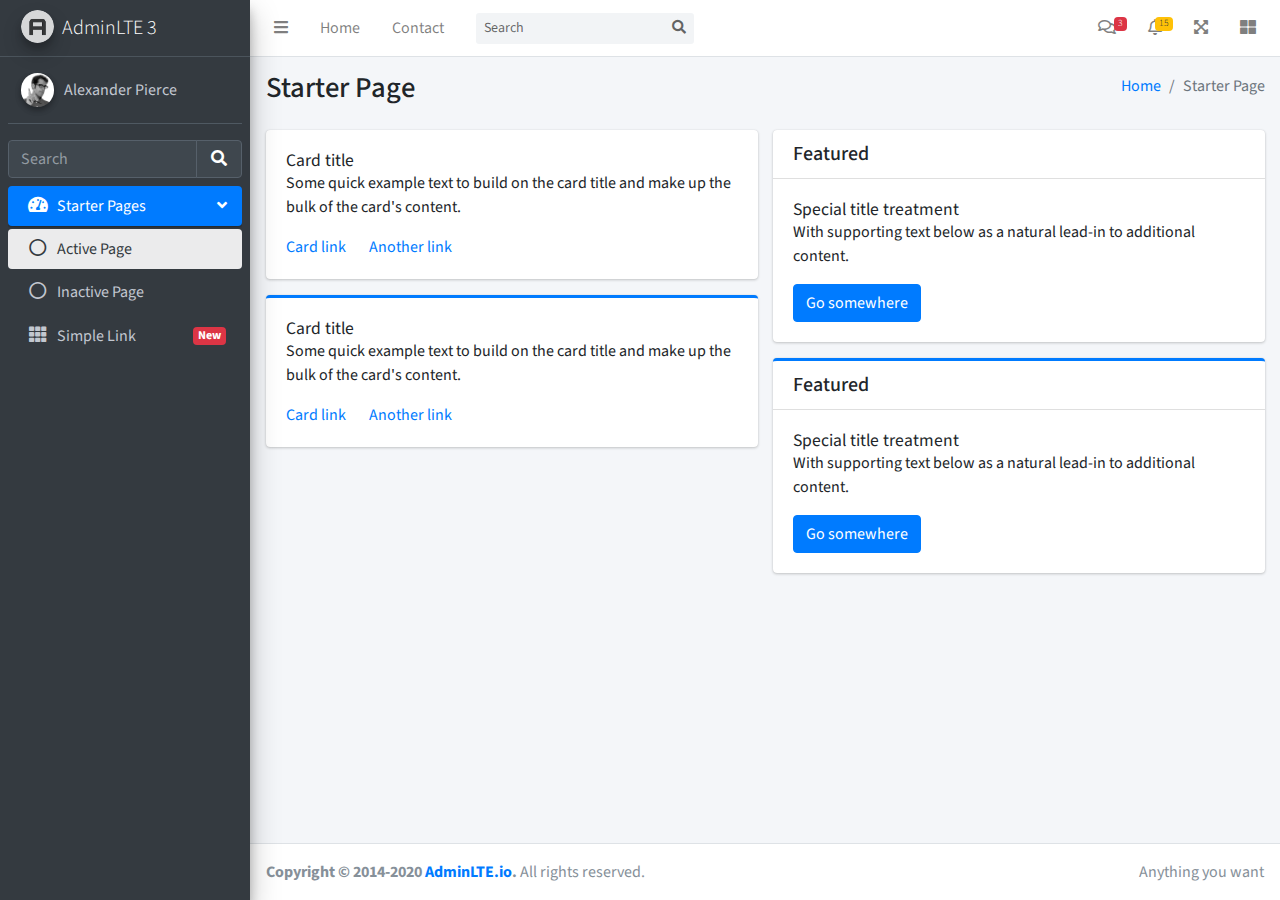
<file: almsaeed-studio/AdminLTE-3.1.0-rc/starter.html>
<!DOCTYPE html>
<!--
This is a starter template page. Use this page to start your new project from
scratch. This page gets rid of all links and provides the needed markup only.
-->
<html lang="en">
<head>
  <meta charset="utf-8">
  <meta name="viewport" content="width=device-width, initial-scale=1">
  <title>AdminLTE 3 | Starter</title>

  <!-- Google Font: Source Sans Pro -->
  <link rel="stylesheet" href="https://fonts.googleapis.com/css?family=Source+Sans+Pro:300,400,400i,700&display=fallback">
  <!-- Font Awesome Icons -->
  <link rel="stylesheet" href="plugins/fontawesome-free/css/all.min.css">
  <!-- Theme style -->
  <link rel="stylesheet" href="dist/css/adminlte.min.css">
</head>
<body class="hold-transition sidebar-mini">
<div class="wrapper">

  <!-- Navbar -->
  <nav class="main-header navbar navbar-expand navbar-white navbar-light">
    <!-- Left navbar links -->
    <ul class="navbar-nav">
      <li class="nav-item">
        <a class="nav-link" data-widget="pushmenu" href="#" role="button"><i class="fas fa-bars"></i></a>
      </li>
      <li class="nav-item d-none d-sm-inline-block">
        <a href="index3.html" class="nav-link">Home</a>
      </li>
      <li class="nav-item d-none d-sm-inline-block">
        <a href="#" class="nav-link">Contact</a>
      </li>
    </ul>

    <!-- SEARCH FORM -->
    <form class="form-inline ml-3">
      <div class="input-group input-group-sm">
        <input class="form-control form-control-navbar" type="search" placeholder="Search" aria-label="Search">
        <div class="input-group-append">
          <button class="btn btn-navbar" type="submit">
            <i class="fas fa-search"></i>
          </button>
        </div>
      </div>
    </form>

    <!-- Right navbar links -->
    <ul class="navbar-nav ml-auto">
      <!-- Messages Dropdown Menu -->
      <li class="nav-item dropdown">
        <a class="nav-link" data-toggle="dropdown" href="#">
          <i class="far fa-comments"></i>
          <span class="badge badge-danger navbar-badge">3</span>
        </a>
        <div class="dropdown-menu dropdown-menu-lg dropdown-menu-right">
          <a href="#" class="dropdown-item">
            <!-- Message Start -->
            <div class="media">
              <img src="dist/img/user1-128x128.jpg" alt="User Avatar" class="img-size-50 mr-3 img-circle">
              <div class="media-body">
                <h3 class="dropdown-item-title">
                  Brad Diesel
                  <span class="float-right text-sm text-danger"><i class="fas fa-star"></i></span>
                </h3>
                <p class="text-sm">Call me whenever you can...</p>
                <p class="text-sm text-muted"><i class="far fa-clock mr-1"></i> 4 Hours Ago</p>
              </div>
            </div>
            <!-- Message End -->
          </a>
          <div class="dropdown-divider"></div>
          <a href="#" class="dropdown-item">
            <!-- Message Start -->
            <div class="media">
              <img src="dist/img/user8-128x128.jpg" alt="User Avatar" class="img-size-50 img-circle mr-3">
              <div class="media-body">
                <h3 class="dropdown-item-title">
                  John Pierce
                  <span class="float-right text-sm text-muted"><i class="fas fa-star"></i></span>
                </h3>
                <p class="text-sm">I got your message bro</p>
                <p class="text-sm text-muted"><i class="far fa-clock mr-1"></i> 4 Hours Ago</p>
              </div>
            </div>
            <!-- Message End -->
          </a>
          <div class="dropdown-divider"></div>
          <a href="#" class="dropdown-item">
            <!-- Message Start -->
            <div class="media">
              <img src="dist/img/user3-128x128.jpg" alt="User Avatar" class="img-size-50 img-circle mr-3">
              <div class="media-body">
                <h3 class="dropdown-item-title">
                  Nora Silvester
                  <span class="float-right text-sm text-warning"><i class="fas fa-star"></i></span>
                </h3>
                <p class="text-sm">The subject goes here</p>
                <p class="text-sm text-muted"><i class="far fa-clock mr-1"></i> 4 Hours Ago</p>
              </div>
            </div>
            <!-- Message End -->
          </a>
          <div class="dropdown-divider"></div>
          <a href="#" class="dropdown-item dropdown-footer">See All Messages</a>
        </div>
      </li>
      <!-- Notifications Dropdown Menu -->
      <li class="nav-item dropdown">
        <a class="nav-link" data-toggle="dropdown" href="#">
          <i class="far fa-bell"></i>
          <span class="badge badge-warning navbar-badge">15</span>
        </a>
        <div class="dropdown-menu dropdown-menu-lg dropdown-menu-right">
          <span class="dropdown-header">15 Notifications</span>
          <div class="dropdown-divider"></div>
          <a href="#" class="dropdown-item">
            <i class="fas fa-envelope mr-2"></i> 4 new messages
            <span class="float-right text-muted text-sm">3 mins</span>
          </a>
          <div class="dropdown-divider"></div>
          <a href="#" class="dropdown-item">
            <i class="fas fa-users mr-2"></i> 8 friend requests
            <span class="float-right text-muted text-sm">12 hours</span>
          </a>
          <div class="dropdown-divider"></div>
          <a href="#" class="dropdown-item">
            <i class="fas fa-file mr-2"></i> 3 new reports
            <span class="float-right text-muted text-sm">2 days</span>
          </a>
          <div class="dropdown-divider"></div>
          <a href="#" class="dropdown-item dropdown-footer">See All Notifications</a>
        </div>
      </li>
      <li class="nav-item">
        <a class="nav-link" data-widget="fullscreen" href="#" role="button">
          <i class="fas fa-expand-arrows-alt"></i>
        </a>
      </li>
      <li class="nav-item">
        <a class="nav-link" data-widget="control-sidebar" data-slide="true" href="#" role="button">
          <i class="fas fa-th-large"></i>
        </a>
      </li>
    </ul>
  </nav>
  <!-- /.navbar -->

  <!-- Main Sidebar Container -->
  <aside class="main-sidebar sidebar-dark-primary elevation-4">
    <!-- Brand Logo -->
    <a href="index3.html" class="brand-link">
      <img src="dist/img/AdminLTELogo.png" alt="AdminLTE Logo" class="brand-image img-circle elevation-3" style="opacity: .8">
      <span class="brand-text font-weight-light">AdminLTE 3</span>
    </a>

    <!-- Sidebar -->
    <div class="sidebar">
      <!-- Sidebar user panel (optional) -->
      <div class="user-panel mt-3 pb-3 mb-3 d-flex">
        <div class="image">
          <img src="dist/img/user2-160x160.jpg" class="img-circle elevation-2" alt="User Image">
        </div>
        <div class="info">
          <a href="#" class="d-block">Alexander Pierce</a>
        </div>
      </div>

      <!-- SidebarSearch Form -->
      <div class="form-inline">
        <div class="input-group" data-widget="sidebar-search">
          <input class="form-control form-control-sidebar" type="search" placeholder="Search" aria-label="Search">
          <div class="input-group-append">
            <button class="btn btn-sidebar">
              <i class="fas fa-search fa-fw"></i>
            </button>
          </div>
        </div>
      </div>

      <!-- Sidebar Menu -->
      <nav class="mt-2">
        <ul class="nav nav-pills nav-sidebar flex-column" data-widget="treeview" role="menu" data-accordion="false">
          <!-- Add icons to the links using the .nav-icon class
               with font-awesome or any other icon font library -->
          <li class="nav-item menu-open">
            <a href="#" class="nav-link active">
              <i class="nav-icon fas fa-tachometer-alt"></i>
              <p>
                Starter Pages
                <i class="right fas fa-angle-left"></i>
              </p>
            </a>
            <ul class="nav nav-treeview">
              <li class="nav-item">
                <a href="#" class="nav-link active">
                  <i class="far fa-circle nav-icon"></i>
                  <p>Active Page</p>
                </a>
              </li>
              <li class="nav-item">
                <a href="#" class="nav-link">
                  <i class="far fa-circle nav-icon"></i>
                  <p>Inactive Page</p>
                </a>
              </li>
            </ul>
          </li>
          <li class="nav-item">
            <a href="#" class="nav-link">
              <i class="nav-icon fas fa-th"></i>
              <p>
                Simple Link
                <span class="right badge badge-danger">New</span>
              </p>
            </a>
          </li>
        </ul>
      </nav>
      <!-- /.sidebar-menu -->
    </div>
    <!-- /.sidebar -->
  </aside>

  <!-- Content Wrapper. Contains page content -->
  <div class="content-wrapper">
    <!-- Content Header (Page header) -->
    <div class="content-header">
      <div class="container-fluid">
        <div class="row mb-2">
          <div class="col-sm-6">
            <h1 class="m-0">Starter Page</h1>
          </div><!-- /.col -->
          <div class="col-sm-6">
            <ol class="breadcrumb float-sm-right">
              <li class="breadcrumb-item"><a href="#">Home</a></li>
              <li class="breadcrumb-item active">Starter Page</li>
            </ol>
          </div><!-- /.col -->
        </div><!-- /.row -->
      </div><!-- /.container-fluid -->
    </div>
    <!-- /.content-header -->

    <!-- Main content -->
    <div class="content">
      <div class="container-fluid">
        <div class="row">
          <div class="col-lg-6">
            <div class="card">
              <div class="card-body">
                <h5 class="card-title">Card title</h5>

                <p class="card-text">
                  Some quick example text to build on the card title and make up the bulk of the card's
                  content.
                </p>

                <a href="#" class="card-link">Card link</a>
                <a href="#" class="card-link">Another link</a>
              </div>
            </div>

            <div class="card card-primary card-outline">
              <div class="card-body">
                <h5 class="card-title">Card title</h5>

                <p class="card-text">
                  Some quick example text to build on the card title and make up the bulk of the card's
                  content.
                </p>
                <a href="#" class="card-link">Card link</a>
                <a href="#" class="card-link">Another link</a>
              </div>
            </div><!-- /.card -->
          </div>
          <!-- /.col-md-6 -->
          <div class="col-lg-6">
            <div class="card">
              <div class="card-header">
                <h5 class="m-0">Featured</h5>
              </div>
              <div class="card-body">
                <h6 class="card-title">Special title treatment</h6>

                <p class="card-text">With supporting text below as a natural lead-in to additional content.</p>
                <a href="#" class="btn btn-primary">Go somewhere</a>
              </div>
            </div>

            <div class="card card-primary card-outline">
              <div class="card-header">
                <h5 class="m-0">Featured</h5>
              </div>
              <div class="card-body">
                <h6 class="card-title">Special title treatment</h6>

                <p class="card-text">With supporting text below as a natural lead-in to additional content.</p>
                <a href="#" class="btn btn-primary">Go somewhere</a>
              </div>
            </div>
          </div>
          <!-- /.col-md-6 -->
        </div>
        <!-- /.row -->
      </div><!-- /.container-fluid -->
    </div>
    <!-- /.content -->
  </div>
  <!-- /.content-wrapper -->

  <!-- Control Sidebar -->
  <aside class="control-sidebar control-sidebar-dark">
    <!-- Control sidebar content goes here -->
    <div class="p-3">
      <h5>Title</h5>
      <p>Sidebar content</p>
    </div>
  </aside>
  <!-- /.control-sidebar -->

  <!-- Main Footer -->
  <footer class="main-footer">
    <!-- To the right -->
    <div class="float-right d-none d-sm-inline">
      Anything you want
    </div>
    <!-- Default to the left -->
    <strong>Copyright &copy; 2014-2020 <a href="https://adminlte.io">AdminLTE.io</a>.</strong> All rights reserved.
  </footer>
</div>
<!-- ./wrapper -->

<!-- REQUIRED SCRIPTS -->

<!-- jQuery -->
<script src="plugins/jquery/jquery.min.js"></script>
<!-- Bootstrap 4 -->
<script src="plugins/bootstrap/js/bootstrap.bundle.min.js"></script>
<!-- AdminLTE App -->
<script src="dist/js/adminlte.min.js"></script>
</body>
</html>
</file>
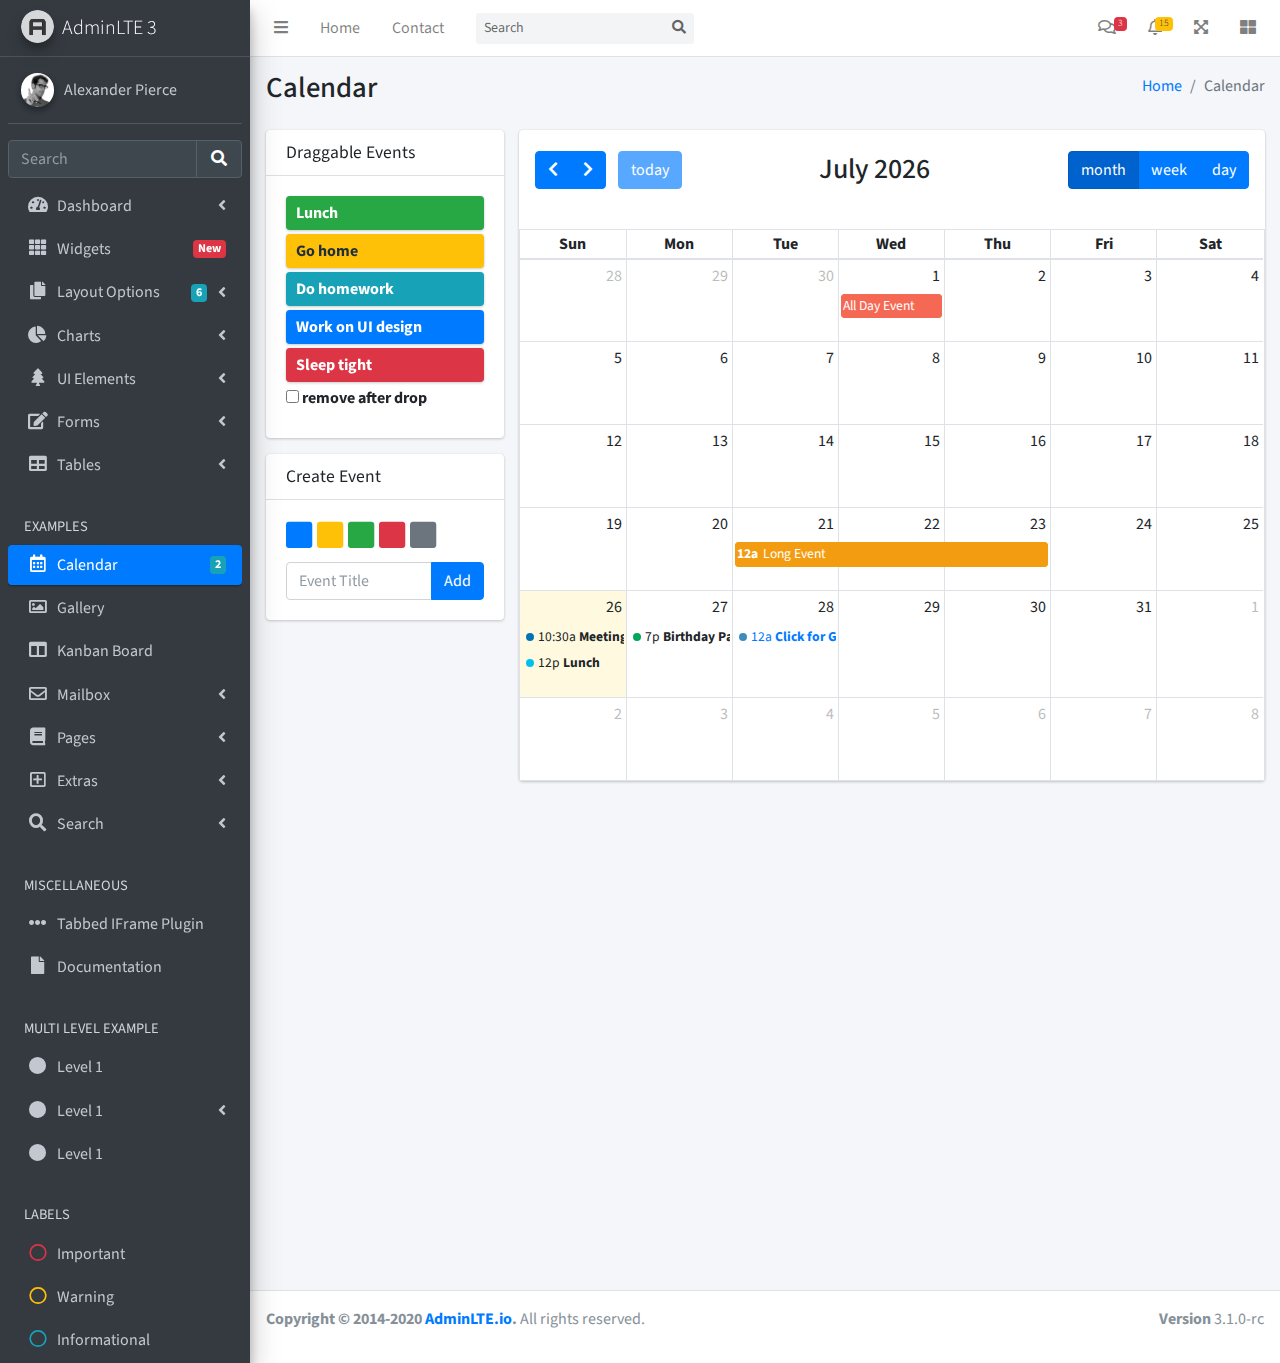
<file: almsaeed-studio/AdminLTE-3.1.0-rc/pages/calendar.html>
<!DOCTYPE html>
<html lang="en">
<head>
  <meta charset="utf-8">
  <meta name="viewport" content="width=device-width, initial-scale=1">
  <title>AdminLTE 3 | Calendar</title>

  <!-- Google Font: Source Sans Pro -->
  <link rel="stylesheet" href="https://fonts.googleapis.com/css?family=Source+Sans+Pro:300,400,400i,700&display=fallback">
  <!-- Font Awesome -->
  <link rel="stylesheet" href="../plugins/fontawesome-free/css/all.min.css">
  <!-- fullCalendar -->
  <link rel="stylesheet" href="../plugins/fullcalendar/main.css">
  <!-- Theme style -->
  <link rel="stylesheet" href="../dist/css/adminlte.min.css">
</head>
<body class="hold-transition sidebar-mini">
<div class="wrapper">
  <!-- Navbar -->
  <nav class="main-header navbar navbar-expand navbar-white navbar-light">
    <!-- Left navbar links -->
    <ul class="navbar-nav">
      <li class="nav-item">
        <a class="nav-link" data-widget="pushmenu" href="#" role="button"><i class="fas fa-bars"></i></a>
      </li>
      <li class="nav-item d-none d-sm-inline-block">
        <a href="../index3.html" class="nav-link">Home</a>
      </li>
      <li class="nav-item d-none d-sm-inline-block">
        <a href="#" class="nav-link">Contact</a>
      </li>
    </ul>

    <!-- SEARCH FORM -->
    <form class="form-inline ml-3">
      <div class="input-group input-group-sm">
        <input class="form-control form-control-navbar" type="search" placeholder="Search" aria-label="Search">
        <div class="input-group-append">
          <button class="btn btn-navbar" type="submit">
            <i class="fas fa-search"></i>
          </button>
        </div>
      </div>
    </form>

    <!-- Right navbar links -->
    <ul class="navbar-nav ml-auto">
      <!-- Messages Dropdown Menu -->
      <li class="nav-item dropdown">
        <a class="nav-link" data-toggle="dropdown" href="#">
          <i class="far fa-comments"></i>
          <span class="badge badge-danger navbar-badge">3</span>
        </a>
        <div class="dropdown-menu dropdown-menu-lg dropdown-menu-right">
          <a href="#" class="dropdown-item">
            <!-- Message Start -->
            <div class="media">
              <img src="../dist/img/user1-128x128.jpg" alt="User Avatar" class="img-size-50 mr-3 img-circle">
              <div class="media-body">
                <h3 class="dropdown-item-title">
                  Brad Diesel
                  <span class="float-right text-sm text-danger"><i class="fas fa-star"></i></span>
                </h3>
                <p class="text-sm">Call me whenever you can...</p>
                <p class="text-sm text-muted"><i class="far fa-clock mr-1"></i> 4 Hours Ago</p>
              </div>
            </div>
            <!-- Message End -->
          </a>
          <div class="dropdown-divider"></div>
          <a href="#" class="dropdown-item">
            <!-- Message Start -->
            <div class="media">
              <img src="../dist/img/user8-128x128.jpg" alt="User Avatar" class="img-size-50 img-circle mr-3">
              <div class="media-body">
                <h3 class="dropdown-item-title">
                  John Pierce
                  <span class="float-right text-sm text-muted"><i class="fas fa-star"></i></span>
                </h3>
                <p class="text-sm">I got your message bro</p>
                <p class="text-sm text-muted"><i class="far fa-clock mr-1"></i> 4 Hours Ago</p>
              </div>
            </div>
            <!-- Message End -->
          </a>
          <div class="dropdown-divider"></div>
          <a href="#" class="dropdown-item">
            <!-- Message Start -->
            <div class="media">
              <img src="../dist/img/user3-128x128.jpg" alt="User Avatar" class="img-size-50 img-circle mr-3">
              <div class="media-body">
                <h3 class="dropdown-item-title">
                  Nora Silvester
                  <span class="float-right text-sm text-warning"><i class="fas fa-star"></i></span>
                </h3>
                <p class="text-sm">The subject goes here</p>
                <p class="text-sm text-muted"><i class="far fa-clock mr-1"></i> 4 Hours Ago</p>
              </div>
            </div>
            <!-- Message End -->
          </a>
          <div class="dropdown-divider"></div>
          <a href="#" class="dropdown-item dropdown-footer">See All Messages</a>
        </div>
      </li>
      <!-- Notifications Dropdown Menu -->
      <li class="nav-item dropdown">
        <a class="nav-link" data-toggle="dropdown" href="#">
          <i class="far fa-bell"></i>
          <span class="badge badge-warning navbar-badge">15</span>
        </a>
        <div class="dropdown-menu dropdown-menu-lg dropdown-menu-right">
          <span class="dropdown-item dropdown-header">15 Notifications</span>
          <div class="dropdown-divider"></div>
          <a href="#" class="dropdown-item">
            <i class="fas fa-envelope mr-2"></i> 4 new messages
            <span class="float-right text-muted text-sm">3 mins</span>
          </a>
          <div class="dropdown-divider"></div>
          <a href="#" class="dropdown-item">
            <i class="fas fa-users mr-2"></i> 8 friend requests
            <span class="float-right text-muted text-sm">12 hours</span>
          </a>
          <div class="dropdown-divider"></div>
          <a href="#" class="dropdown-item">
            <i class="fas fa-file mr-2"></i> 3 new reports
            <span class="float-right text-muted text-sm">2 days</span>
          </a>
          <div class="dropdown-divider"></div>
          <a href="#" class="dropdown-item dropdown-footer">See All Notifications</a>
        </div>
      </li>
      <li class="nav-item">
        <a class="nav-link" data-widget="fullscreen" href="#" role="button">
          <i class="fas fa-expand-arrows-alt"></i>
        </a>
      </li>
      <li class="nav-item">
        <a class="nav-link" data-widget="control-sidebar" data-slide="true" href="#" role="button">
          <i class="fas fa-th-large"></i>
        </a>
      </li>
    </ul>
  </nav>
  <!-- /.navbar -->

  <!-- Main Sidebar Container -->
  <aside class="main-sidebar sidebar-dark-primary elevation-4">
    <!-- Brand Logo -->
    <a href="../index3.html" class="brand-link">
      <img src="../dist/img/AdminLTELogo.png" alt="AdminLTE Logo" class="brand-image img-circle elevation-3" style="opacity: .8">
      <span class="brand-text font-weight-light">AdminLTE 3</span>
    </a>

    <!-- Sidebar -->
    <div class="sidebar">
      <!-- Sidebar user panel (optional) -->
      <div class="user-panel mt-3 pb-3 mb-3 d-flex">
        <div class="image">
          <img src="../dist/img/user2-160x160.jpg" class="img-circle elevation-2" alt="User Image">
        </div>
        <div class="info">
          <a href="#" class="d-block">Alexander Pierce</a>
        </div>
      </div>

      <!-- SidebarSearch Form -->
      <div class="form-inline">
        <div class="input-group" data-widget="sidebar-search">
          <input class="form-control form-control-sidebar" type="search" placeholder="Search" aria-label="Search">
          <div class="input-group-append">
            <button class="btn btn-sidebar">
              <i class="fas fa-search fa-fw"></i>
            </button>
          </div>
        </div>
      </div>

      <!-- Sidebar Menu -->
      <nav class="mt-2">
        <ul class="nav nav-pills nav-sidebar flex-column" data-widget="treeview" role="menu" data-accordion="false">
          <!-- Add icons to the links using the .nav-icon class
               with font-awesome or any other icon font library -->
          <li class="nav-item">
            <a href="#" class="nav-link">
              <i class="nav-icon fas fa-tachometer-alt"></i>
              <p>
                Dashboard
                <i class="right fas fa-angle-left"></i>
              </p>
            </a>
            <ul class="nav nav-treeview">
              <li class="nav-item">
                <a href="../index.html" class="nav-link">
                  <i class="far fa-circle nav-icon"></i>
                  <p>Dashboard v1</p>
                </a>
              </li>
              <li class="nav-item">
                <a href="../index2.html" class="nav-link">
                  <i class="far fa-circle nav-icon"></i>
                  <p>Dashboard v2</p>
                </a>
              </li>
              <li class="nav-item">
                <a href="../index3.html" class="nav-link">
                  <i class="far fa-circle nav-icon"></i>
                  <p>Dashboard v3</p>
                </a>
              </li>
            </ul>
          </li>
          <li class="nav-item">
            <a href="widgets.html" class="nav-link">
              <i class="nav-icon fas fa-th"></i>
              <p>
                Widgets
                <span class="right badge badge-danger">New</span>
              </p>
            </a>
          </li>
          <li class="nav-item">
            <a href="#" class="nav-link">
              <i class="nav-icon fas fa-copy"></i>
              <p>
                Layout Options
                <i class="fas fa-angle-left right"></i>
                <span class="badge badge-info right">6</span>
              </p>
            </a>
            <ul class="nav nav-treeview">
              <li class="nav-item">
                <a href="layout/top-nav.html" class="nav-link">
                  <i class="far fa-circle nav-icon"></i>
                  <p>Top Navigation</p>
                </a>
              </li>
              <li class="nav-item">
                <a href="layout/top-nav-sidebar.html" class="nav-link">
                  <i class="far fa-circle nav-icon"></i>
                  <p>Top Navigation + Sidebar</p>
                </a>
              </li>
              <li class="nav-item">
                <a href="layout/boxed.html" class="nav-link">
                  <i class="far fa-circle nav-icon"></i>
                  <p>Boxed</p>
                </a>
              </li>
              <li class="nav-item">
                <a href="layout/fixed-sidebar.html" class="nav-link">
                  <i class="far fa-circle nav-icon"></i>
                  <p>Fixed Sidebar</p>
                </a>
              </li>
              <li class="nav-item">
                <a href="layout/fixed-sidebar-custom.html" class="nav-link">
                  <i class="far fa-circle nav-icon"></i>
                  <p>Fixed Sidebar <small>+ Custom Area</small></p>
                </a>
              </li>
              <li class="nav-item">
                <a href="layout/fixed-topnav.html" class="nav-link">
                  <i class="far fa-circle nav-icon"></i>
                  <p>Fixed Navbar</p>
                </a>
              </li>
              <li class="nav-item">
                <a href="layout/fixed-footer.html" class="nav-link">
                  <i class="far fa-circle nav-icon"></i>
                  <p>Fixed Footer</p>
                </a>
              </li>
              <li class="nav-item">
                <a href="layout/collapsed-sidebar.html" class="nav-link">
                  <i class="far fa-circle nav-icon"></i>
                  <p>Collapsed Sidebar</p>
                </a>
              </li>
            </ul>
          </li>
          <li class="nav-item">
            <a href="#" class="nav-link">
              <i class="nav-icon fas fa-chart-pie"></i>
              <p>
                Charts
                <i class="right fas fa-angle-left"></i>
              </p>
            </a>
            <ul class="nav nav-treeview">
              <li class="nav-item">
                <a href="charts/chartjs.html" class="nav-link">
                  <i class="far fa-circle nav-icon"></i>
                  <p>ChartJS</p>
                </a>
              </li>
              <li class="nav-item">
                <a href="charts/flot.html" class="nav-link">
                  <i class="far fa-circle nav-icon"></i>
                  <p>Flot</p>
                </a>
              </li>
              <li class="nav-item">
                <a href="charts/inline.html" class="nav-link">
                  <i class="far fa-circle nav-icon"></i>
                  <p>Inline</p>
                </a>
              </li>
              <li class="nav-item">
                <a href="charts/uplot.html" class="nav-link">
                  <i class="far fa-circle nav-icon"></i>
                  <p>uPlot</p>
                </a>
              </li>
            </ul>
          </li>
          <li class="nav-item">
            <a href="#" class="nav-link">
              <i class="nav-icon fas fa-tree"></i>
              <p>
                UI Elements
                <i class="fas fa-angle-left right"></i>
              </p>
            </a>
            <ul class="nav nav-treeview">
              <li class="nav-item">
                <a href="UI/general.html" class="nav-link">
                  <i class="far fa-circle nav-icon"></i>
                  <p>General</p>
                </a>
              </li>
              <li class="nav-item">
                <a href="UI/icons.html" class="nav-link">
                  <i class="far fa-circle nav-icon"></i>
                  <p>Icons</p>
                </a>
              </li>
              <li class="nav-item">
                <a href="UI/buttons.html" class="nav-link">
                  <i class="far fa-circle nav-icon"></i>
                  <p>Buttons</p>
                </a>
              </li>
              <li class="nav-item">
                <a href="UI/sliders.html" class="nav-link">
                  <i class="far fa-circle nav-icon"></i>
                  <p>Sliders</p>
                </a>
              </li>
              <li class="nav-item">
                <a href="UI/modals.html" class="nav-link">
                  <i class="far fa-circle nav-icon"></i>
                  <p>Modals & Alerts</p>
                </a>
              </li>
              <li class="nav-item">
                <a href="UI/navbar.html" class="nav-link">
                  <i class="far fa-circle nav-icon"></i>
                  <p>Navbar & Tabs</p>
                </a>
              </li>
              <li class="nav-item">
                <a href="UI/timeline.html" class="nav-link">
                  <i class="far fa-circle nav-icon"></i>
                  <p>Timeline</p>
                </a>
              </li>
              <li class="nav-item">
                <a href="UI/ribbons.html" class="nav-link">
                  <i class="far fa-circle nav-icon"></i>
                  <p>Ribbons</p>
                </a>
              </li>
            </ul>
          </li>
          <li class="nav-item">
            <a href="#" class="nav-link">
              <i class="nav-icon fas fa-edit"></i>
              <p>
                Forms
                <i class="fas fa-angle-left right"></i>
              </p>
            </a>
            <ul class="nav nav-treeview">
              <li class="nav-item">
                <a href="forms/general.html" class="nav-link">
                  <i class="far fa-circle nav-icon"></i>
                  <p>General Elements</p>
                </a>
              </li>
              <li class="nav-item">
                <a href="forms/advanced.html" class="nav-link">
                  <i class="far fa-circle nav-icon"></i>
                  <p>Advanced Elements</p>
                </a>
              </li>
              <li class="nav-item">
                <a href="forms/editors.html" class="nav-link">
                  <i class="far fa-circle nav-icon"></i>
                  <p>Editors</p>
                </a>
              </li>
              <li class="nav-item">
                <a href="forms/validation.html" class="nav-link">
                  <i class="far fa-circle nav-icon"></i>
                  <p>Validation</p>
                </a>
              </li>
            </ul>
          </li>
          <li class="nav-item">
            <a href="#" class="nav-link">
              <i class="nav-icon fas fa-table"></i>
              <p>
                Tables
                <i class="fas fa-angle-left right"></i>
              </p>
            </a>
            <ul class="nav nav-treeview">
              <li class="nav-item">
                <a href="tables/simple.html" class="nav-link">
                  <i class="far fa-circle nav-icon"></i>
                  <p>Simple Tables</p>
                </a>
              </li>
              <li class="nav-item">
                <a href="tables/data.html" class="nav-link">
                  <i class="far fa-circle nav-icon"></i>
                  <p>DataTables</p>
                </a>
              </li>
              <li class="nav-item">
                <a href="tables/jsgrid.html" class="nav-link">
                  <i class="far fa-circle nav-icon"></i>
                  <p>jsGrid</p>
                </a>
              </li>
            </ul>
          </li>
          <li class="nav-header">EXAMPLES</li>
          <li class="nav-item">
            <a href="calendar.html" class="nav-link active">
              <i class="nav-icon far fa-calendar-alt"></i>
              <p>
                Calendar
                <span class="badge badge-info right">2</span>
              </p>
            </a>
          </li>
          <li class="nav-item">
            <a href="gallery.html" class="nav-link">
              <i class="nav-icon far fa-image"></i>
              <p>
                Gallery
              </p>
            </a>
          </li>
          <li class="nav-item">
            <a href="kanban.html" class="nav-link">
              <i class="nav-icon fas fa-columns"></i>
              <p>
                Kanban Board
              </p>
            </a>
          </li>
          <li class="nav-item">
            <a href="#" class="nav-link">
              <i class="nav-icon far fa-envelope"></i>
              <p>
                Mailbox
                <i class="fas fa-angle-left right"></i>
              </p>
            </a>
            <ul class="nav nav-treeview">
              <li class="nav-item">
                <a href="mailbox/mailbox.html" class="nav-link">
                  <i class="far fa-circle nav-icon"></i>
                  <p>Inbox</p>
                </a>
              </li>
              <li class="nav-item">
                <a href="mailbox/compose.html" class="nav-link">
                  <i class="far fa-circle nav-icon"></i>
                  <p>Compose</p>
                </a>
              </li>
              <li class="nav-item">
                <a href="mailbox/read-mail.html" class="nav-link">
                  <i class="far fa-circle nav-icon"></i>
                  <p>Read</p>
                </a>
              </li>
            </ul>
          </li>
          <li class="nav-item">
            <a href="#" class="nav-link">
              <i class="nav-icon fas fa-book"></i>
              <p>
                Pages
                <i class="fas fa-angle-left right"></i>
              </p>
            </a>
            <ul class="nav nav-treeview">
              <li class="nav-item">
                <a href="examples/invoice.html" class="nav-link">
                  <i class="far fa-circle nav-icon"></i>
                  <p>Invoice</p>
                </a>
              </li>
              <li class="nav-item">
                <a href="examples/profile.html" class="nav-link">
                  <i class="far fa-circle nav-icon"></i>
                  <p>Profile</p>
                </a>
              </li>
              <li class="nav-item">
                <a href="examples/e-commerce.html" class="nav-link">
                  <i class="far fa-circle nav-icon"></i>
                  <p>E-commerce</p>
                </a>
              </li>
              <li class="nav-item">
                <a href="examples/projects.html" class="nav-link">
                  <i class="far fa-circle nav-icon"></i>
                  <p>Projects</p>
                </a>
              </li>
              <li class="nav-item">
                <a href="examples/project-add.html" class="nav-link">
                  <i class="far fa-circle nav-icon"></i>
                  <p>Project Add</p>
                </a>
              </li>
              <li class="nav-item">
                <a href="examples/project-edit.html" class="nav-link">
                  <i class="far fa-circle nav-icon"></i>
                  <p>Project Edit</p>
                </a>
              </li>
              <li class="nav-item">
                <a href="examples/project-detail.html" class="nav-link">
                  <i class="far fa-circle nav-icon"></i>
                  <p>Project Detail</p>
                </a>
              </li>
              <li class="nav-item">
                <a href="examples/contacts.html" class="nav-link">
                  <i class="far fa-circle nav-icon"></i>
                  <p>Contacts</p>
                </a>
              </li>
              <li class="nav-item">
                <a href="examples/faq.html" class="nav-link">
                  <i class="far fa-circle nav-icon"></i>
                  <p>FAQ</p>
                </a>
              </li>
              <li class="nav-item">
                <a href="examples/contact-us.html" class="nav-link">
                  <i class="far fa-circle nav-icon"></i>
                  <p>Contact us</p>
                </a>
              </li>
            </ul>
          </li>
          <li class="nav-item">
            <a href="#" class="nav-link">
              <i class="nav-icon far fa-plus-square"></i>
              <p>
                Extras
                <i class="fas fa-angle-left right"></i>
              </p>
            </a>
            <ul class="nav nav-treeview">
              <li class="nav-item">
                <a href="#" class="nav-link">
                  <i class="far fa-circle nav-icon"></i>
                  <p>
                    Login & Register v1
                    <i class="fas fa-angle-left right"></i>
                  </p>
                </a>
                <ul class="nav nav-treeview">
                  <li class="nav-item">
                    <a href="examples/login.html" class="nav-link">
                      <i class="far fa-circle nav-icon"></i>
                      <p>Login v1</p>
                    </a>
                  </li>
                  <li class="nav-item">
                    <a href="examples/register.html" class="nav-link">
                      <i class="far fa-circle nav-icon"></i>
                      <p>Register v1</p>
                    </a>
                  </li>
                  <li class="nav-item">
                    <a href="examples/forgot-password.html" class="nav-link">
                      <i class="far fa-circle nav-icon"></i>
                      <p>Forgot Password v1</p>
                    </a>
                  </li>
                  <li class="nav-item">
                    <a href="examples/recover-password.html" class="nav-link">
                      <i class="far fa-circle nav-icon"></i>
                      <p>Recover Password v1</p>
                    </a>
                  </li>
                </ul>
              </li>
              <li class="nav-item">
                <a href="#" class="nav-link">
                  <i class="far fa-circle nav-icon"></i>
                  <p>
                    Login & Register v2
                    <i class="fas fa-angle-left right"></i>
                  </p>
                </a>
                <ul class="nav nav-treeview">
                  <li class="nav-item">
                    <a href="examples/login-v2.html" class="nav-link">
                      <i class="far fa-circle nav-icon"></i>
                      <p>Login v2</p>
                    </a>
                  </li>
                  <li class="nav-item">
                    <a href="examples/register-v2.html" class="nav-link">
                      <i class="far fa-circle nav-icon"></i>
                      <p>Register v2</p>
                    </a>
                  </li>
                  <li class="nav-item">
                    <a href="examples/forgot-password-v2.html" class="nav-link">
                      <i class="far fa-circle nav-icon"></i>
                      <p>Forgot Password v2</p>
                    </a>
                  </li>
                  <li class="nav-item">
                    <a href="examples/recover-password-v2.html" class="nav-link">
                      <i class="far fa-circle nav-icon"></i>
                      <p>Recover Password v2</p>
                    </a>
                  </li>
                </ul>
              </li>
              <li class="nav-item">
                <a href="examples/lockscreen.html" class="nav-link">
                  <i class="far fa-circle nav-icon"></i>
                  <p>Lockscreen</p>
                </a>
              </li>
              <li class="nav-item">
                <a href="examples/legacy-user-menu.html" class="nav-link">
                  <i class="far fa-circle nav-icon"></i>
                  <p>Legacy User Menu</p>
                </a>
              </li>
              <li class="nav-item">
                <a href="examples/language-menu.html" class="nav-link">
                  <i class="far fa-circle nav-icon"></i>
                  <p>Language Menu</p>
                </a>
              </li>
              <li class="nav-item">
                <a href="examples/404.html" class="nav-link">
                  <i class="far fa-circle nav-icon"></i>
                  <p>Error 404</p>
                </a>
              </li>
              <li class="nav-item">
                <a href="examples/500.html" class="nav-link">
                  <i class="far fa-circle nav-icon"></i>
                  <p>Error 500</p>
                </a>
              </li>
              <li class="nav-item">
                <a href="examples/pace.html" class="nav-link">
                  <i class="far fa-circle nav-icon"></i>
                  <p>Pace</p>
                </a>
              </li>
              <li class="nav-item">
                <a href="examples/blank.html" class="nav-link">
                  <i class="far fa-circle nav-icon"></i>
                  <p>Blank Page</p>
                </a>
              </li>
              <li class="nav-item">
                <a href="../starter.html" class="nav-link">
                  <i class="far fa-circle nav-icon"></i>
                  <p>Starter Page</p>
                </a>
              </li>
            </ul>
          </li>
          <li class="nav-item">
            <a href="#" class="nav-link">
              <i class="nav-icon fas fa-search"></i>
              <p>
                Search
                <i class="fas fa-angle-left right"></i>
              </p>
            </a>
            <ul class="nav nav-treeview">
              <li class="nav-item">
                <a href="search/simple.html" class="nav-link">
                  <i class="far fa-circle nav-icon"></i>
                  <p>Simple Search</p>
                </a>
              </li>
              <li class="nav-item">
                <a href="search/enhanced.html" class="nav-link">
                  <i class="far fa-circle nav-icon"></i>
                  <p>Enhanced</p>
                </a>
              </li>
            </ul>
          </li>
          <li class="nav-header">MISCELLANEOUS</li>
          <li class="nav-item">
            <a href="../iframe.html" class="nav-link">
              <i class="nav-icon fas fa-ellipsis-h"></i>
              <p>Tabbed IFrame Plugin</p>
            </a>
          </li>
          <li class="nav-item">
            <a href="https://adminlte.io/docs/3.1/" class="nav-link">
              <i class="nav-icon fas fa-file"></i>
              <p>Documentation</p>
            </a>
          </li>
          <li class="nav-header">MULTI LEVEL EXAMPLE</li>
          <li class="nav-item">
            <a href="#" class="nav-link">
              <i class="fas fa-circle nav-icon"></i>
              <p>Level 1</p>
            </a>
          </li>
          <li class="nav-item">
            <a href="#" class="nav-link">
              <i class="nav-icon fas fa-circle"></i>
              <p>
                Level 1
                <i class="right fas fa-angle-left"></i>
              </p>
            </a>
            <ul class="nav nav-treeview">
              <li class="nav-item">
                <a href="#" class="nav-link">
                  <i class="far fa-circle nav-icon"></i>
                  <p>Level 2</p>
                </a>
              </li>
              <li class="nav-item">
                <a href="#" class="nav-link">
                  <i class="far fa-circle nav-icon"></i>
                  <p>
                    Level 2
                    <i class="right fas fa-angle-left"></i>
                  </p>
                </a>
                <ul class="nav nav-treeview">
                  <li class="nav-item">
                    <a href="#" class="nav-link">
                      <i class="far fa-dot-circle nav-icon"></i>
                      <p>Level 3</p>
                    </a>
                  </li>
                  <li class="nav-item">
                    <a href="#" class="nav-link">
                      <i class="far fa-dot-circle nav-icon"></i>
                      <p>Level 3</p>
                    </a>
                  </li>
                  <li class="nav-item">
                    <a href="#" class="nav-link">
                      <i class="far fa-dot-circle nav-icon"></i>
                      <p>Level 3</p>
                    </a>
                  </li>
                </ul>
              </li>
              <li class="nav-item">
                <a href="#" class="nav-link">
                  <i class="far fa-circle nav-icon"></i>
                  <p>Level 2</p>
                </a>
              </li>
            </ul>
          </li>
          <li class="nav-item">
            <a href="#" class="nav-link">
              <i class="fas fa-circle nav-icon"></i>
              <p>Level 1</p>
            </a>
          </li>
          <li class="nav-header">LABELS</li>
          <li class="nav-item">
            <a href="#" class="nav-link">
              <i class="nav-icon far fa-circle text-danger"></i>
              <p class="text">Important</p>
            </a>
          </li>
          <li class="nav-item">
            <a href="#" class="nav-link">
              <i class="nav-icon far fa-circle text-warning"></i>
              <p>Warning</p>
            </a>
          </li>
          <li class="nav-item">
            <a href="#" class="nav-link">
              <i class="nav-icon far fa-circle text-info"></i>
              <p>Informational</p>
            </a>
          </li>
        </ul>
      </nav>
      <!-- /.sidebar-menu -->
    </div>
    <!-- /.sidebar -->
  </aside>

  <!-- Content Wrapper. Contains page content -->
  <div class="content-wrapper">
    <!-- Content Header (Page header) -->
    <section class="content-header">
      <div class="container-fluid">
        <div class="row mb-2">
          <div class="col-sm-6">
            <h1>Calendar</h1>
          </div>
          <div class="col-sm-6">
            <ol class="breadcrumb float-sm-right">
              <li class="breadcrumb-item"><a href="#">Home</a></li>
              <li class="breadcrumb-item active">Calendar</li>
            </ol>
          </div>
        </div>
      </div><!-- /.container-fluid -->
    </section>

    <!-- Main content -->
    <section class="content">
      <div class="container-fluid">
        <div class="row">
          <div class="col-md-3">
            <div class="sticky-top mb-3">
              <div class="card">
                <div class="card-header">
                  <h4 class="card-title">Draggable Events</h4>
                </div>
                <div class="card-body">
                  <!-- the events -->
                  <div id="external-events">
                    <div class="external-event bg-success">Lunch</div>
                    <div class="external-event bg-warning">Go home</div>
                    <div class="external-event bg-info">Do homework</div>
                    <div class="external-event bg-primary">Work on UI design</div>
                    <div class="external-event bg-danger">Sleep tight</div>
                    <div class="checkbox">
                      <label for="drop-remove">
                        <input type="checkbox" id="drop-remove">
                        remove after drop
                      </label>
                    </div>
                  </div>
                </div>
                <!-- /.card-body -->
              </div>
              <!-- /.card -->
              <div class="card">
                <div class="card-header">
                  <h3 class="card-title">Create Event</h3>
                </div>
                <div class="card-body">
                  <div class="btn-group" style="width: 100%; margin-bottom: 10px;">
                    <ul class="fc-color-picker" id="color-chooser">
                      <li><a class="text-primary" href="#"><i class="fas fa-square"></i></a></li>
                      <li><a class="text-warning" href="#"><i class="fas fa-square"></i></a></li>
                      <li><a class="text-success" href="#"><i class="fas fa-square"></i></a></li>
                      <li><a class="text-danger" href="#"><i class="fas fa-square"></i></a></li>
                      <li><a class="text-muted" href="#"><i class="fas fa-square"></i></a></li>
                    </ul>
                  </div>
                  <!-- /btn-group -->
                  <div class="input-group">
                    <input id="new-event" type="text" class="form-control" placeholder="Event Title">

                    <div class="input-group-append">
                      <button id="add-new-event" type="button" class="btn btn-primary">Add</button>
                    </div>
                    <!-- /btn-group -->
                  </div>
                  <!-- /input-group -->
                </div>
              </div>
            </div>
          </div>
          <!-- /.col -->
          <div class="col-md-9">
            <div class="card card-primary">
              <div class="card-body p-0">
                <!-- THE CALENDAR -->
                <div id="calendar"></div>
              </div>
              <!-- /.card-body -->
            </div>
            <!-- /.card -->
          </div>
          <!-- /.col -->
        </div>
        <!-- /.row -->
      </div><!-- /.container-fluid -->
    </section>
    <!-- /.content -->
  </div>
  <!-- /.content-wrapper -->

  <footer class="main-footer">
    <div class="float-right d-none d-sm-block">
      <b>Version</b> 3.1.0-rc
    </div>
    <strong>Copyright &copy; 2014-2020 <a href="https://adminlte.io">AdminLTE.io</a>.</strong> All rights reserved.
  </footer>

  <!-- Control Sidebar -->
  <aside class="control-sidebar control-sidebar-dark">
    <!-- Control sidebar content goes here -->
  </aside>
  <!-- /.control-sidebar -->
</div>
<!-- ./wrapper -->

<!-- jQuery -->
<script src="../plugins/jquery/jquery.min.js"></script>
<!-- Bootstrap -->
<script src="../plugins/bootstrap/js/bootstrap.bundle.min.js"></script>
<!-- jQuery UI -->
<script src="../plugins/jquery-ui/jquery-ui.min.js"></script>
<!-- AdminLTE App -->
<script src="../dist/js/adminlte.min.js"></script>
<!-- fullCalendar 2.2.5 -->
<script src="../plugins/moment/moment.min.js"></script>
<script src="../plugins/fullcalendar/main.js"></script>
<!-- AdminLTE for demo purposes -->
<script src="../dist/js/demo.js"></script>
<!-- Page specific script -->
<script>
  $(function () {

    /* initialize the external events
     -----------------------------------------------------------------*/
    function ini_events(ele) {
      ele.each(function () {

        // create an Event Object (https://fullcalendar.io/docs/event-object)
        // it doesn't need to have a start or end
        var eventObject = {
          title: $.trim($(this).text()) // use the element's text as the event title
        }

        // store the Event Object in the DOM element so we can get to it later
        $(this).data('eventObject', eventObject)

        // make the event draggable using jQuery UI
        $(this).draggable({
          zIndex        : 1070,
          revert        : true, // will cause the event to go back to its
          revertDuration: 0  //  original position after the drag
        })

      })
    }

    ini_events($('#external-events div.external-event'))

    /* initialize the calendar
     -----------------------------------------------------------------*/
    //Date for the calendar events (dummy data)
    var date = new Date()
    var d    = date.getDate(),
        m    = date.getMonth(),
        y    = date.getFullYear()

    var Calendar = FullCalendar.Calendar;
    var Draggable = FullCalendar.Draggable;

    var containerEl = document.getElementById('external-events');
    var checkbox = document.getElementById('drop-remove');
    var calendarEl = document.getElementById('calendar');

    // initialize the external events
    // -----------------------------------------------------------------

    new Draggable(containerEl, {
      itemSelector: '.external-event',
      eventData: function(eventEl) {
        return {
          title: eventEl.innerText,
          backgroundColor: window.getComputedStyle( eventEl ,null).getPropertyValue('background-color'),
          borderColor: window.getComputedStyle( eventEl ,null).getPropertyValue('background-color'),
          textColor: window.getComputedStyle( eventEl ,null).getPropertyValue('color'),
        };
      }
    });

    var calendar = new Calendar(calendarEl, {
      headerToolbar: {
        left  : 'prev,next today',
        center: 'title',
        right : 'dayGridMonth,timeGridWeek,timeGridDay'
      },
      themeSystem: 'bootstrap',
      //Random default events
      events: [
        {
          title          : 'All Day Event',
          start          : new Date(y, m, 1),
          backgroundColor: '#f56954', //red
          borderColor    : '#f56954', //red
          allDay         : true
        },
        {
          title          : 'Long Event',
          start          : new Date(y, m, d - 5),
          end            : new Date(y, m, d - 2),
          backgroundColor: '#f39c12', //yellow
          borderColor    : '#f39c12' //yellow
        },
        {
          title          : 'Meeting',
          start          : new Date(y, m, d, 10, 30),
          allDay         : false,
          backgroundColor: '#0073b7', //Blue
          borderColor    : '#0073b7' //Blue
        },
        {
          title          : 'Lunch',
          start          : new Date(y, m, d, 12, 0),
          end            : new Date(y, m, d, 14, 0),
          allDay         : false,
          backgroundColor: '#00c0ef', //Info (aqua)
          borderColor    : '#00c0ef' //Info (aqua)
        },
        {
          title          : 'Birthday Party',
          start          : new Date(y, m, d + 1, 19, 0),
          end            : new Date(y, m, d + 1, 22, 30),
          allDay         : false,
          backgroundColor: '#00a65a', //Success (green)
          borderColor    : '#00a65a' //Success (green)
        },
        {
          title          : 'Click for Google',
          start          : new Date(y, m, 28),
          end            : new Date(y, m, 29),
          url            : 'https://www.google.com/',
          backgroundColor: '#3c8dbc', //Primary (light-blue)
          borderColor    : '#3c8dbc' //Primary (light-blue)
        }
      ],
      editable  : true,
      droppable : true, // this allows things to be dropped onto the calendar !!!
      drop      : function(info) {
        // is the "remove after drop" checkbox checked?
        if (checkbox.checked) {
          // if so, remove the element from the "Draggable Events" list
          info.draggedEl.parentNode.removeChild(info.draggedEl);
        }
      }
    });

    calendar.render();
    // $('#calendar').fullCalendar()

    /* ADDING EVENTS */
    var currColor = '#3c8dbc' //Red by default
    // Color chooser button
    $('#color-chooser > li > a').click(function (e) {
      e.preventDefault()
      // Save color
      currColor = $(this).css('color')
      // Add color effect to button
      $('#add-new-event').css({
        'background-color': currColor,
        'border-color'    : currColor
      })
    })
    $('#add-new-event').click(function (e) {
      e.preventDefault()
      // Get value and make sure it is not null
      var val = $('#new-event').val()
      if (val.length == 0) {
        return
      }

      // Create events
      var event = $('<div />')
      event.css({
        'background-color': currColor,
        'border-color'    : currColor,
        'color'           : '#fff'
      }).addClass('external-event')
      event.text(val)
      $('#external-events').prepend(event)

      // Add draggable funtionality
      ini_events(event)

      // Remove event from text input
      $('#new-event').val('')
    })
  })
</script>
</body>
</html>
</file>
<file: almsaeed-studio/AdminLTE-3.1.0-rc/plugins/daterangepicker/daterangepicker.css>
.daterangepicker {
  position: absolute;
  color: inherit;
  background-color: #fff;
  border-radius: 4px;
  border: 1px solid #ddd;
  width: 278px;
  max-width: none;
  padding: 0;
  margin-top: 7px;
  top: 100px;
  left: 20px;
  z-index: 3001;
  display: none;
  font-family: arial;
  font-size: 15px;
  line-height: 1em;
}

.daterangepicker:before, .daterangepicker:after {
  position: absolute;
  display: inline-block;
  border-bottom-color: rgba(0, 0, 0, 0.2);
  content: '';
}

.daterangepicker:before {
  top: -7px;
  border-right: 7px solid transparent;
  border-left: 7px solid transparent;
  border-bottom: 7px solid #ccc;
}

.daterangepicker:after {
  top: -6px;
  border-right: 6px solid transparent;
  border-bottom: 6px solid #fff;
  border-left: 6px solid transparent;
}

.daterangepicker.opensleft:before {
  right: 9px;
}

.daterangepicker.opensleft:after {
  right: 10px;
}

.daterangepicker.openscenter:before {
  left: 0;
  right: 0;
  width: 0;
  margin-left: auto;
  margin-right: auto;
}

.daterangepicker.openscenter:after {
  left: 0;
  right: 0;
  width: 0;
  margin-left: auto;
  margin-right: auto;
}

.daterangepicker.opensright:before {
  left: 9px;
}

.daterangepicker.opensright:after {
  left: 10px;
}

.daterangepicker.drop-up {
  margin-top: -7px;
}

.daterangepicker.drop-up:before {
  top: initial;
  bottom: -7px;
  border-bottom: initial;
  border-top: 7px solid #ccc;
}

.daterangepicker.drop-up:after {
  top: initial;
  bottom: -6px;
  border-bottom: initial;
  border-top: 6px solid #fff;
}

.daterangepicker.single .daterangepicker .ranges, .daterangepicker.single .drp-calendar {
  float: none;
}

.daterangepicker.single .drp-selected {
  display: none;
}

.daterangepicker.show-calendar .drp-calendar {
  display: block;
}

.daterangepicker.show-calendar .drp-buttons {
  display: block;
}

.daterangepicker.auto-apply .drp-buttons {
  display: none;
}

.daterangepicker .drp-calendar {
  display: none;
  max-width: 270px;
}

.daterangepicker .drp-calendar.left {
  padding: 8px 0 8px 8px;
}

.daterangepicker .drp-calendar.right {
  padding: 8px;
}

.daterangepicker .drp-calendar.single .calendar-table {
  border: none;
}

.daterangepicker .calendar-table .next span, .daterangepicker .calendar-table .prev span {
  color: #fff;
  border: solid black;
  border-width: 0 2px 2px 0;
  border-radius: 0;
  display: inline-block;
  padding: 3px;
}

.daterangepicker .calendar-table .next span {
  transform: rotate(-45deg);
  -webkit-transform: rotate(-45deg);
}

.daterangepicker .calendar-table .prev span {
  transform: rotate(135deg);
  -webkit-transform: rotate(135deg);
}

.daterangepicker .calendar-table th, .daterangepicker .calendar-table td {
  white-space: nowrap;
  text-align: center;
  vertical-align: middle;
  min-width: 32px;
  width: 32px;
  height: 24px;
  line-height: 24px;
  font-size: 12px;
  border-radius: 4px;
  border: 1px solid transparent;
  white-space: nowrap;
  cursor: pointer;
}

.daterangepicker .calendar-table {
  border: 1px solid #fff;
  border-radius: 4px;
  background-color: #fff;
}

.daterangepicker .calendar-table table {
  width: 100%;
  margin: 0;
  border-spacing: 0;
  border-collapse: collapse;
}

.daterangepicker td.available:hover, .daterangepicker th.available:hover {
  background-color: #eee;
  border-color: transparent;
  color: inherit;
}

.daterangepicker td.week, .daterangepicker th.week {
  font-size: 80%;
  color: #ccc;
}

.daterangepicker td.off, .daterangepicker td.off.in-range, .daterangepicker td.off.start-date, .daterangepicker td.off.end-date {
  background-color: #fff;
  border-color: transparent;
  color: #999;
}

.daterangepicker td.in-range {
  background-color: #ebf4f8;
  border-color: transparent;
  color: #000;
  border-radius: 0;
}

.daterangepicker td.start-date {
  border-radius: 4px 0 0 4px;
}

.daterangepicker td.end-date {
  border-radius: 0 4px 4px 0;
}

.daterangepicker td.start-date.end-date {
  border-radius: 4px;
}

.daterangepicker td.active, .daterangepicker td.active:hover {
  background-color: #357ebd;
  border-color: transparent;
  color: #fff;
}

.daterangepicker th.month {
  width: auto;
}

.daterangepicker td.disabled, .daterangepicker option.disabled {
  color: #999;
  cursor: not-allowed;
  text-decoration: line-through;
}

.daterangepicker select.monthselect, .daterangepicker select.yearselect {
  font-size: 12px;
  padding: 1px;
  height: auto;
  margin: 0;
  cursor: default;
}

.daterangepicker select.monthselect {
  margin-right: 2%;
  width: 56%;
}

.daterangepicker select.yearselect {
  width: 40%;
}

.daterangepicker select.hourselect, .daterangepicker select.minuteselect, .daterangepicker select.secondselect, .daterangepicker select.ampmselect {
  width: 50px;
  margin: 0 auto;
  background: #eee;
  border: 1px solid #eee;
  padding: 2px;
  outline: 0;
  font-size: 12px;
}

.daterangepicker .calendar-time {
  text-align: center;
  margin: 4px auto 0 auto;
  line-height: 30px;
  position: relative;
}

.daterangepicker .calendar-time select.disabled {
  color: #ccc;
  cursor: not-allowed;
}

.daterangepicker .drp-buttons {
  clear: both;
  text-align: right;
  padding: 8px;
  border-top: 1px solid #ddd;
  display: none;
  line-height: 12px;
  vertical-align: middle;
}

.daterangepicker .drp-selected {
  display: inline-block;
  font-size: 12px;
  padding-right: 8px;
}

.daterangepicker .drp-buttons .btn {
  margin-left: 8px;
  font-size: 12px;
  font-weight: bold;
  padding: 4px 8px;
}

.daterangepicker.show-ranges.single.rtl .drp-calendar.left {
  border-right: 1px solid #ddd;
}

.daterangepicker.show-ranges.single.ltr .drp-calendar.left {
  border-left: 1px solid #ddd;
}

.daterangepicker.show-ranges.rtl .drp-calendar.right {
  border-right: 1px solid #ddd;
}

.daterangepicker.show-ranges.ltr .drp-calendar.left {
  border-left: 1px solid #ddd;
}

.daterangepicker .ranges {
  float: none;
  text-align: left;
  margin: 0;
}

.daterangepicker.show-calendar .ranges {
  margin-top: 8px;
}

.daterangepicker .ranges ul {
  list-style: none;
  margin: 0 auto;
  padding: 0;
  width: 100%;
}

.daterangepicker .ranges li {
  font-size: 12px;
  padding: 8px 12px;
  cursor: pointer;
}

.daterangepicker .ranges li:hover {
  background-color: #eee;
}

.daterangepicker .ranges li.active {
  background-color: #08c;
  color: #fff;
}

/*  Larger Screen Styling */
@media (min-width: 564px) {
  .daterangepicker {
    width: auto;
  }

  .daterangepicker .ranges ul {
    width: 140px;
  }

  .daterangepicker.single .ranges ul {
    width: 100%;
  }

  .daterangepicker.single .drp-calendar.left {
    clear: none;
  }

  .daterangepicker.single .ranges, .daterangepicker.single .drp-calendar {
    float: left;
  }

  .daterangepicker {
    direction: ltr;
    text-align: left;
  }

  .daterangepicker .drp-calendar.left {
    clear: left;
    margin-right: 0;
  }

  .daterangepicker .drp-calendar.left .calendar-table {
    border-right: none;
    border-top-right-radius: 0;
    border-bottom-right-radius: 0;
  }

  .daterangepicker .drp-calendar.right {
    margin-left: 0;
  }

  .daterangepicker .drp-calendar.right .calendar-table {
    border-left: none;
    border-top-left-radius: 0;
    border-bottom-left-radius: 0;
  }

  .daterangepicker .drp-calendar.left .calendar-table {
    padding-right: 8px;
  }

  .daterangepicker .ranges, .daterangepicker .drp-calendar {
    float: left;
  }
}

@media (min-width: 730px) {
  .daterangepicker .ranges {
    width: auto;
  }

  .daterangepicker .ranges {
    float: left;
  }

  .daterangepicker.rtl .ranges {
    float: right;
  }

  .daterangepicker .drp-calendar.left {
    clear: none !important;
  }
}
</file>
<file: css/login.css>
body {
	min-height: 100vh;
	background-color: #ccc;
	background-image: url('https://unsplash.it/g/1500/800?random');
}

.login-form {
	margin-top: 50vh;
	padding: 20px 30px;
	background-color: rgba(0,0,0, .9);
	color: #fff;

	transform: translateY(-50%);
}

.login-form h1 {
	margin: 0 0 5px;
}

.login-form h2 {
	margin: 0 0 30px;
	font-size: 1em;
}
</file>
<file: almsaeed-studio/AdminLTE-3.1.0-rc/plugins/fullcalendar/main.css>
/* classes attached to <body> */

.fc-not-allowed,
.fc-not-allowed .fc-event { /* override events' custom cursors */
  cursor: not-allowed;
}

.fc-unselectable {
  -webkit-user-select: none;
     -moz-user-select: none;
      -ms-user-select: none;
          user-select: none;
  -webkit-touch-callout: none;
  -webkit-tap-highlight-color: rgba(0, 0, 0, 0);
}
.fc {
  /* layout of immediate children */
  display: flex;
  flex-direction: column;

  font-size: 1em
}
.fc,
  .fc *,
  .fc *:before,
  .fc *:after {
    box-sizing: border-box;
  }
.fc table {
    border-collapse: collapse;
    border-spacing: 0;
    font-size: 1em; /* normalize cross-browser */
  }
.fc th {
    text-align: center;
  }
.fc th,
  .fc td {
    vertical-align: top;
    padding: 0;
  }
.fc a[data-navlink] {
    cursor: pointer;
  }
.fc a[data-navlink]:hover {
    text-decoration: underline;
  }
.fc-direction-ltr {
  direction: ltr;
  text-align: left;
}
.fc-direction-rtl {
  direction: rtl;
  text-align: right;
}
.fc-theme-standard td,
  .fc-theme-standard th {
    border: 1px solid #ddd;
    border: 1px solid var(--fc-border-color, #ddd);
  }
/* for FF, which doesn't expand a 100% div within a table cell. use absolute positioning */
/* inner-wrappers are responsible for being absolute */
/* TODO: best place for this? */
.fc-liquid-hack td,
  .fc-liquid-hack th {
    position: relative;
  }

@font-face {
  font-family: 'fcicons';
  src: url("[data-uri]") format('truetype');
  font-weight: normal;
  font-style: normal;
}

.fc-icon {
  /* added for fc */
  display: inline-block;
  width: 1em;
  height: 1em;
  text-align: center;
  -webkit-user-select: none;
     -moz-user-select: none;
      -ms-user-select: none;
          user-select: none;

  /* use !important to prevent issues with browser extensions that change fonts */
  font-family: 'fcicons' !important;
  speak: none;
  font-style: normal;
  font-weight: normal;
  font-variant: normal;
  text-transform: none;
  line-height: 1;

  /* Better Font Rendering =========== */
  -webkit-font-smoothing: antialiased;
  -moz-osx-font-smoothing: grayscale;
}

.fc-icon-chevron-left:before {
  content: "\e900";
}

.fc-icon-chevron-right:before {
  content: "\e901";
}

.fc-icon-chevrons-left:before {
  content: "\e902";
}

.fc-icon-chevrons-right:before {
  content: "\e903";
}

.fc-icon-minus-square:before {
  content: "\e904";
}

.fc-icon-plus-square:before {
  content: "\e905";
}

.fc-icon-x:before {
  content: "\e906";
}
/*
Lots taken from Flatly (MIT): https://bootswatch.com/4/flatly/bootstrap.css

These styles only apply when the standard-theme is activated.
When it's NOT activated, the fc-button classes won't even be in the DOM.
*/
.fc {

  /* reset */

}
.fc .fc-button {
    border-radius: 0;
    overflow: visible;
    text-transform: none;
    margin: 0;
    font-family: inherit;
    font-size: inherit;
    line-height: inherit;
  }
.fc .fc-button:focus {
    outline: 1px dotted;
    outline: 5px auto -webkit-focus-ring-color;
  }
.fc .fc-button {
    -webkit-appearance: button;
  }
.fc .fc-button:not(:disabled) {
    cursor: pointer;
  }
.fc .fc-button::-moz-focus-inner {
    padding: 0;
    border-style: none;
  }
.fc {

  /* theme */

}
.fc .fc-button {
    display: inline-block;
    font-weight: 400;
    text-align: center;
    vertical-align: middle;
    -webkit-user-select: none;
       -moz-user-select: none;
        -ms-user-select: none;
            user-select: none;
    background-color: transparent;
    border: 1px solid transparent;
    padding: 0.4em 0.65em;
    font-size: 1em;
    line-height: 1.5;
    border-radius: 0.25em;
  }
.fc .fc-button:hover {
    text-decoration: none;
  }
.fc .fc-button:focus {
    outline: 0;
    box-shadow: 0 0 0 0.2rem rgba(44, 62, 80, 0.25);
  }
.fc .fc-button:disabled {
    opacity: 0.65;
  }
.fc {

  /* "primary" coloring */

}
.fc .fc-button-primary {
    color: #fff;
    color: var(--fc-button-text-color, #fff);
    background-color: #2C3E50;
    background-color: var(--fc-button-bg-color, #2C3E50);
    border-color: #2C3E50;
    border-color: var(--fc-button-border-color, #2C3E50);
  }
.fc .fc-button-primary:hover {
    color: #fff;
    color: var(--fc-button-text-color, #fff);
    background-color: #1e2b37;
    background-color: var(--fc-button-hover-bg-color, #1e2b37);
    border-color: #1a252f;
    border-color: var(--fc-button-hover-border-color, #1a252f);
  }
.fc .fc-button-primary:disabled { /* not DRY */
    color: #fff;
    color: var(--fc-button-text-color, #fff);
    background-color: #2C3E50;
    background-color: var(--fc-button-bg-color, #2C3E50);
    border-color: #2C3E50;
    border-color: var(--fc-button-border-color, #2C3E50); /* overrides :hover */
  }
.fc .fc-button-primary:focus {
    box-shadow: 0 0 0 0.2rem rgba(76, 91, 106, 0.5);
  }
.fc .fc-button-primary:not(:disabled):active,
  .fc .fc-button-primary:not(:disabled).fc-button-active {
    color: #fff;
    color: var(--fc-button-text-color, #fff);
    background-color: #1a252f;
    background-color: var(--fc-button-active-bg-color, #1a252f);
    border-color: #151e27;
    border-color: var(--fc-button-active-border-color, #151e27);
  }
.fc .fc-button-primary:not(:disabled):active:focus,
  .fc .fc-button-primary:not(:disabled).fc-button-active:focus {
    box-shadow: 0 0 0 0.2rem rgba(76, 91, 106, 0.5);
  }
.fc {

  /* icons within buttons */

}
.fc .fc-button .fc-icon {
    vertical-align: middle;
    font-size: 1.5em; /* bump up the size (but don't make it bigger than line-height of button, which is 1.5em also) */
  }
.fc .fc-button-group {
    position: relative;
    display: inline-flex;
    vertical-align: middle;
  }
.fc .fc-button-group > .fc-button {
    position: relative;
    flex: 1 1 auto;
  }
.fc .fc-button-group > .fc-button:hover {
    z-index: 1;
  }
.fc .fc-button-group > .fc-button:focus,
  .fc .fc-button-group > .fc-button:active,
  .fc .fc-button-group > .fc-button.fc-button-active {
    z-index: 1;
  }
.fc-direction-ltr .fc-button-group > .fc-button:not(:first-child) {
    margin-left: -1px;
    border-top-left-radius: 0;
    border-bottom-left-radius: 0;
  }
.fc-direction-ltr .fc-button-group > .fc-button:not(:last-child) {
    border-top-right-radius: 0;
    border-bottom-right-radius: 0;
  }
.fc-direction-rtl .fc-button-group > .fc-button:not(:first-child) {
    margin-right: -1px;
    border-top-right-radius: 0;
    border-bottom-right-radius: 0;
  }
.fc-direction-rtl .fc-button-group > .fc-button:not(:last-child) {
    border-top-left-radius: 0;
    border-bottom-left-radius: 0;
  }
.fc .fc-toolbar {
    display: flex;
    justify-content: space-between;
    align-items: center;
  }
.fc .fc-toolbar.fc-header-toolbar {
    margin-bottom: 1.5em;
  }
.fc .fc-toolbar.fc-footer-toolbar {
    margin-top: 1.5em;
  }
.fc .fc-toolbar-title {
    font-size: 1.75em;
    margin: 0;
  }
.fc-direction-ltr .fc-toolbar > * > :not(:first-child) {
    margin-left: .75em; /* space between */
  }
.fc-direction-rtl .fc-toolbar > * > :not(:first-child) {
    margin-right: .75em; /* space between */
  }
.fc-direction-rtl .fc-toolbar-ltr { /* when the toolbar-chunk positioning system is explicitly left-to-right */
    flex-direction: row-reverse;
  }
.fc .fc-scroller {
    -webkit-overflow-scrolling: touch;
    position: relative; /* for abs-positioned elements within */
  }
.fc .fc-scroller-liquid {
    height: 100%;
  }
.fc .fc-scroller-liquid-absolute {
    position: absolute;
    top: 0;
    right: 0;
    left: 0;
    bottom: 0;
  }
.fc .fc-scroller-harness {
    position: relative;
    overflow: hidden;
    direction: ltr;
      /* hack for chrome computing the scroller's right/left wrong for rtl. undone below... */
      /* TODO: demonstrate in codepen */
  }
.fc .fc-scroller-harness-liquid {
    height: 100%;
  }
.fc-direction-rtl .fc-scroller-harness > .fc-scroller { /* undo above hack */
    direction: rtl;
  }
.fc-theme-standard .fc-scrollgrid {
    border: 1px solid #ddd;
    border: 1px solid var(--fc-border-color, #ddd); /* bootstrap does this. match */
  }
.fc .fc-scrollgrid,
    .fc .fc-scrollgrid table { /* all tables (self included) */
      width: 100%; /* because tables don't normally do this */
      table-layout: fixed;
    }
.fc .fc-scrollgrid table { /* inner tables */
      border-top-style: hidden;
      border-left-style: hidden;
      border-right-style: hidden;
    }
.fc .fc-scrollgrid {

    border-collapse: separate;
    border-right-width: 0;
    border-bottom-width: 0;

  }
.fc .fc-scrollgrid-liquid {
    height: 100%;
  }
.fc .fc-scrollgrid-section { /* a <tr> */
    height: 1px /* better than 0, for firefox */

  }
.fc .fc-scrollgrid-section > td {
      height: 1px; /* needs a height so inner div within grow. better than 0, for firefox */
    }
.fc .fc-scrollgrid-section table {
      height: 1px;
        /* for most browsers, if a height isn't set on the table, can't do liquid-height within cells */
        /* serves as a min-height. harmless */
    }
.fc .fc-scrollgrid-section-liquid {
    height: auto

  }
.fc .fc-scrollgrid-section-liquid > td {
      height: 100%; /* better than `auto`, for firefox */
    }
.fc .fc-scrollgrid-section > * {
    border-top-width: 0;
    border-left-width: 0;
  }
.fc .fc-scrollgrid-section-header > *,
  .fc .fc-scrollgrid-section-footer > * {
    border-bottom-width: 0;
  }
.fc .fc-scrollgrid-section-body table,
  .fc .fc-scrollgrid-section-footer table {
    border-bottom-style: hidden; /* head keeps its bottom border tho */
  }
.fc {

  /* stickiness */

}
.fc .fc-scrollgrid-section-sticky > * {
    background: #fff;
    background: var(--fc-page-bg-color, #fff);
    position: -webkit-sticky;
    position: sticky;
    z-index: 2; /* TODO: var */
    /* TODO: box-shadow when sticking */
  }
.fc .fc-scrollgrid-section-header.fc-scrollgrid-section-sticky > * {
    top: 0; /* because border-sharing causes a gap at the top */
      /* TODO: give safari -1. has bug */
  }
.fc .fc-scrollgrid-section-footer.fc-scrollgrid-section-sticky > * {
    bottom: 0; /* known bug: bottom-stickiness doesn't work in safari */
  }
.fc .fc-scrollgrid-sticky-shim { /* for horizontal scrollbar */
    height: 1px; /* needs height to create scrollbars */
    margin-bottom: -1px;
  }
.fc-sticky { /* no .fc wrap because used as child of body */
  position: -webkit-sticky;
  position: sticky;
}
.fc .fc-view-harness {
    flex-grow: 1; /* because this harness is WITHIN the .fc's flexbox */
    position: relative;
  }
.fc {

  /* when the harness controls the height, make the view liquid */

}
.fc .fc-view-harness-active > .fc-view {
    position: absolute;
    top: 0;
    right: 0;
    bottom: 0;
    left: 0;
  }
.fc .fc-col-header-cell-cushion {
    display: inline-block; /* x-browser for when sticky (when multi-tier header) */
    padding: 2px 4px;
  }
.fc .fc-bg-event,
  .fc .fc-non-business,
  .fc .fc-highlight {
    /* will always have a harness with position:relative/absolute, so absolutely expand */
    position: absolute;
    top: 0;
    left: 0;
    right: 0;
    bottom: 0;
  }
.fc .fc-non-business {
    background: rgba(215, 215, 215, 0.3);
    background: var(--fc-non-business-color, rgba(215, 215, 215, 0.3));
  }
.fc .fc-bg-event {
    background: rgb(143, 223, 130);
    background: var(--fc-bg-event-color, rgb(143, 223, 130));
    opacity: 0.3;
    opacity: var(--fc-bg-event-opacity, 0.3)
  }
.fc .fc-bg-event .fc-event-title {
      margin: .5em;
      font-size: .85em;
      font-size: var(--fc-small-font-size, .85em);
      font-style: italic;
    }
.fc .fc-highlight {
    background: rgba(188, 232, 241, 0.3);
    background: var(--fc-highlight-color, rgba(188, 232, 241, 0.3));
  }
.fc .fc-cell-shaded,
  .fc .fc-day-disabled {
    background: rgba(208, 208, 208, 0.3);
    background: var(--fc-neutral-bg-color, rgba(208, 208, 208, 0.3));
  }
/* link resets */
/* ---------------------------------------------------------------------------------------------------- */
a.fc-event,
a.fc-event:hover {
  text-decoration: none;
}
/* cursor */
.fc-event[href],
.fc-event.fc-event-draggable {
  cursor: pointer;
}
/* event text content */
/* ---------------------------------------------------------------------------------------------------- */
.fc-event .fc-event-main {
    position: relative;
    z-index: 2;
  }
/* dragging */
/* ---------------------------------------------------------------------------------------------------- */
.fc-event-dragging:not(.fc-event-selected) { /* MOUSE */
    opacity: 0.75;
  }
.fc-event-dragging.fc-event-selected { /* TOUCH */
    box-shadow: 0 2px 7px rgba(0, 0, 0, 0.3);
  }
/* resizing */
/* ---------------------------------------------------------------------------------------------------- */
/* (subclasses should hone positioning for touch and non-touch) */
.fc-event .fc-event-resizer {
    display: none;
    position: absolute;
    z-index: 4;
  }
.fc-event:hover, /* MOUSE */
.fc-event-selected { /* TOUCH */

}
.fc-event:hover .fc-event-resizer, .fc-event-selected .fc-event-resizer {
    display: block;
  }
.fc-event-selected .fc-event-resizer {
    border-radius: 4px;
    border-radius: calc(var(--fc-event-resizer-dot-total-width, 8px) / 2);
    border-width: 1px;
    border-width: var(--fc-event-resizer-dot-border-width, 1px);
    width: 8px;
    width: var(--fc-event-resizer-dot-total-width, 8px);
    height: 8px;
    height: var(--fc-event-resizer-dot-total-width, 8px);
    border-style: solid;
    border-color: inherit;
    background: #fff;
    background: var(--fc-page-bg-color, #fff)

    /* expand hit area */

  }
.fc-event-selected .fc-event-resizer:before {
      content: '';
      position: absolute;
      top: -20px;
      left: -20px;
      right: -20px;
      bottom: -20px;
    }
/* selecting (always TOUCH) */
/* ---------------------------------------------------------------------------------------------------- */
.fc-event-selected {
  box-shadow: 0 2px 5px rgba(0, 0, 0, 0.2)

  /* expand hit area (subclasses should expand) */

}
.fc-event-selected:before {
    content: "";
    position: absolute;
    z-index: 3;
    top: 0;
    left: 0;
    right: 0;
    bottom: 0;
  }
.fc-event-selected {

  /* dimmer effect */

}
.fc-event-selected:after {
    content: "";
    background: rgba(0, 0, 0, 0.25);
    background: var(--fc-event-selected-overlay-color, rgba(0, 0, 0, 0.25));
    position: absolute;
    z-index: 1;

    /* assume there's a border on all sides. overcome it. */
    /* sometimes there's NOT a border, in which case the dimmer will go over */
    /* an adjacent border, which looks fine. */
    top: -1px;
    left: -1px;
    right: -1px;
    bottom: -1px;
  }
/*
A HORIZONTAL event
*/
.fc-h-event { /* allowed to be top-level */
  display: block;
  border: 1px solid #3788d8;
  border: 1px solid var(--fc-event-border-color, #3788d8);
  background-color: #3788d8;
  background-color: var(--fc-event-bg-color, #3788d8)

}
.fc-h-event .fc-event-main {
    color: #fff;
    color: var(--fc-event-text-color, #fff);
  }
.fc-h-event .fc-event-main-frame {
    display: flex; /* for make fc-event-title-container expand */
  }
.fc-h-event .fc-event-time {
    max-width: 100%; /* clip overflow on this element */
    overflow: hidden;
  }
.fc-h-event .fc-event-title-container { /* serves as a container for the sticky cushion */
    flex-grow: 1;
    flex-shrink: 1;
    min-width: 0; /* important for allowing to shrink all the way */
  }
.fc-h-event .fc-event-title {
    display: inline-block; /* need this to be sticky cross-browser */
    vertical-align: top; /* for not messing up line-height */
    left: 0;  /* for sticky */
    right: 0; /* for sticky */
    max-width: 100%; /* clip overflow on this element */
    overflow: hidden;
  }
.fc-h-event.fc-event-selected:before {
    /* expand hit area */
    top: -10px;
    bottom: -10px;
  }
/* adjust border and border-radius (if there is any) for non-start/end */
.fc-direction-ltr .fc-daygrid-block-event:not(.fc-event-start),
.fc-direction-rtl .fc-daygrid-block-event:not(.fc-event-end) {
  border-top-left-radius: 0;
  border-bottom-left-radius: 0;
  border-left-width: 0;
}
.fc-direction-ltr .fc-daygrid-block-event:not(.fc-event-end),
.fc-direction-rtl .fc-daygrid-block-event:not(.fc-event-start) {
  border-top-right-radius: 0;
  border-bottom-right-radius: 0;
  border-right-width: 0;
}
/* resizers */
.fc-h-event:not(.fc-event-selected) .fc-event-resizer {
  top: 0;
  bottom: 0;
  width: 8px;
  width: var(--fc-event-resizer-thickness, 8px);
}
.fc-direction-ltr .fc-h-event:not(.fc-event-selected) .fc-event-resizer-start,
.fc-direction-rtl .fc-h-event:not(.fc-event-selected) .fc-event-resizer-end {
  cursor: w-resize;
  left: -4px;
  left: calc(var(--fc-event-resizer-thickness, 8px) / -2);
}
.fc-direction-ltr .fc-h-event:not(.fc-event-selected) .fc-event-resizer-end,
.fc-direction-rtl .fc-h-event:not(.fc-event-selected) .fc-event-resizer-start {
  cursor: e-resize;
  right: -4px;
  right: calc(var(--fc-event-resizer-thickness, 8px) / -2);
}
/* resizers for TOUCH */
.fc-h-event.fc-event-selected .fc-event-resizer {
  top: 50%;
  margin-top: -4px;
  margin-top: calc(var(--fc-event-resizer-dot-total-width, 8px) / -2);
}
.fc-direction-ltr .fc-h-event.fc-event-selected .fc-event-resizer-start,
.fc-direction-rtl .fc-h-event.fc-event-selected .fc-event-resizer-end {
  left: -4px;
  left: calc(var(--fc-event-resizer-dot-total-width, 8px) / -2);
}
.fc-direction-ltr .fc-h-event.fc-event-selected .fc-event-resizer-end,
.fc-direction-rtl .fc-h-event.fc-event-selected .fc-event-resizer-start {
  right: -4px;
  right: calc(var(--fc-event-resizer-dot-total-width, 8px) / -2);
}


:root {
  --fc-daygrid-event-dot-width: 8px;
}
.fc .fc-popover {
    position: fixed;
    top: 0; /* for when not positioned yet */
    box-shadow: 0 2px 6px rgba(0,0,0,.15);
  }
.fc .fc-popover-header {
    display: flex;
    flex-direction: row;
    justify-content: space-between;
    align-items: center;
    padding: 3px 4px;
  }
.fc .fc-popover-title {
    margin: 0 2px;
  }
.fc .fc-popover-close {
    cursor: pointer;
    opacity: 0.65;
    font-size: 1.1em;
  }
.fc-theme-standard .fc-popover {
    border: 1px solid #ddd;
    border: 1px solid var(--fc-border-color, #ddd);
    background: #fff;
    background: var(--fc-page-bg-color, #fff);
  }
.fc-theme-standard .fc-popover-header {
    background: rgba(208, 208, 208, 0.3);
    background: var(--fc-neutral-bg-color, rgba(208, 208, 208, 0.3));
  }
/* help things clear margins of inner content */
.fc-daygrid-day-frame,
.fc-daygrid-day-events,
.fc-daygrid-event-harness { /* for event top/bottom margins */
}
.fc-daygrid-day-frame:before, .fc-daygrid-day-events:before, .fc-daygrid-event-harness:before {
  content: "";
  clear: both;
  display: table; }
.fc-daygrid-day-frame:after, .fc-daygrid-day-events:after, .fc-daygrid-event-harness:after {
  content: "";
  clear: both;
  display: table; }
.fc .fc-daygrid-body { /* a <div> that wraps the table */
    position: relative;
    z-index: 1; /* container inner z-index's because <tr>s can't do it */
  }
.fc .fc-daygrid-day.fc-day-today {
      background-color: rgba(255, 220, 40, 0.15);
      background-color: var(--fc-today-bg-color, rgba(255, 220, 40, 0.15));
    }
.fc .fc-daygrid-day-frame {
    position: relative;
    min-height: 100%; /* seems to work better than `height` because sets height after rows/cells naturally do it */
  }
.fc {

  /* cell top */

}
.fc .fc-daygrid-day-top {
    display: flex;
    flex-direction: row-reverse;
  }
.fc .fc-day-other .fc-daygrid-day-top {
    opacity: 0.3;
  }
.fc {

  /* day number (within cell top) */

}
.fc .fc-daygrid-day-number {
    position: relative;
    z-index: 4;
    padding: 4px;
  }
.fc {

  /* event container */

}
.fc .fc-daygrid-day-events {
    margin-top: 1px; /* needs to be margin, not padding, so that available cell height can be computed */
  }
.fc {

  /* positioning for balanced vs natural */

}
.fc .fc-daygrid-body-balanced .fc-daygrid-day-events {
      position: absolute;
      left: 0;
      right: 0;
    }
.fc .fc-daygrid-body-unbalanced .fc-daygrid-day-events {
      position: relative; /* for containing abs positioned event harnesses */
      min-height: 2em; /* in addition to being a min-height during natural height, equalizes the heights a little bit */
    }
.fc .fc-daygrid-body-natural { /* can coexist with -unbalanced */
  }
.fc .fc-daygrid-body-natural .fc-daygrid-day-events {
      margin-bottom: 1em;
    }
.fc {

  /* event harness */

}
.fc .fc-daygrid-event-harness {
    position: relative;
  }
.fc .fc-daygrid-event-harness-abs {
    position: absolute;
    top: 0; /* fallback coords for when cannot yet be computed */
    left: 0; /* */
    right: 0; /* */
  }
.fc .fc-daygrid-bg-harness {
    position: absolute;
    top: 0;
    bottom: 0;
  }
.fc {

  /* bg content */

}
.fc .fc-daygrid-day-bg .fc-non-business { z-index: 1 }
.fc .fc-daygrid-day-bg .fc-bg-event { z-index: 2 }
.fc .fc-daygrid-day-bg .fc-highlight { z-index: 3 }
.fc {

  /* events */

}
.fc .fc-daygrid-event {
    z-index: 6;
    margin-top: 1px;
  }
.fc .fc-daygrid-event.fc-event-mirror {
    z-index: 7;
  }
.fc {

  /* cell bottom (within day-events) */

}
.fc .fc-daygrid-day-bottom {
    font-size: .85em;
    margin: 2px 3px 0;
  }
.fc .fc-daygrid-more-link {
    position: relative;
    z-index: 4;
    cursor: pointer;
  }
.fc {

  /* week number (within frame) */

}
.fc .fc-daygrid-week-number {
    position: absolute;
    z-index: 5;
    top: 0;
    padding: 2px;
    min-width: 1.5em;
    text-align: center;
    background-color: rgba(208, 208, 208, 0.3);
    background-color: var(--fc-neutral-bg-color, rgba(208, 208, 208, 0.3));
    color: #808080;
    color: var(--fc-neutral-text-color, #808080);
  }
.fc {

  /* popover */

}
.fc .fc-more-popover {
    z-index: 8;
  }
.fc .fc-more-popover .fc-popover-body {
    min-width: 220px;
    padding: 10px;
  }
.fc-direction-ltr .fc-daygrid-event.fc-event-start,
.fc-direction-rtl .fc-daygrid-event.fc-event-end {
  margin-left: 2px;
}
.fc-direction-ltr .fc-daygrid-event.fc-event-end,
.fc-direction-rtl .fc-daygrid-event.fc-event-start {
  margin-right: 2px;
}
.fc-direction-ltr .fc-daygrid-week-number {
    left: 0;
    border-radius: 0 0 3px 0;
  }
.fc-direction-rtl .fc-daygrid-week-number {
    right: 0;
    border-radius: 0 0 0 3px;
  }
.fc-liquid-hack .fc-daygrid-day-frame {
    position: static; /* will cause inner absolute stuff to expand to <td> */
  }
.fc-daygrid-event { /* make root-level, because will be dragged-and-dropped outside of a component root */
  position: relative; /* for z-indexes assigned later */
  white-space: nowrap;
  border-radius: 3px; /* dot event needs this to when selected */
  font-size: .85em;
  font-size: var(--fc-small-font-size, .85em);
}
/* --- the rectangle ("block") style of event --- */
.fc-daygrid-block-event .fc-event-time {
    font-weight: bold;
  }
.fc-daygrid-block-event .fc-event-time,
  .fc-daygrid-block-event .fc-event-title {
    padding: 1px;
  }
/* --- the dot style of event --- */
.fc-daygrid-dot-event {
  display: flex;
  align-items: center;
  padding: 2px 0

}
.fc-daygrid-dot-event .fc-event-title {
    flex-grow: 1;
    flex-shrink: 1;
    min-width: 0; /* important for allowing to shrink all the way */
    overflow: hidden;
    font-weight: bold;
  }
.fc-daygrid-dot-event:hover,
  .fc-daygrid-dot-event.fc-event-mirror {
    background: rgba(0, 0, 0, 0.1);
  }
.fc-daygrid-dot-event.fc-event-selected:before {
    /* expand hit area */
    top: -10px;
    bottom: -10px;
  }
.fc-daygrid-event-dot { /* the actual dot */
  margin: 0 4px;
  box-sizing: content-box;
  width: 0;
  height: 0;
  border: 4px solid #3788d8;
  border: calc(var(--fc-daygrid-event-dot-width, 8px) / 2) solid var(--fc-event-border-color, #3788d8);
  border-radius: 4px;
  border-radius: calc(var(--fc-daygrid-event-dot-width, 8px) / 2);
}
/* --- spacing between time and title --- */
.fc-direction-ltr .fc-daygrid-event .fc-event-time {
    margin-right: 3px;
  }
.fc-direction-rtl .fc-daygrid-event .fc-event-time {
    margin-left: 3px;
  }


/*
A VERTICAL event
*/

.fc-v-event { /* allowed to be top-level */
  display: block;
  border: 1px solid #3788d8;
  border: 1px solid var(--fc-event-border-color, #3788d8);
  background-color: #3788d8;
  background-color: var(--fc-event-bg-color, #3788d8)

}

.fc-v-event .fc-event-main {
    color: #fff;
    color: var(--fc-event-text-color, #fff);
    height: 100%;
  }

.fc-v-event .fc-event-main-frame {
    height: 100%;
    display: flex;
    flex-direction: column;
  }

.fc-v-event .fc-event-time {
    flex-grow: 0;
    flex-shrink: 0;
    max-height: 100%;
    overflow: hidden;
  }

.fc-v-event .fc-event-title-container { /* a container for the sticky cushion */
    flex-grow: 1;
    flex-shrink: 1;
    min-height: 0; /* important for allowing to shrink all the way */
  }

.fc-v-event .fc-event-title { /* will have fc-sticky on it */
    top: 0;
    bottom: 0;
    max-height: 100%; /* clip overflow */
    overflow: hidden;
  }

.fc-v-event:not(.fc-event-start) {
    border-top-width: 0;
    border-top-left-radius: 0;
    border-top-right-radius: 0;
  }

.fc-v-event:not(.fc-event-end) {
    border-bottom-width: 0;
    border-bottom-left-radius: 0;
    border-bottom-right-radius: 0;
  }

.fc-v-event.fc-event-selected:before {
    /* expand hit area */
    left: -10px;
    right: -10px;
  }

.fc-v-event {

  /* resizer (mouse AND touch) */

}

.fc-v-event .fc-event-resizer-start {
    cursor: n-resize;
  }

.fc-v-event .fc-event-resizer-end {
    cursor: s-resize;
  }

.fc-v-event {

  /* resizer for MOUSE */

}

.fc-v-event:not(.fc-event-selected) .fc-event-resizer {
      height: 8px;
      height: var(--fc-event-resizer-thickness, 8px);
      left: 0;
      right: 0;
    }

.fc-v-event:not(.fc-event-selected) .fc-event-resizer-start {
      top: -4px;
      top: calc(var(--fc-event-resizer-thickness, 8px) / -2);
    }

.fc-v-event:not(.fc-event-selected) .fc-event-resizer-end {
      bottom: -4px;
      bottom: calc(var(--fc-event-resizer-thickness, 8px) / -2);
    }

.fc-v-event {

  /* resizer for TOUCH (when event is "selected") */

}

.fc-v-event.fc-event-selected .fc-event-resizer {
      left: 50%;
      margin-left: -4px;
      margin-left: calc(var(--fc-event-resizer-dot-total-width, 8px) / -2);
    }

.fc-v-event.fc-event-selected .fc-event-resizer-start {
      top: -4px;
      top: calc(var(--fc-event-resizer-dot-total-width, 8px) / -2);
    }

.fc-v-event.fc-event-selected .fc-event-resizer-end {
      bottom: -4px;
      bottom: calc(var(--fc-event-resizer-dot-total-width, 8px) / -2);
    }
.fc .fc-timegrid .fc-daygrid-body { /* the all-day daygrid within the timegrid view */
    z-index: 2; /* put above the timegrid-body so that more-popover is above everything. TODO: better solution */
  }
.fc .fc-timegrid-divider {
    padding: 0 0 2px; /* browsers get confused when you set height. use padding instead */
  }
.fc .fc-timegrid-body {
    position: relative;
    z-index: 1; /* scope the z-indexes of slots and cols */
    min-height: 100%; /* fill height always, even when slat table doesn't grow */
  }
.fc .fc-timegrid-axis-chunk { /* for advanced ScrollGrid */
    position: relative /* offset parent for now-indicator-container */

  }
.fc .fc-timegrid-axis-chunk > table {
      position: relative;
      z-index: 1; /* above the now-indicator-container */
    }
.fc .fc-timegrid-slots {
    position: relative;
    z-index: 1;
  }
.fc .fc-timegrid-slot { /* a <td> */
    height: 1.5em;
    border-bottom: 0 /* each cell owns its top border */
  }
.fc .fc-timegrid-slot:empty:before {
      content: '\00a0'; /* make sure there's at least an empty space to create height for height syncing */
    }
.fc .fc-timegrid-slot-minor {
    border-top-style: dotted;
  }
.fc .fc-timegrid-slot-label-cushion {
    display: inline-block;
    white-space: nowrap;
  }
.fc .fc-timegrid-slot-label {
    vertical-align: middle; /* vertical align the slots */
  }
.fc {


  /* slots AND axis cells (top-left corner of view including the "all-day" text) */

}
.fc .fc-timegrid-axis-cushion,
  .fc .fc-timegrid-slot-label-cushion {
    padding: 0 4px;
  }
.fc {


  /* axis cells (top-left corner of view including the "all-day" text) */
  /* vertical align is more complicated, uses flexbox */

}
.fc .fc-timegrid-axis-frame-liquid {
    height: 100%; /* will need liquid-hack in FF */
  }
.fc .fc-timegrid-axis-frame {
    overflow: hidden;
    display: flex;
    align-items: center; /* vertical align */
    justify-content: flex-end; /* horizontal align. matches text-align below */
  }
.fc .fc-timegrid-axis-cushion {
    max-width: 60px; /* limits the width of the "all-day" text */
    flex-shrink: 0; /* allows text to expand how it normally would, regardless of constrained width */
  }
.fc-direction-ltr .fc-timegrid-slot-label-frame {
    text-align: right;
  }
.fc-direction-rtl .fc-timegrid-slot-label-frame {
    text-align: left;
  }
.fc-liquid-hack .fc-timegrid-axis-frame-liquid {
  height: auto;
  position: absolute;
  top: 0;
  right: 0;
  bottom: 0;
  left: 0;
  }
.fc .fc-timegrid-col.fc-day-today {
      background-color: rgba(255, 220, 40, 0.15);
      background-color: var(--fc-today-bg-color, rgba(255, 220, 40, 0.15));
    }
.fc .fc-timegrid-col-frame {
    min-height: 100%; /* liquid-hack is below */
    position: relative;
  }
.fc-liquid-hack .fc-timegrid-col-frame {
  height: auto;
  position: absolute;
  top: 0;
  right: 0;
  bottom: 0;
  left: 0;
  }
.fc-media-screen .fc-timegrid-cols {
    position: absolute; /* no z-index. children will decide and go above slots */
    top: 0;
    left: 0;
    right: 0;
    bottom: 0
  }
.fc-media-screen .fc-timegrid-cols > table {
      height: 100%;
    }
.fc-media-screen .fc-timegrid-col-bg,
  .fc-media-screen .fc-timegrid-col-events,
  .fc-media-screen .fc-timegrid-now-indicator-container {
    position: absolute;
    top: 0;
    left: 0;
    right: 0;
  }
.fc-media-screen .fc-timegrid-event-harness {
    position: absolute; /* top/left/right/bottom will all be set by JS */
  }
.fc {

  /* bg */

}
.fc .fc-timegrid-col-bg {
    z-index: 2; /* TODO: kill */
  }
.fc .fc-timegrid-col-bg .fc-non-business { z-index: 1 }
.fc .fc-timegrid-col-bg .fc-bg-event { z-index: 2 }
.fc .fc-timegrid-col-bg .fc-highlight { z-index: 3 }
.fc .fc-timegrid-bg-harness {
    position: absolute; /* top/bottom will be set by JS */
    left: 0;
    right: 0;
  }
.fc {

  /* fg events */
  /* (the mirror segs are put into a separate container with same classname, */
  /* and they must be after the normal seg container to appear at a higher z-index) */

}
.fc .fc-timegrid-col-events {
    z-index: 3;
    /* child event segs have z-indexes that are scoped within this div */
  }
.fc {

  /* now indicator */

}
.fc .fc-timegrid-now-indicator-container {
    bottom: 0;
    overflow: hidden; /* don't let overflow of lines/arrows cause unnecessary scrolling */
    /* z-index is set on the individual elements */
  }
.fc-direction-ltr .fc-timegrid-col-events {
    margin: 0 2.5% 0 2px;
  }
.fc-direction-rtl .fc-timegrid-col-events {
    margin: 0 2px 0 2.5%;
  }
.fc-timegrid-event-harness-inset .fc-timegrid-event,
.fc-timegrid-event.fc-event-mirror {
  box-shadow: 0px 0px 0px 1px #fff;
  box-shadow: 0px 0px 0px 1px var(--fc-page-bg-color, #fff);
}
.fc-timegrid-event { /* events need to be root */

  font-size: .85em;

  font-size: var(--fc-small-font-size, .85em);
  border-radius: 3px

}
.fc-timegrid-event .fc-event-main {
    padding: 1px 1px 0;
  }
.fc-timegrid-event .fc-event-time {
    white-space: nowrap;
    font-size: .85em;
    font-size: var(--fc-small-font-size, .85em);
    margin-bottom: 1px;
  }
.fc-timegrid-event-condensed .fc-event-main-frame {
    flex-direction: row;
    overflow: hidden;
  }
.fc-timegrid-event-condensed .fc-event-time:after {
    content: '\00a0-\00a0'; /* dash surrounded by non-breaking spaces */
  }
.fc-timegrid-event-condensed .fc-event-title {
    font-size: .85em;
    font-size: var(--fc-small-font-size, .85em)
  }
.fc-media-screen .fc-timegrid-event {
    position: absolute; /* absolute WITHIN the harness */
    top: 0;
    bottom: 1px; /* stay away from bottom slot line */
    left: 0;
    right: 0;
  }
.fc {

  /* line */

}
.fc .fc-timegrid-now-indicator-line {
    position: absolute;
    z-index: 4;
    left: 0;
    right: 0;
    border-style: solid;
    border-color: red;
    border-color: var(--fc-now-indicator-color, red);
    border-width: 1px 0 0;
  }
.fc {

  /* arrow */

}
.fc .fc-timegrid-now-indicator-arrow {
    position: absolute;
    z-index: 4;
    margin-top: -5px; /* vertically center on top coordinate */
    border-style: solid;
    border-color: red;
    border-color: var(--fc-now-indicator-color, red);
  }
.fc-direction-ltr .fc-timegrid-now-indicator-arrow {
    left: 0;

    /* triangle pointing right. TODO: mixin */
    border-width: 5px 0 5px 6px;
    border-top-color: transparent;
    border-bottom-color: transparent;
  }
.fc-direction-rtl .fc-timegrid-now-indicator-arrow {
    right: 0;

    /* triangle pointing left. TODO: mixin */
    border-width: 5px 6px 5px 0;
    border-top-color: transparent;
    border-bottom-color: transparent;
  }


:root {
  --fc-list-event-dot-width: 10px;
  --fc-list-event-hover-bg-color: #f5f5f5;
}
.fc-theme-standard .fc-list {
    border: 1px solid #ddd;
    border: 1px solid var(--fc-border-color, #ddd);
  }
.fc {

  /* message when no events */

}
.fc .fc-list-empty {
    background-color: rgba(208, 208, 208, 0.3);
    background-color: var(--fc-neutral-bg-color, rgba(208, 208, 208, 0.3));
    height: 100%;
    display: flex;
    justify-content: center;
    align-items: center; /* vertically aligns fc-list-empty-inner */
  }
.fc .fc-list-empty-cushion {
    margin: 5em 0;
  }
.fc {

  /* table within the scroller */
  /* ---------------------------------------------------------------------------------------------------- */

}
.fc .fc-list-table {
    width: 100%;
    border-style: hidden; /* kill outer border on theme */
  }
.fc .fc-list-table tr > * {
    border-left: 0;
    border-right: 0;
  }
.fc .fc-list-sticky .fc-list-day > * { /* the cells */
      position: -webkit-sticky;
      position: sticky;
      top: 0;
      background: #fff;
      background: var(--fc-page-bg-color, #fff); /* for when headers are styled to be transparent and sticky */
    }
.fc .fc-list-table th {
    padding: 0; /* uses an inner-wrapper instead... */
  }
.fc .fc-list-table td,
  .fc .fc-list-day-cushion {
    padding: 8px 14px;
  }
.fc {


  /* date heading rows */
  /* ---------------------------------------------------------------------------------------------------- */

}
.fc .fc-list-day-cushion:after {
  content: "";
  clear: both;
  display: table; /* clear floating */
    }
.fc-theme-standard .fc-list-day-cushion {
    background-color: rgba(208, 208, 208, 0.3);
    background-color: var(--fc-neutral-bg-color, rgba(208, 208, 208, 0.3));
  }
.fc-direction-ltr .fc-list-day-text,
.fc-direction-rtl .fc-list-day-side-text {
  float: left;
}
.fc-direction-ltr .fc-list-day-side-text,
.fc-direction-rtl .fc-list-day-text {
  float: right;
}
/* make the dot closer to the event title */
.fc-direction-ltr .fc-list-table .fc-list-event-graphic { padding-right: 0 }
.fc-direction-rtl .fc-list-table .fc-list-event-graphic { padding-left: 0 }
.fc .fc-list-event.fc-event-forced-url {
    cursor: pointer; /* whole row will seem clickable */
  }
.fc .fc-list-event:hover td {
    background-color: #f5f5f5;
    background-color: var(--fc-list-event-hover-bg-color, #f5f5f5);
  }
.fc {

  /* shrink certain cols */

}
.fc .fc-list-event-graphic,
  .fc .fc-list-event-time {
    white-space: nowrap;
    width: 1px;
  }
.fc .fc-list-event-dot {
    display: inline-block;
    box-sizing: content-box;
    width: 0;
    height: 0;
    border: 5px solid #3788d8;
    border: calc(var(--fc-list-event-dot-width, 10px) / 2) solid var(--fc-event-border-color, #3788d8);
    border-radius: 5px;
    border-radius: calc(var(--fc-list-event-dot-width, 10px) / 2);
  }
.fc {

  /* reset <a> styling */

}
.fc .fc-list-event-title a {
    color: inherit;
    text-decoration: none;
  }
.fc {

  /* underline link when hovering over any part of row */

}
.fc .fc-list-event.fc-event-forced-url:hover a {
    text-decoration: underline;
  }



  .fc-theme-bootstrap a:not([href]) {
    color: inherit; /* natural color for navlinks */
  }
</file>
<file: almsaeed-studio/AdminLTE-3.1.0-rc/plugins/jqvmap/jqvmap.min.css>
.jqvmap-label,.jqvmap-pin{pointer-events:none}.jqvmap-label{position:absolute;display:none;-webkit-border-radius:3px;-moz-border-radius:3px;border-radius:3px;background:#292929;color:#fff;font-family:sans-serif,Verdana;font-size:smaller;padding:3px}.jqvmap-zoomin,.jqvmap-zoomout{position:absolute;left:10px;-webkit-border-radius:3px;-moz-border-radius:3px;border-radius:3px;background:#000;padding:3px;color:#fff;width:10px;height:10px;cursor:pointer;line-height:10px;text-align:center}.jqvmap-zoomin{top:10px}.jqvmap-zoomout{top:30px}.jqvmap-region{cursor:pointer}.jqvmap-ajax_response{width:100%;height:500px}
</file>
<file: almsaeed-studio/AdminLTE-3.1.0-rc/plugins/overlayScrollbars/css/OverlayScrollbars.min.css>
/*!
 * OverlayScrollbars
 * https://github.com/KingSora/OverlayScrollbars
 *
 * Version: 1.13.0
 *
 * Copyright KingSora | Rene Haas.
 * https://github.com/KingSora
 *
 * Released under the MIT license.
 * Date: 02.08.2020
 */
html.os-html,html.os-html>.os-host{display:block;overflow:hidden;box-sizing:border-box;height:100%!important;width:100%!important;min-width:100%!important;min-height:100%!important;margin:0!important;position:absolute!important}html.os-html>.os-host>.os-padding{position:absolute}body.os-dragging,body.os-dragging *{cursor:default}.os-host,.os-host-textarea{position:relative;overflow:visible!important;-webkit-box-orient:vertical;-webkit-box-direction:normal;-ms-flex-direction:column;flex-direction:column;-ms-flex-wrap:nowrap;flex-wrap:nowrap;-webkit-box-pack:start;-ms-flex-pack:start;justify-content:flex-start;-ms-flex-line-pack:start;align-content:flex-start;-webkit-box-align:start;-ms-flex-align:start;-ms-grid-row-align:flex-start;align-items:flex-start}.os-host-flexbox{overflow:hidden!important;display:-webkit-box;display:-ms-flexbox;display:flex}.os-host-flexbox>.os-size-auto-observer{height:inherit!important}.os-host-flexbox>.os-content-glue{-webkit-box-flex:1;-ms-flex-positive:1;flex-grow:1;-ms-flex-negative:0;flex-shrink:0}.os-host-flexbox>.os-size-auto-observer,.os-host-flexbox>.os-content-glue{min-height:0;min-width:0;-webkit-box-flex:0;-ms-flex-positive:0;flex-grow:0;-ms-flex-negative:1;flex-shrink:1;-ms-flex-preferred-size:auto;flex-basis:auto}#os-dummy-scrollbar-size{position:fixed;opacity:0;-ms-filter:'progid:DXImageTransform.Microsoft.Alpha(Opacity=0)';visibility:hidden;overflow:scroll;height:500px;width:500px}#os-dummy-scrollbar-size>div{width:200%;height:200%;margin:10px 0}#os-dummy-scrollbar-size:before,#os-dummy-scrollbar-size:after,.os-content:before,.os-content:after{content:'';display:table;width:.01px;height:.01px;line-height:0;font-size:0;flex-grow:0;flex-shrink:0;visibility:hidden}#os-dummy-scrollbar-size,.os-viewport{-ms-overflow-style:scrollbar!important}.os-viewport-native-scrollbars-invisible#os-dummy-scrollbar-size,.os-viewport-native-scrollbars-invisible.os-viewport{scrollbar-width:none!important}.os-viewport-native-scrollbars-invisible#os-dummy-scrollbar-size::-webkit-scrollbar,.os-viewport-native-scrollbars-invisible.os-viewport::-webkit-scrollbar,.os-viewport-native-scrollbars-invisible#os-dummy-scrollbar-size::-webkit-scrollbar-corner,.os-viewport-native-scrollbars-invisible.os-viewport::-webkit-scrollbar-corner{display:none!important;width:0!important;height:0!important;visibility:hidden!important;background:0 0!important}.os-content-glue{box-sizing:inherit;max-height:100%;max-width:100%;width:100%;pointer-events:none}.os-padding{box-sizing:inherit;direction:inherit;position:absolute;overflow:visible;padding:0;margin:0;left:0;top:0;bottom:0;right:0;width:auto!important;height:auto!important}.os-host-overflow>.os-padding{overflow:hidden}.os-viewport{direction:inherit!important;box-sizing:inherit!important;resize:none!important;outline:0!important;position:absolute;overflow:hidden;top:0;left:0;bottom:0;right:0;padding:0;margin:0;-webkit-overflow-scrolling:touch}.os-content-arrange{position:absolute;z-index:-1;min-height:1px;min-width:1px;pointer-events:none}.os-content{direction:inherit;box-sizing:border-box!important;position:relative;display:block;height:100%;width:100%;height:100%;width:100%;visibility:visible}.os-content>.os-textarea{box-sizing:border-box!important;direction:inherit!important;background:0 0!important;outline:0 transparent!important;overflow:hidden!important;position:absolute!important;display:block!important;top:0!important;left:0!important;margin:0!important;border-radius:0!important;float:none!important;-webkit-filter:none!important;filter:none!important;border:0!important;resize:none!important;-webkit-transform:none!important;transform:none!important;max-width:none!important;max-height:none!important;box-shadow:none!important;-webkit-perspective:none!important;perspective:none!important;opacity:1!important;z-index:1!important;clip:auto!important;vertical-align:baseline!important;padding:0}.os-host-rtl>.os-padding>.os-viewport>.os-content>.os-textarea{right:0!important}.os-content>.os-textarea-cover{z-index:-1;pointer-events:none}.os-content>.os-textarea[wrap=off]{white-space:pre!important;margin:0!important}.os-text-inherit{font-family:inherit;font-size:inherit;font-weight:inherit;font-style:inherit;font-variant:inherit;text-transform:inherit;text-decoration:inherit;text-indent:inherit;text-align:inherit;text-shadow:inherit;text-overflow:inherit;letter-spacing:inherit;word-spacing:inherit;line-height:inherit;unicode-bidi:inherit;direction:inherit;color:inherit;cursor:text}.os-resize-observer,.os-resize-observer-host{box-sizing:inherit;display:block;visibility:hidden;position:absolute;top:0;left:0;height:100%;width:100%;overflow:hidden;pointer-events:none;z-index:-1}.os-resize-observer-host{padding:inherit;border:inherit;border-color:transparent;border-style:solid;box-sizing:border-box}.os-resize-observer-host.observed{display:flex;flex-direction:column;justify-content:flex-start;align-items:flex-start}.os-resize-observer-host>.os-resize-observer,.os-resize-observer-host.observed>.os-resize-observer{height:200%;width:200%;padding:inherit;border:inherit;margin:0;display:block;box-sizing:content-box}.os-resize-observer-host.observed>.os-resize-observer,.os-resize-observer-host.observed>.os-resize-observer:before{display:flex;position:relative;flex-grow:1;flex-shrink:0;flex-basis:auto;box-sizing:border-box}.os-resize-observer-host.observed>.os-resize-observer:before{content:'';box-sizing:content-box;padding:inherit;border:inherit;margin:0}.os-size-auto-observer{box-sizing:inherit!important;height:100%;width:inherit;max-width:1px;position:relative;float:left;max-height:1px;overflow:hidden;z-index:-1;padding:0;margin:0;pointer-events:none;-webkit-box-flex:inherit;-ms-flex-positive:inherit;flex-grow:inherit;-ms-flex-negative:0;flex-shrink:0;-ms-flex-preferred-size:0;flex-basis:0}.os-size-auto-observer>.os-resize-observer{width:1000%;height:1000%;min-height:1px;min-width:1px}.os-resize-observer-item{position:absolute;top:0;right:0;bottom:0;left:0;overflow:hidden;z-index:-1;opacity:0;direction:ltr!important;-webkit-box-flex:0!important;-ms-flex:none!important;flex:none!important}.os-resize-observer-item-final{position:absolute;left:0;top:0;-webkit-transition:none!important;transition:none!important;-webkit-box-flex:0!important;-ms-flex:none!important;flex:none!important}.os-resize-observer{-webkit-animation-duration:.001s;animation-duration:.001s;-webkit-animation-name:os-resize-observer-dummy-animation;animation-name:os-resize-observer-dummy-animation}object.os-resize-observer{box-sizing:border-box!important}@-webkit-keyframes os-resize-observer-dummy-animation{0%{z-index:0}to{z-index:-1}}@keyframes os-resize-observer-dummy-animation{0%{z-index:0}to{z-index:-1}}.os-host-transition>.os-scrollbar,.os-host-transition>.os-scrollbar-corner{-webkit-transition:opacity .3s,visibility .3s,top .3s,right .3s,bottom .3s,left .3s;transition:opacity .3s,visibility .3s,top .3s,right .3s,bottom .3s,left .3s}html.os-html>.os-host>.os-scrollbar{position:absolute;z-index:999999}.os-scrollbar,.os-scrollbar-corner{position:absolute;opacity:1;-ms-filter:'progid:DXImageTransform.Microsoft.Alpha(Opacity=100)';z-index:1}.os-scrollbar-corner{bottom:0;right:0}.os-scrollbar{pointer-events:none}.os-scrollbar-track{pointer-events:auto;position:relative;height:100%;width:100%;padding:0!important;border:0!important}.os-scrollbar-handle{pointer-events:auto;position:absolute;width:100%;height:100%}.os-scrollbar-handle-off,.os-scrollbar-track-off{pointer-events:none}.os-scrollbar.os-scrollbar-unusable,.os-scrollbar.os-scrollbar-unusable *{pointer-events:none!important}.os-scrollbar.os-scrollbar-unusable .os-scrollbar-handle{opacity:0!important}.os-scrollbar-horizontal{bottom:0;left:0}.os-scrollbar-vertical{top:0;right:0}.os-host-rtl>.os-scrollbar-horizontal{right:0}.os-host-rtl>.os-scrollbar-vertical{right:auto;left:0}.os-host-rtl>.os-scrollbar-corner{right:auto;left:0}.os-scrollbar-auto-hidden,.os-padding+.os-scrollbar-corner,.os-host-resize-disabled.os-host-scrollbar-horizontal-hidden>.os-scrollbar-corner,.os-host-scrollbar-horizontal-hidden>.os-scrollbar-horizontal,.os-host-resize-disabled.os-host-scrollbar-vertical-hidden>.os-scrollbar-corner,.os-host-scrollbar-vertical-hidden>.os-scrollbar-vertical,.os-scrollbar-horizontal.os-scrollbar-auto-hidden+.os-scrollbar-vertical+.os-scrollbar-corner,.os-scrollbar-horizontal+.os-scrollbar-vertical.os-scrollbar-auto-hidden+.os-scrollbar-corner,.os-scrollbar-horizontal.os-scrollbar-auto-hidden+.os-scrollbar-vertical.os-scrollbar-auto-hidden+.os-scrollbar-corner{opacity:0;visibility:hidden;pointer-events:none}.os-scrollbar-corner-resize-both{cursor:nwse-resize}.os-host-rtl>.os-scrollbar-corner-resize-both{cursor:nesw-resize}.os-scrollbar-corner-resize-horizontal{cursor:ew-resize}.os-scrollbar-corner-resize-vertical{cursor:ns-resize}.os-dragging .os-scrollbar-corner.os-scrollbar-corner-resize{cursor:default}.os-host-resize-disabled.os-host-scrollbar-horizontal-hidden>.os-scrollbar-vertical{top:0;bottom:0}.os-host-resize-disabled.os-host-scrollbar-vertical-hidden>.os-scrollbar-horizontal,.os-host-rtl.os-host-resize-disabled.os-host-scrollbar-vertical-hidden>.os-scrollbar-horizontal{right:0;left:0}.os-scrollbar:hover,.os-scrollbar-corner.os-scrollbar-corner-resize{opacity:1!important;visibility:visible!important}.os-scrollbar-corner.os-scrollbar-corner-resize{background-image:url([data-uri]);background-repeat:no-repeat;background-position:100% 100%;pointer-events:auto!important}.os-host-rtl>.os-scrollbar-corner.os-scrollbar-corner-resize{-webkit-transform:scale(-1,1);transform:scale(-1,1)}.os-host-overflow{overflow:hidden!important}.os-theme-none>.os-scrollbar-horizontal,.os-theme-none>.os-scrollbar-vertical,.os-theme-none>.os-scrollbar-corner{display:none!important}.os-theme-none>.os-scrollbar-corner-resize{display:block!important;min-width:10px;min-height:10px}.os-theme-dark>.os-scrollbar-horizontal,.os-theme-light>.os-scrollbar-horizontal{right:10px;height:10px}.os-theme-dark>.os-scrollbar-vertical,.os-theme-light>.os-scrollbar-vertical{bottom:10px;width:10px}.os-theme-dark.os-host-rtl>.os-scrollbar-horizontal,.os-theme-light.os-host-rtl>.os-scrollbar-horizontal{left:10px;right:0}.os-theme-dark>.os-scrollbar-corner,.os-theme-light>.os-scrollbar-corner{height:10px;width:10px}.os-theme-dark>.os-scrollbar-corner,.os-theme-light>.os-scrollbar-corner{background-color:transparent}.os-theme-dark>.os-scrollbar,.os-theme-light>.os-scrollbar{padding:2px;box-sizing:border-box;background:0 0}.os-theme-dark>.os-scrollbar.os-scrollbar-unusable,.os-theme-light>.os-scrollbar.os-scrollbar-unusable{background:0 0}.os-theme-dark>.os-scrollbar>.os-scrollbar-track,.os-theme-light>.os-scrollbar>.os-scrollbar-track{background:0 0}.os-theme-dark>.os-scrollbar-horizontal>.os-scrollbar-track>.os-scrollbar-handle,.os-theme-light>.os-scrollbar-horizontal>.os-scrollbar-track>.os-scrollbar-handle{min-width:30px}.os-theme-dark>.os-scrollbar-vertical>.os-scrollbar-track>.os-scrollbar-handle,.os-theme-light>.os-scrollbar-vertical>.os-scrollbar-track>.os-scrollbar-handle{min-height:30px}.os-theme-dark.os-host-transition>.os-scrollbar>.os-scrollbar-track>.os-scrollbar-handle,.os-theme-light.os-host-transition>.os-scrollbar>.os-scrollbar-track>.os-scrollbar-handle{-webkit-transition:background-color .3s;transition:background-color .3s}.os-theme-dark>.os-scrollbar>.os-scrollbar-track>.os-scrollbar-handle,.os-theme-light>.os-scrollbar>.os-scrollbar-track>.os-scrollbar-handle,.os-theme-dark>.os-scrollbar>.os-scrollbar-track,.os-theme-light>.os-scrollbar>.os-scrollbar-track{border-radius:10px}.os-theme-dark>.os-scrollbar>.os-scrollbar-track>.os-scrollbar-handle{background:rgba(0,0,0,.4)}.os-theme-light>.os-scrollbar>.os-scrollbar-track>.os-scrollbar-handle{background:rgba(255,255,255,.4)}.os-theme-dark>.os-scrollbar:hover>.os-scrollbar-track>.os-scrollbar-handle{background:rgba(0,0,0,.55)}.os-theme-light>.os-scrollbar:hover>.os-scrollbar-track>.os-scrollbar-handle{background:rgba(255,255,255,.55)}.os-theme-dark>.os-scrollbar>.os-scrollbar-track>.os-scrollbar-handle.active{background:rgba(0,0,0,.7)}.os-theme-light>.os-scrollbar>.os-scrollbar-track>.os-scrollbar-handle.active{background:rgba(255,255,255,.7)}.os-theme-dark>.os-scrollbar-horizontal .os-scrollbar-handle:before,.os-theme-dark>.os-scrollbar-vertical .os-scrollbar-handle:before,.os-theme-light>.os-scrollbar-horizontal .os-scrollbar-handle:before,.os-theme-light>.os-scrollbar-vertical .os-scrollbar-handle:before{content:'';position:absolute;left:0;right:0;top:0;bottom:0;display:block}.os-theme-dark.os-host-scrollbar-horizontal-hidden>.os-scrollbar-horizontal .os-scrollbar-handle:before,.os-theme-dark.os-host-scrollbar-vertical-hidden>.os-scrollbar-vertical .os-scrollbar-handle:before,.os-theme-light.os-host-scrollbar-horizontal-hidden>.os-scrollbar-horizontal .os-scrollbar-handle:before,.os-theme-light.os-host-scrollbar-vertical-hidden>.os-scrollbar-vertical .os-scrollbar-handle:before{display:none}.os-theme-dark>.os-scrollbar-horizontal .os-scrollbar-handle:before,.os-theme-light>.os-scrollbar-horizontal .os-scrollbar-handle:before{top:-6px;bottom:-2px}.os-theme-dark>.os-scrollbar-vertical .os-scrollbar-handle:before,.os-theme-light>.os-scrollbar-vertical .os-scrollbar-handle:before{left:-6px;right:-2px}.os-host-rtl.os-theme-dark>.os-scrollbar-vertical .os-scrollbar-handle:before,.os-host-rtl.os-theme-light>.os-scrollbar-vertical .os-scrollbar-handle:before{right:-6px;left:-2px}
</file>
<file: almsaeed-studio/AdminLTE-3.1.0-rc/plugins/summernote/summernote-bs4.min.css>
@font-face{font-family:summernote;font-style:normal;font-weight:400;font-display:auto;src:url(font/summernote.eot);src:url(font/summernote.eot?#iefix) format("embedded-opentype"),url(font/summernote.woff2) format("woff2"),url(font/summernote.woff) format("woff"),url(font/summernote.ttf) format("truetype")}[class*=" note-icon"]:before,[class^=note-icon]:before{display:inline-block;font-family:summernote;font-style:normal;font-size:inherit;text-decoration:inherit;text-rendering:auto;text-transform:none;vertical-align:middle;-moz-osx-font-smoothing:grayscale;-webkit-font-smoothing:antialiased;speak:none}.note-icon-fw{text-align:center;width:1.25em}.note-icon-border{border:.08em solid #eee;border-radius:.1em;padding:.2em .25em .15em}.note-icon-pull-left{float:left}.note-icon-pull-right{float:right}.note-icon.note-icon-pull-left{margin-right:.3em}.note-icon.note-icon-pull-right{margin-left:.3em}.note-icon-align:before{content:""}.note-icon-align-center:before{content:""}.note-icon-align-indent:before{content:""}.note-icon-align-justify:before{content:""}.note-icon-align-left:before{content:""}.note-icon-align-outdent:before{content:""}.note-icon-align-right:before{content:""}.note-icon-arrow-circle-down:before{content:""}.note-icon-arrow-circle-left:before{content:""}.note-icon-arrow-circle-right:before{content:""}.note-icon-arrow-circle-up:before{content:""}.note-icon-arrows-alt:before{content:""}.note-icon-arrows-h:before{content:""}.note-icon-arrows-v:before{content:""}.note-icon-bold:before{content:""}.note-icon-caret:before{content:""}.note-icon-chain-broken:before{content:""}.note-icon-circle:before{content:""}.note-icon-close:before{content:""}.note-icon-code:before{content:""}.note-icon-col-after:before{content:""}.note-icon-col-before:before{content:""}.note-icon-col-remove:before{content:""}.note-icon-eraser:before{content:""}.note-icon-float-left:before{content:""}.note-icon-float-none:before{content:""}.note-icon-float-right:before{content:""}.note-icon-font:before{content:""}.note-icon-frame:before{content:""}.note-icon-italic:before{content:""}.note-icon-link:before{content:""}.note-icon-magic:before{content:""}.note-icon-menu-check:before{content:""}.note-icon-minus:before{content:""}.note-icon-orderedlist:before{content:""}.note-icon-pencil:before{content:""}.note-icon-picture:before{content:""}.note-icon-question:before{content:""}.note-icon-redo:before{content:""}.note-icon-rollback:before{content:""}.note-icon-row-above:before{content:""}.note-icon-row-below:before{content:""}.note-icon-row-remove:before{content:""}.note-icon-special-character:before{content:""}.note-icon-square:before{content:""}.note-icon-strikethrough:before{content:""}.note-icon-subscript:before{content:""}.note-icon-summernote:before{content:""}.note-icon-superscript:before{content:""}.note-icon-table:before{content:""}.note-icon-text-height:before{content:""}.note-icon-trash:before{content:""}.note-icon-underline:before{content:""}.note-icon-undo:before{content:""}.note-icon-unorderedlist:before{content:""}.note-icon-video:before{content:""}.note-editor{position:relative}.note-editor .note-dropzone{position:absolute;display:none;z-index:100;color:#87cefa;background-color:#fff;opacity:.95}.note-editor .note-dropzone .note-dropzone-message{display:table-cell;vertical-align:middle;text-align:center;font-size:28px;font-weight:700}.note-editor .note-dropzone.hover{color:#098ddf}.note-editor.dragover .note-dropzone{display:table}.note-editor .note-editing-area{position:relative}.note-editor .note-editing-area .note-editable{outline:none}.note-editor .note-editing-area .note-editable sup{vertical-align:super}.note-editor .note-editing-area .note-editable sub{vertical-align:sub}.note-editor .note-editing-area .note-editable img.note-float-left{margin-right:10px}.note-editor .note-editing-area .note-editable img.note-float-right{margin-left:10px}.note-editor.note-airframe,.note-editor.note-frame{border:1px solid rgba(0,0,0,.2)}.note-editor.note-airframe.codeview .note-editing-area .note-editable,.note-editor.note-frame.codeview .note-editing-area .note-editable{display:none}.note-editor.note-airframe.codeview .note-editing-area .note-codable,.note-editor.note-frame.codeview .note-editing-area .note-codable{display:block}.note-editor.note-airframe .note-editing-area,.note-editor.note-frame .note-editing-area{overflow:hidden}.note-editor.note-airframe .note-editing-area .note-editable,.note-editor.note-frame .note-editing-area .note-editable{padding:10px;overflow:auto;word-wrap:break-word}.note-editor.note-airframe .note-editing-area .note-editable[contenteditable=false],.note-editor.note-frame .note-editing-area .note-editable[contenteditable=false]{background-color:hsla(0,0%,50.2%,.11)}.note-editor.note-airframe .note-editing-area .note-codable,.note-editor.note-frame .note-editing-area .note-codable{display:none;width:100%;padding:10px;border:none;box-shadow:none;font-family:Menlo,Monaco,monospace,sans-serif;font-size:14px;color:#ccc;background-color:#222;resize:none;outline:none;-ms-box-sizing:border-box;box-sizing:border-box;border-radius:0;margin-bottom:0}.note-editor.note-airframe.fullscreen,.note-editor.note-frame.fullscreen{position:fixed;top:0;left:0;width:100%!important;z-index:1050}.note-editor.note-airframe.fullscreen .note-resizebar,.note-editor.note-frame.fullscreen .note-resizebar{display:none}.note-editor.note-airframe .note-status-output,.note-editor.note-frame .note-status-output{display:block;width:100%;font-size:14px;line-height:1.42857143;height:20px;margin-bottom:0;color:#000;border:0;border-top:1px solid #e2e2e2}.note-editor.note-airframe .note-status-output:empty,.note-editor.note-frame .note-status-output:empty{height:0;border-top:0 solid transparent}.note-editor.note-airframe .note-status-output .pull-right,.note-editor.note-frame .note-status-output .pull-right{float:right!important}.note-editor.note-airframe .note-status-output .text-muted,.note-editor.note-frame .note-status-output .text-muted{color:#777}.note-editor.note-airframe .note-status-output .text-primary,.note-editor.note-frame .note-status-output .text-primary{color:#286090}.note-editor.note-airframe .note-status-output .text-success,.note-editor.note-frame .note-status-output .text-success{color:#3c763d}.note-editor.note-airframe .note-status-output .text-info,.note-editor.note-frame .note-status-output .text-info{color:#31708f}.note-editor.note-airframe .note-status-output .text-warning,.note-editor.note-frame .note-status-output .text-warning{color:#8a6d3b}.note-editor.note-airframe .note-status-output .text-danger,.note-editor.note-frame .note-status-output .text-danger{color:#a94442}.note-editor.note-airframe .note-status-output .alert,.note-editor.note-frame .note-status-output .alert{margin:-7px 0 0;padding:7px 10px 2px;border-radius:0;color:#000;background-color:#f5f5f5}.note-editor.note-airframe .note-status-output .alert .note-icon,.note-editor.note-frame .note-status-output .alert .note-icon{margin-right:5px}.note-editor.note-airframe .note-status-output .alert-success,.note-editor.note-frame .note-status-output .alert-success{color:#3c763d!important;background-color:#dff0d8!important}.note-editor.note-airframe .note-status-output .alert-info,.note-editor.note-frame .note-status-output .alert-info{color:#31708f!important;background-color:#d9edf7!important}.note-editor.note-airframe .note-status-output .alert-warning,.note-editor.note-frame .note-status-output .alert-warning{color:#8a6d3b!important;background-color:#fcf8e3!important}.note-editor.note-airframe .note-status-output .alert-danger,.note-editor.note-frame .note-status-output .alert-danger{color:#a94442!important;background-color:#f2dede!important}.note-editor.note-airframe .note-statusbar,.note-editor.note-frame .note-statusbar{background-color:hsla(0,0%,50.2%,.11);border-bottom-left-radius:4px;border-bottom-right-radius:4px;border-top:1px solid rgba(0,0,0,.2)}.note-editor.note-airframe .note-statusbar .note-resizebar,.note-editor.note-frame .note-statusbar .note-resizebar{padding-top:1px;height:9px;width:100%;cursor:ns-resize}.note-editor.note-airframe .note-statusbar .note-resizebar .note-icon-bar,.note-editor.note-frame .note-statusbar .note-resizebar .note-icon-bar{width:20px;margin:1px auto;border-top:1px solid rgba(0,0,0,.2)}.note-editor.note-airframe .note-statusbar.locked .note-resizebar,.note-editor.note-frame .note-statusbar.locked .note-resizebar{cursor:default}.note-editor.note-airframe .note-statusbar.locked .note-resizebar .note-icon-bar,.note-editor.note-frame .note-statusbar.locked .note-resizebar .note-icon-bar{display:none}.note-editor.note-airframe .note-placeholder,.note-editor.note-frame .note-placeholder{padding:10px}.note-editor.note-airframe{border:0}.note-editor.note-airframe .note-editing-area .note-editable{padding:0}.note-popover.popover{display:none;max-width:none}.note-popover.popover .popover-content a{display:inline-block;max-width:200px;overflow:hidden;text-overflow:ellipsis;white-space:nowrap;vertical-align:middle}.note-popover.popover .arrow{left:20px!important}.note-toolbar{position:relative}.note-editor .note-toolbar,.note-popover .popover-content{margin:0;padding:0 0 5px 5px}.note-editor .note-toolbar>.note-btn-group,.note-popover .popover-content>.note-btn-group{margin-top:5px;margin-left:0;margin-right:5px}.note-editor .note-toolbar .note-btn-group .note-table,.note-popover .popover-content .note-btn-group .note-table{min-width:0;padding:5px}.note-editor .note-toolbar .note-btn-group .note-table .note-dimension-picker,.note-popover .popover-content .note-btn-group .note-table .note-dimension-picker{font-size:18px}.note-editor .note-toolbar .note-btn-group .note-table .note-dimension-picker .note-dimension-picker-mousecatcher,.note-popover .popover-content .note-btn-group .note-table .note-dimension-picker .note-dimension-picker-mousecatcher{position:absolute!important;z-index:3;width:10em;height:10em;cursor:pointer}.note-editor .note-toolbar .note-btn-group .note-table .note-dimension-picker .note-dimension-picker-unhighlighted,.note-popover .popover-content .note-btn-group .note-table .note-dimension-picker .note-dimension-picker-unhighlighted{position:relative!important;z-index:1;width:5em;height:5em;background:url("[data-uri]") repeat}.note-editor .note-toolbar .note-btn-group .note-table .note-dimension-picker .note-dimension-picker-highlighted,.note-popover .popover-content .note-btn-group .note-table .note-dimension-picker .note-dimension-picker-highlighted{position:absolute!important;z-index:2;width:1em;height:1em;background:url("[data-uri]") repeat}.note-editor .note-toolbar .note-style .dropdown-style blockquote,.note-editor .note-toolbar .note-style .dropdown-style pre,.note-popover .popover-content .note-style .dropdown-style blockquote,.note-popover .popover-content .note-style .dropdown-style pre{margin:0;padding:5px 10px}.note-editor .note-toolbar .note-style .dropdown-style h1,.note-editor .note-toolbar .note-style .dropdown-style h2,.note-editor .note-toolbar .note-style .dropdown-style h3,.note-editor .note-toolbar .note-style .dropdown-style h4,.note-editor .note-toolbar .note-style .dropdown-style h5,.note-editor .note-toolbar .note-style .dropdown-style h6,.note-editor .note-toolbar .note-style .dropdown-style p,.note-popover .popover-content .note-style .dropdown-style h1,.note-popover .popover-content .note-style .dropdown-style h2,.note-popover .popover-content .note-style .dropdown-style h3,.note-popover .popover-content .note-style .dropdown-style h4,.note-popover .popover-content .note-style .dropdown-style h5,.note-popover .popover-content .note-style .dropdown-style h6,.note-popover .popover-content .note-style .dropdown-style p{margin:0;padding:0}.note-editor .note-toolbar .note-color-all .note-dropdown-menu,.note-popover .popover-content .note-color-all .note-dropdown-menu{min-width:337px}.note-editor .note-toolbar .note-color .dropdown-toggle,.note-popover .popover-content .note-color .dropdown-toggle{width:20px;padding-left:5px}.note-editor .note-toolbar .note-color .note-dropdown-menu .note-palette,.note-popover .popover-content .note-color .note-dropdown-menu .note-palette{display:inline-block;margin:0;width:160px}.note-editor .note-toolbar .note-color .note-dropdown-menu .note-palette:first-child,.note-popover .popover-content .note-color .note-dropdown-menu .note-palette:first-child{margin:0 5px}.note-editor .note-toolbar .note-color .note-dropdown-menu .note-palette .note-palette-title,.note-popover .popover-content .note-color .note-dropdown-menu .note-palette .note-palette-title{font-size:12px;margin:2px 7px;text-align:center;border-bottom:1px solid #eee}.note-editor .note-toolbar .note-color .note-dropdown-menu .note-palette .note-color-reset,.note-editor .note-toolbar .note-color .note-dropdown-menu .note-palette .note-color-select,.note-popover .popover-content .note-color .note-dropdown-menu .note-palette .note-color-reset,.note-popover .popover-content .note-color .note-dropdown-menu .note-palette .note-color-select{font-size:11px;margin:3px;padding:0 3px;cursor:pointer;width:100%;border-radius:5px}.note-editor .note-toolbar .note-color .note-dropdown-menu .note-palette .note-color-reset:hover,.note-editor .note-toolbar .note-color .note-dropdown-menu .note-palette .note-color-select:hover,.note-popover .popover-content .note-color .note-dropdown-menu .note-palette .note-color-reset:hover,.note-popover .popover-content .note-color .note-dropdown-menu .note-palette .note-color-select:hover{background:#eee}.note-editor .note-toolbar .note-color .note-dropdown-menu .note-palette .note-color-row,.note-popover .popover-content .note-color .note-dropdown-menu .note-palette .note-color-row{height:20px}.note-editor .note-toolbar .note-color .note-dropdown-menu .note-palette .note-color-select-btn,.note-popover .popover-content .note-color .note-dropdown-menu .note-palette .note-color-select-btn{display:none}.note-editor .note-toolbar .note-color .note-dropdown-menu .note-palette .note-holder-custom .note-color-btn,.note-popover .popover-content .note-color .note-dropdown-menu .note-palette .note-holder-custom .note-color-btn{border:1px solid #eee}.note-editor .note-toolbar .note-para .note-dropdown-menu,.note-popover .popover-content .note-para .note-dropdown-menu{min-width:228px;padding:5px}.note-editor .note-toolbar .note-para .note-dropdown-menu>div+div,.note-popover .popover-content .note-para .note-dropdown-menu>div+div{margin-left:5px}.note-editor .note-toolbar .note-dropdown-menu,.note-popover .popover-content .note-dropdown-menu{min-width:160px}.note-editor .note-toolbar .note-dropdown-menu.right,.note-popover .popover-content .note-dropdown-menu.right{right:0;left:auto}.note-editor .note-toolbar .note-dropdown-menu.right:before,.note-popover .popover-content .note-dropdown-menu.right:before{right:9px;left:auto!important}.note-editor .note-toolbar .note-dropdown-menu.right:after,.note-popover .popover-content .note-dropdown-menu.right:after{right:10px;left:auto!important}.note-editor .note-toolbar .note-dropdown-menu.note-check a i,.note-popover .popover-content .note-dropdown-menu.note-check a i{color:#00bfff;visibility:hidden}.note-editor .note-toolbar .note-dropdown-menu.note-check a.checked i,.note-popover .popover-content .note-dropdown-menu.note-check a.checked i{visibility:visible}.note-editor .note-toolbar .note-fontsize-10,.note-popover .popover-content .note-fontsize-10{font-size:10px}.note-editor .note-toolbar .note-color-palette,.note-popover .popover-content .note-color-palette{line-height:1}.note-editor .note-toolbar .note-color-palette div .note-color-btn,.note-popover .popover-content .note-color-palette div .note-color-btn{width:20px;height:20px;padding:0;margin:0;border:0;border-radius:0}.note-editor .note-toolbar .note-color-palette div .note-color-btn:hover,.note-popover .popover-content .note-color-palette div .note-color-btn:hover{transform:scale(1.2);transition:all .2s}.note-modal .modal-dialog{outline:0;border-radius:5px;box-shadow:0 3px 9px rgba(0,0,0,.5)}.note-modal .form-group{margin-left:0;margin-right:0}.note-modal .note-modal-form{margin:0}.note-modal .note-image-dialog .note-dropzone{min-height:100px;font-size:30px;line-height:4;color:#d3d3d3;text-align:center;border:4px dashed #d3d3d3;margin-bottom:10px}@-moz-document url-prefix(){.note-modal .note-image-input{height:auto}}.note-placeholder{position:absolute;display:none;color:grey}.note-handle .note-control-selection{position:absolute;display:none;border:1px solid #000}.note-handle .note-control-selection>div{position:absolute}.note-handle .note-control-selection .note-control-selection-bg{width:100%;height:100%;background-color:#000;-webkit-opacity:.3;-khtml-opacity:.3;-moz-opacity:.3;opacity:.3;-ms-filter:progid:DXImageTransform.Microsoft.Alpha(opacity=30);filter:alpha(opacity=30)}.note-handle .note-control-selection .note-control-handle,.note-handle .note-control-selection .note-control-holder,.note-handle .note-control-selection .note-control-sizing{width:7px;height:7px;border:1px solid #000}.note-handle .note-control-selection .note-control-sizing{background-color:#000}.note-handle .note-control-selection .note-control-nw{top:-5px;left:-5px;border-right:none;border-bottom:none}.note-handle .note-control-selection .note-control-ne{top:-5px;right:-5px;border-bottom:none;border-left:none}.note-handle .note-control-selection .note-control-sw{bottom:-5px;left:-5px;border-top:none;border-right:none}.note-handle .note-control-selection .note-control-se{right:-5px;bottom:-5px;cursor:se-resize}.note-handle .note-control-selection .note-control-se.note-control-holder{cursor:default;border-top:none;border-left:none}.note-handle .note-control-selection .note-control-selection-info{right:0;bottom:0;padding:5px;margin:5px;color:#fff;background-color:#000;font-size:12px;border-radius:5px;-webkit-opacity:.7;-khtml-opacity:.7;-moz-opacity:.7;opacity:.7;-ms-filter:progid:DXImageTransform.Microsoft.Alpha(opacity=70);filter:alpha(opacity=70)}.note-hint-popover{min-width:100px;padding:2px}.note-hint-popover .popover-content{padding:3px;max-height:150px;overflow:auto}.note-hint-popover .popover-content .note-hint-group .note-hint-item{display:block!important;padding:3px}.note-hint-popover .popover-content .note-hint-group .note-hint-item.active,.note-hint-popover .popover-content .note-hint-group .note-hint-item:hover{display:block;clear:both;font-weight:400;line-height:1.4;color:#fff;white-space:nowrap;text-decoration:none;background-color:#428bca;outline:0;cursor:pointer}.note-toolbar{background:hsla(0,0%,50.2%,.11)}.note-btn-group .note-btn{border-color:rgba(0,0,0,.2);padding:.28rem .65rem;font-size:13px}
</file>
